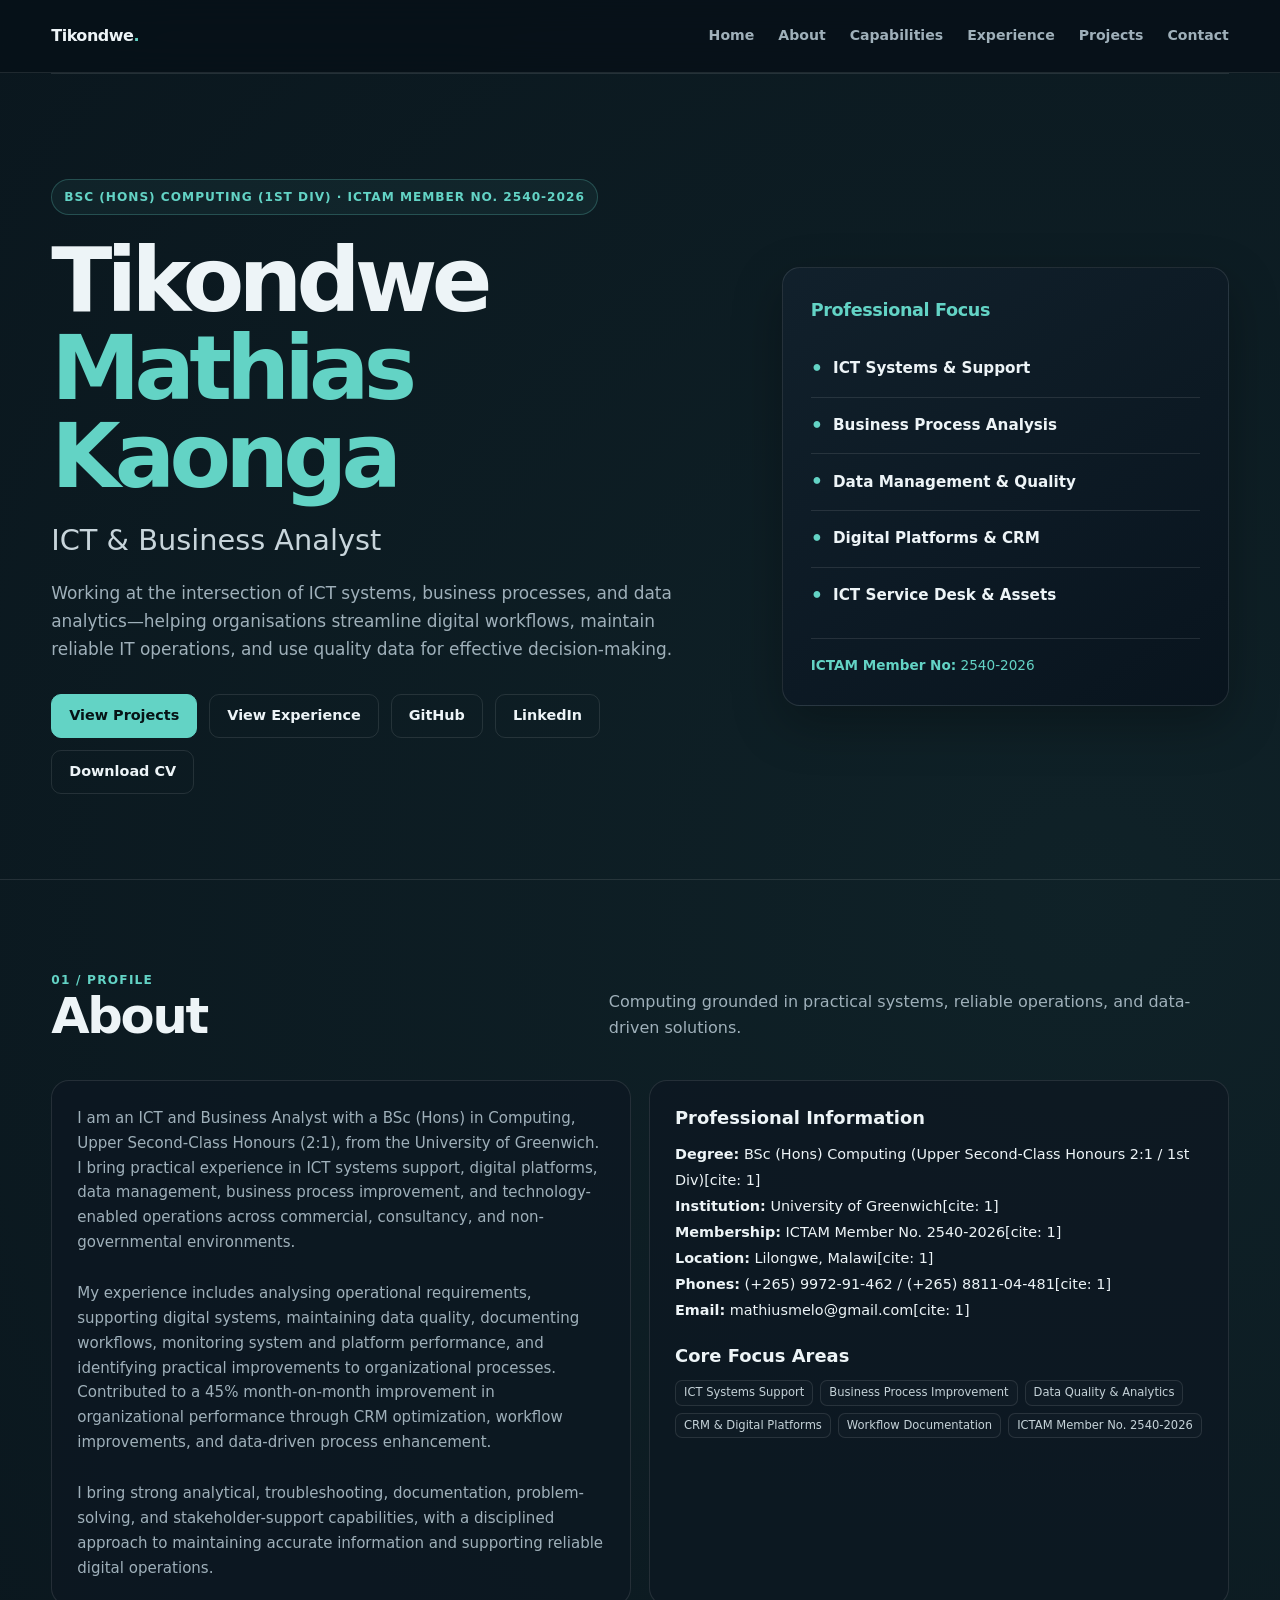
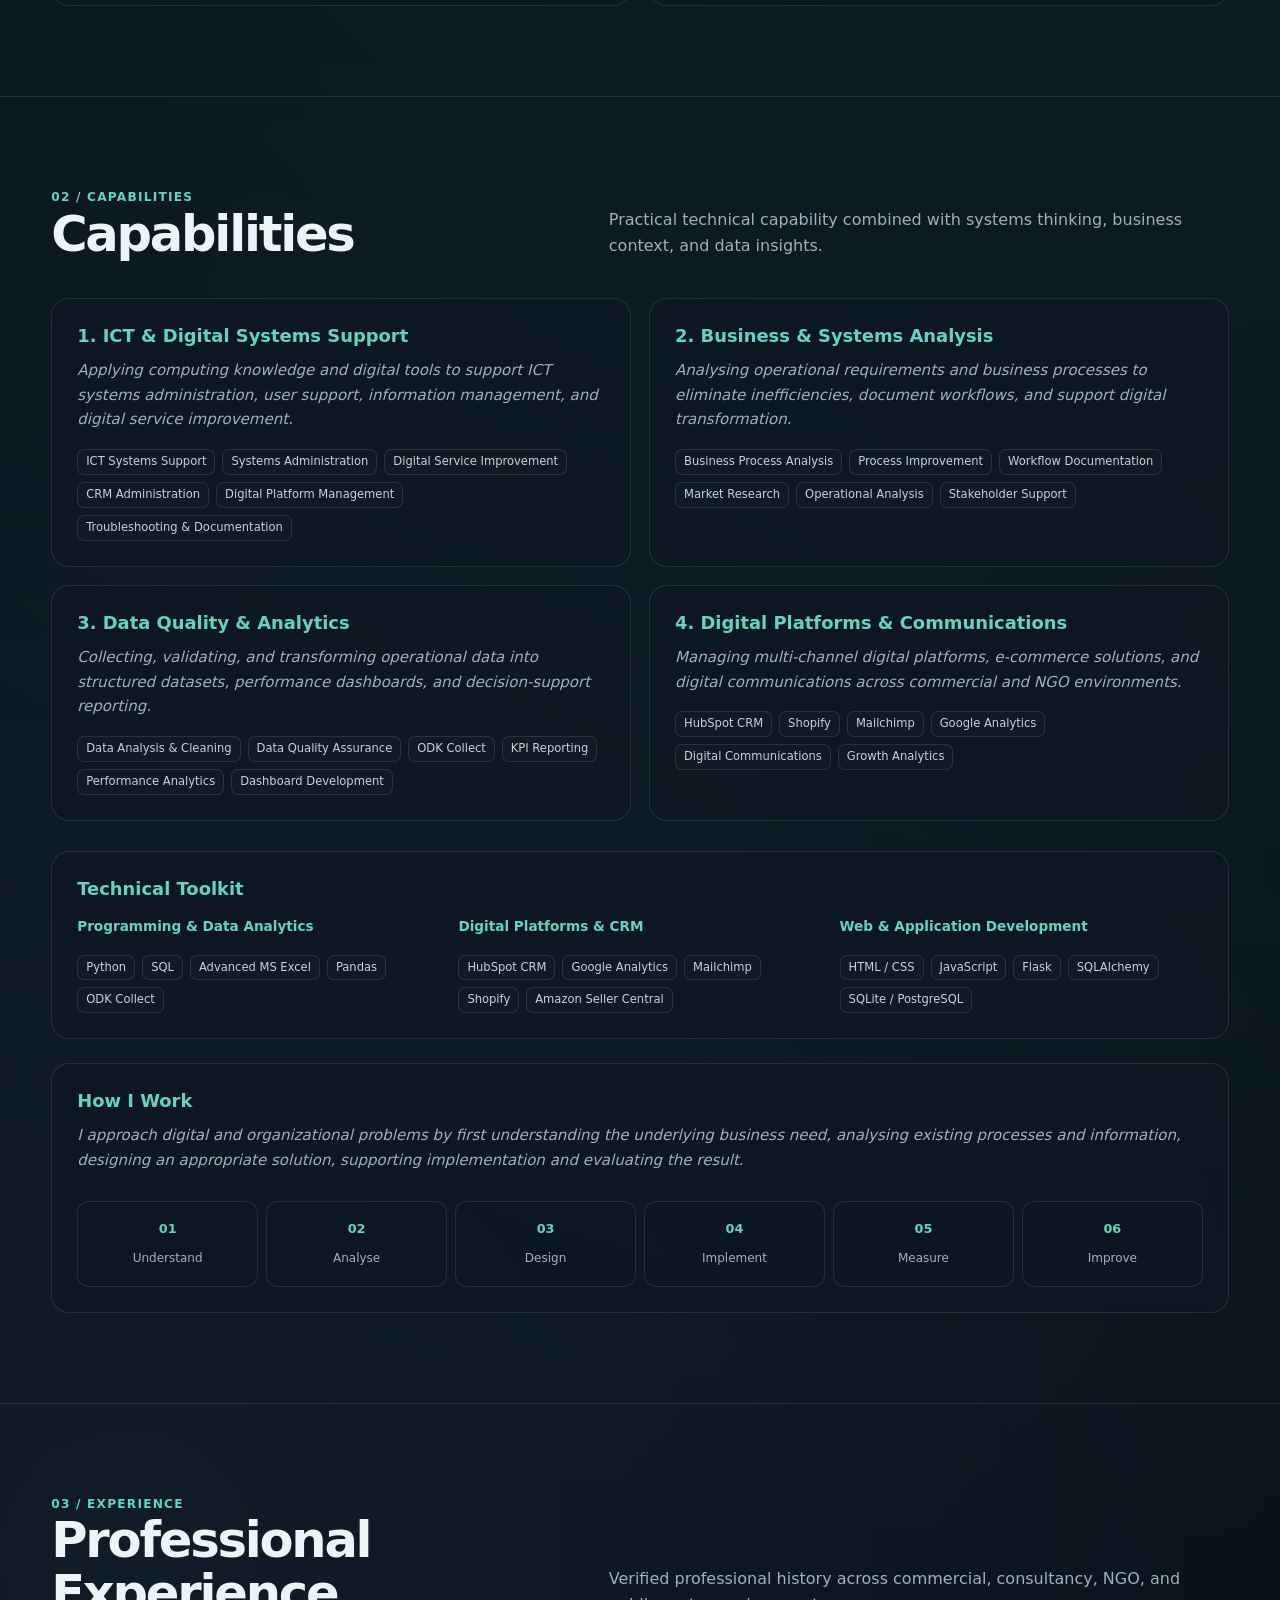
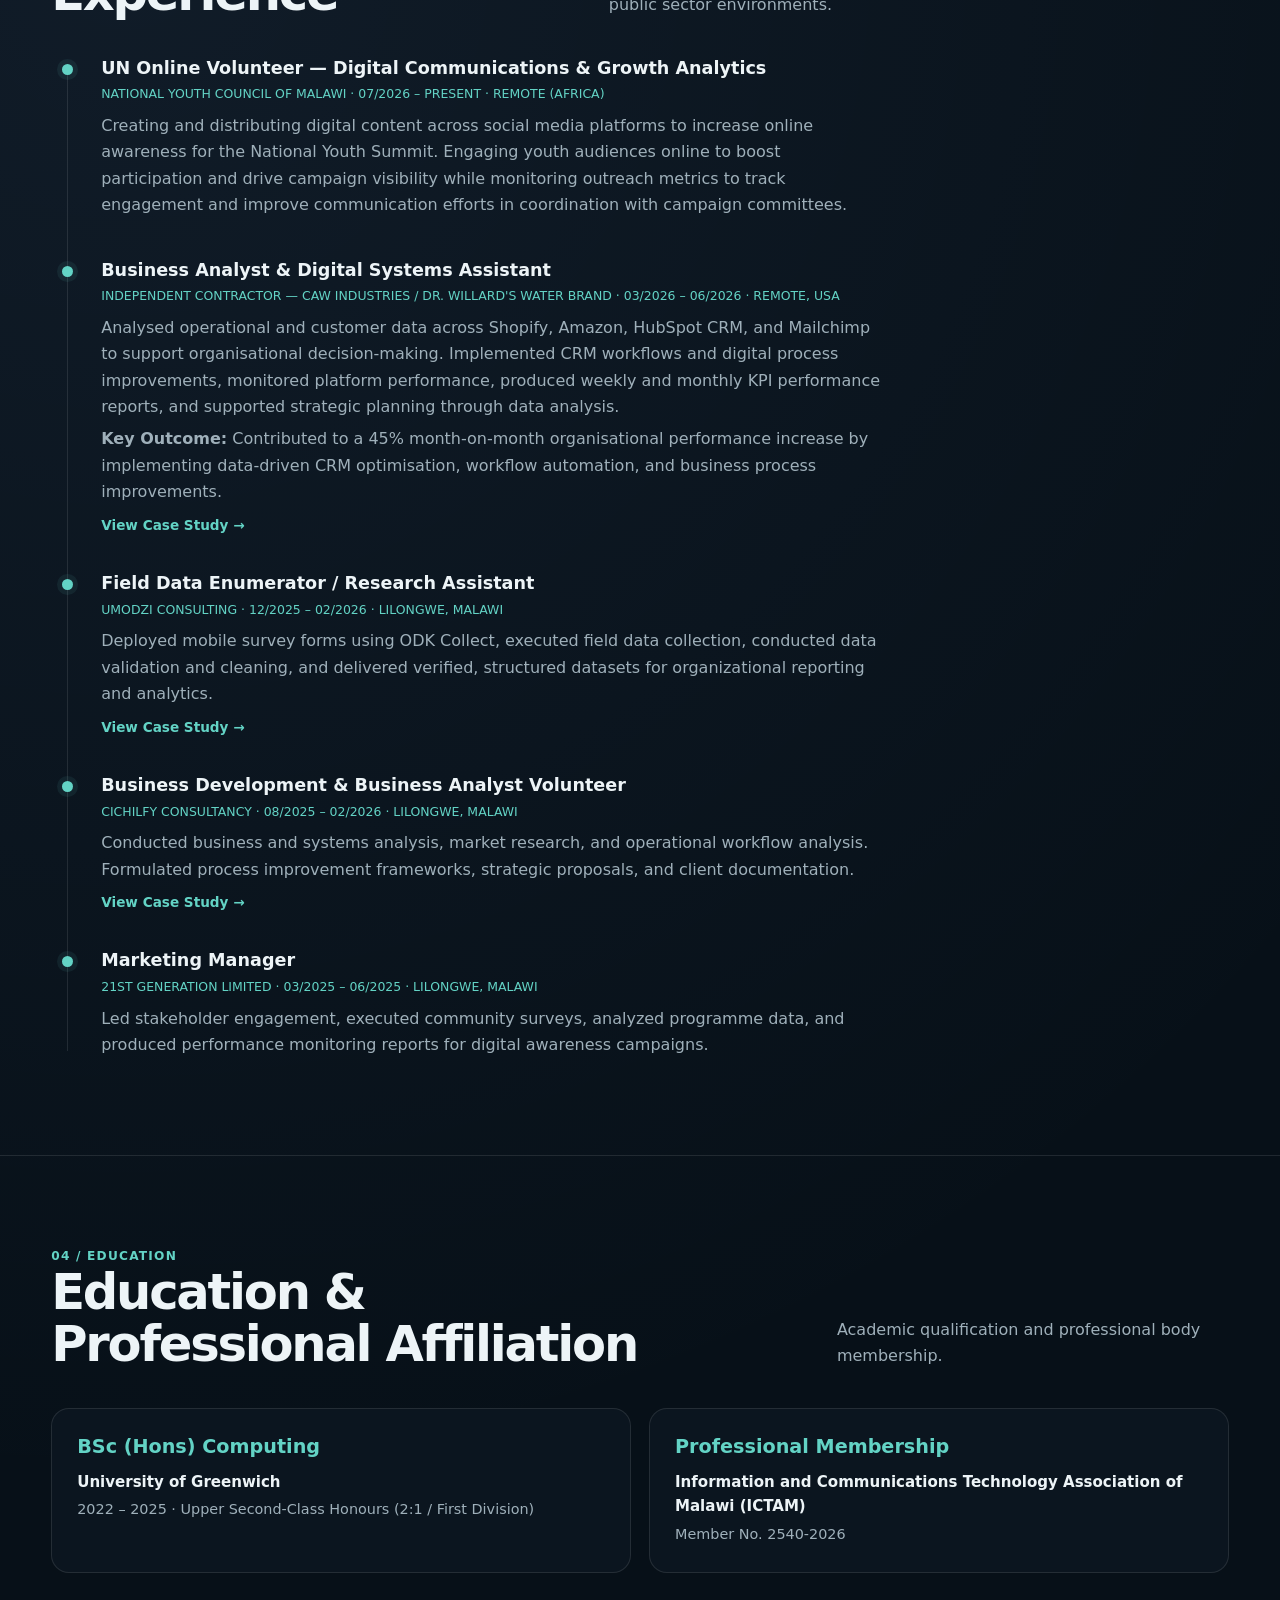
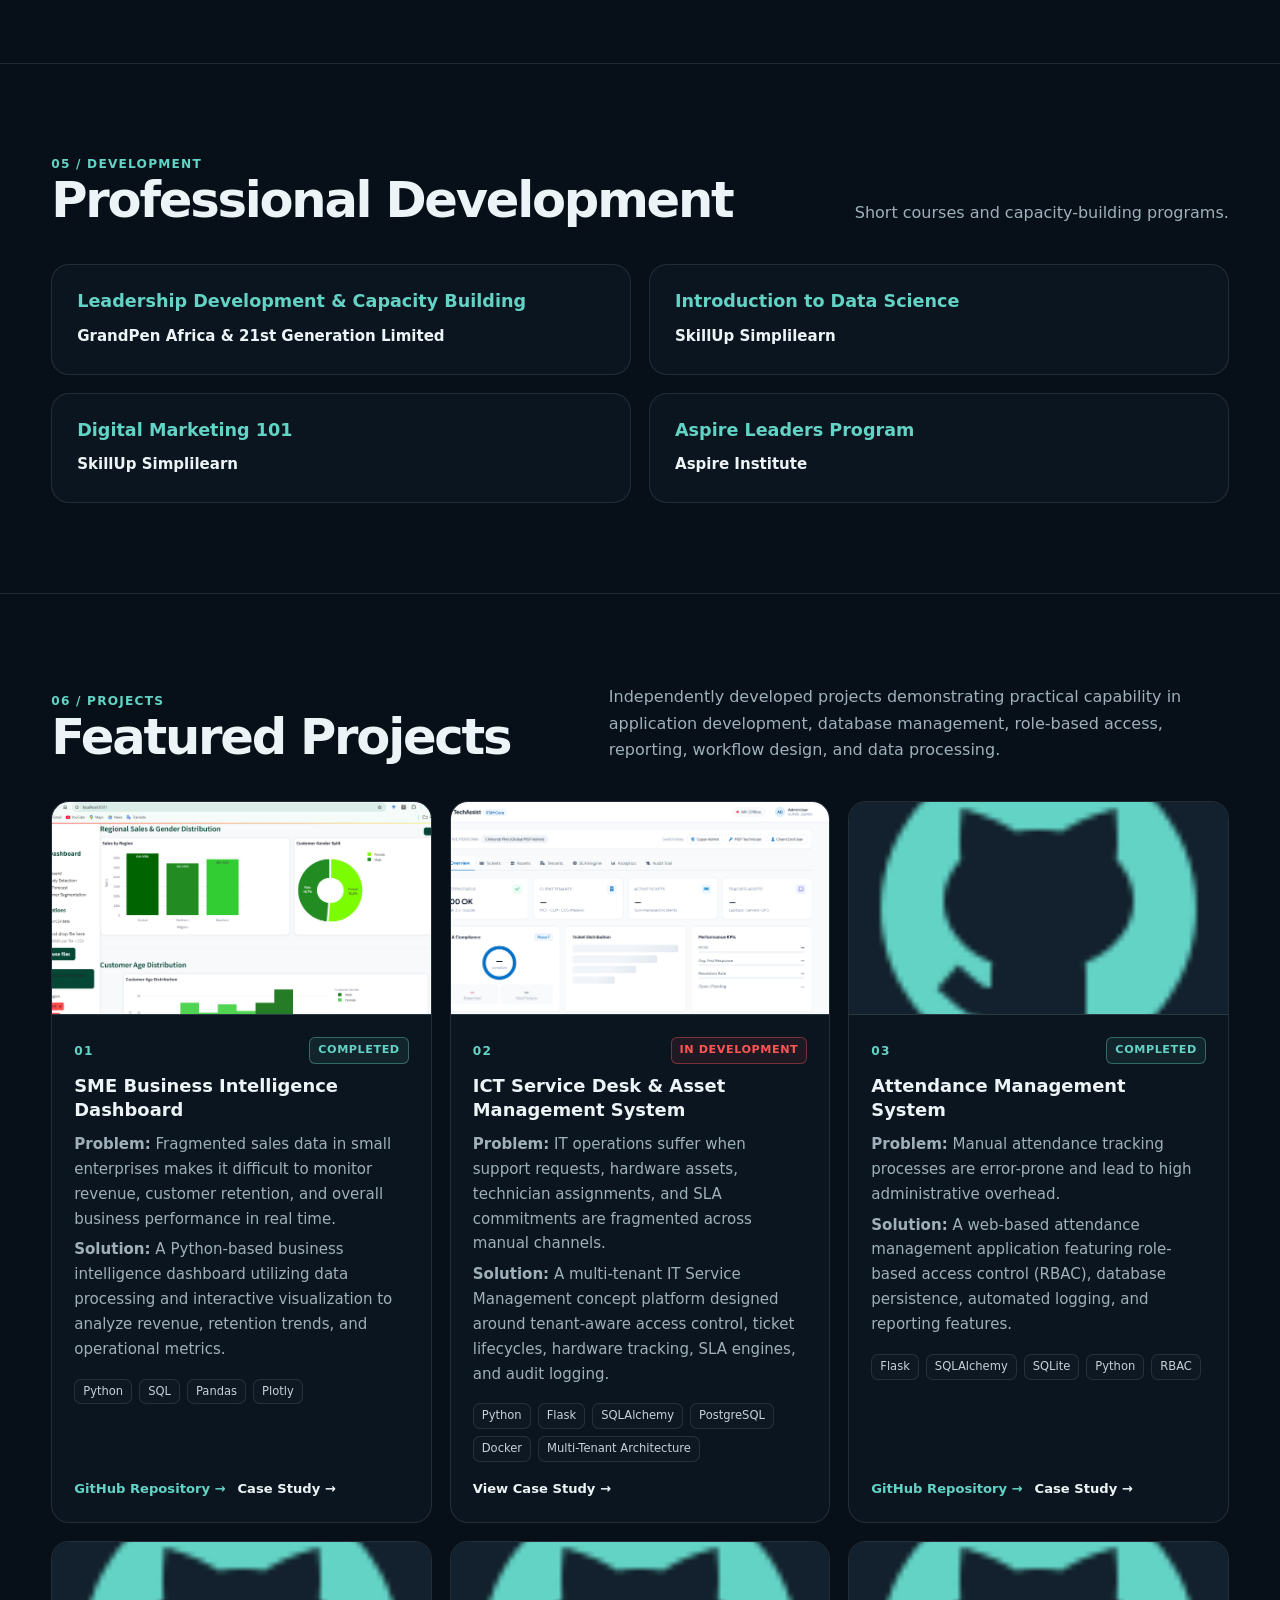
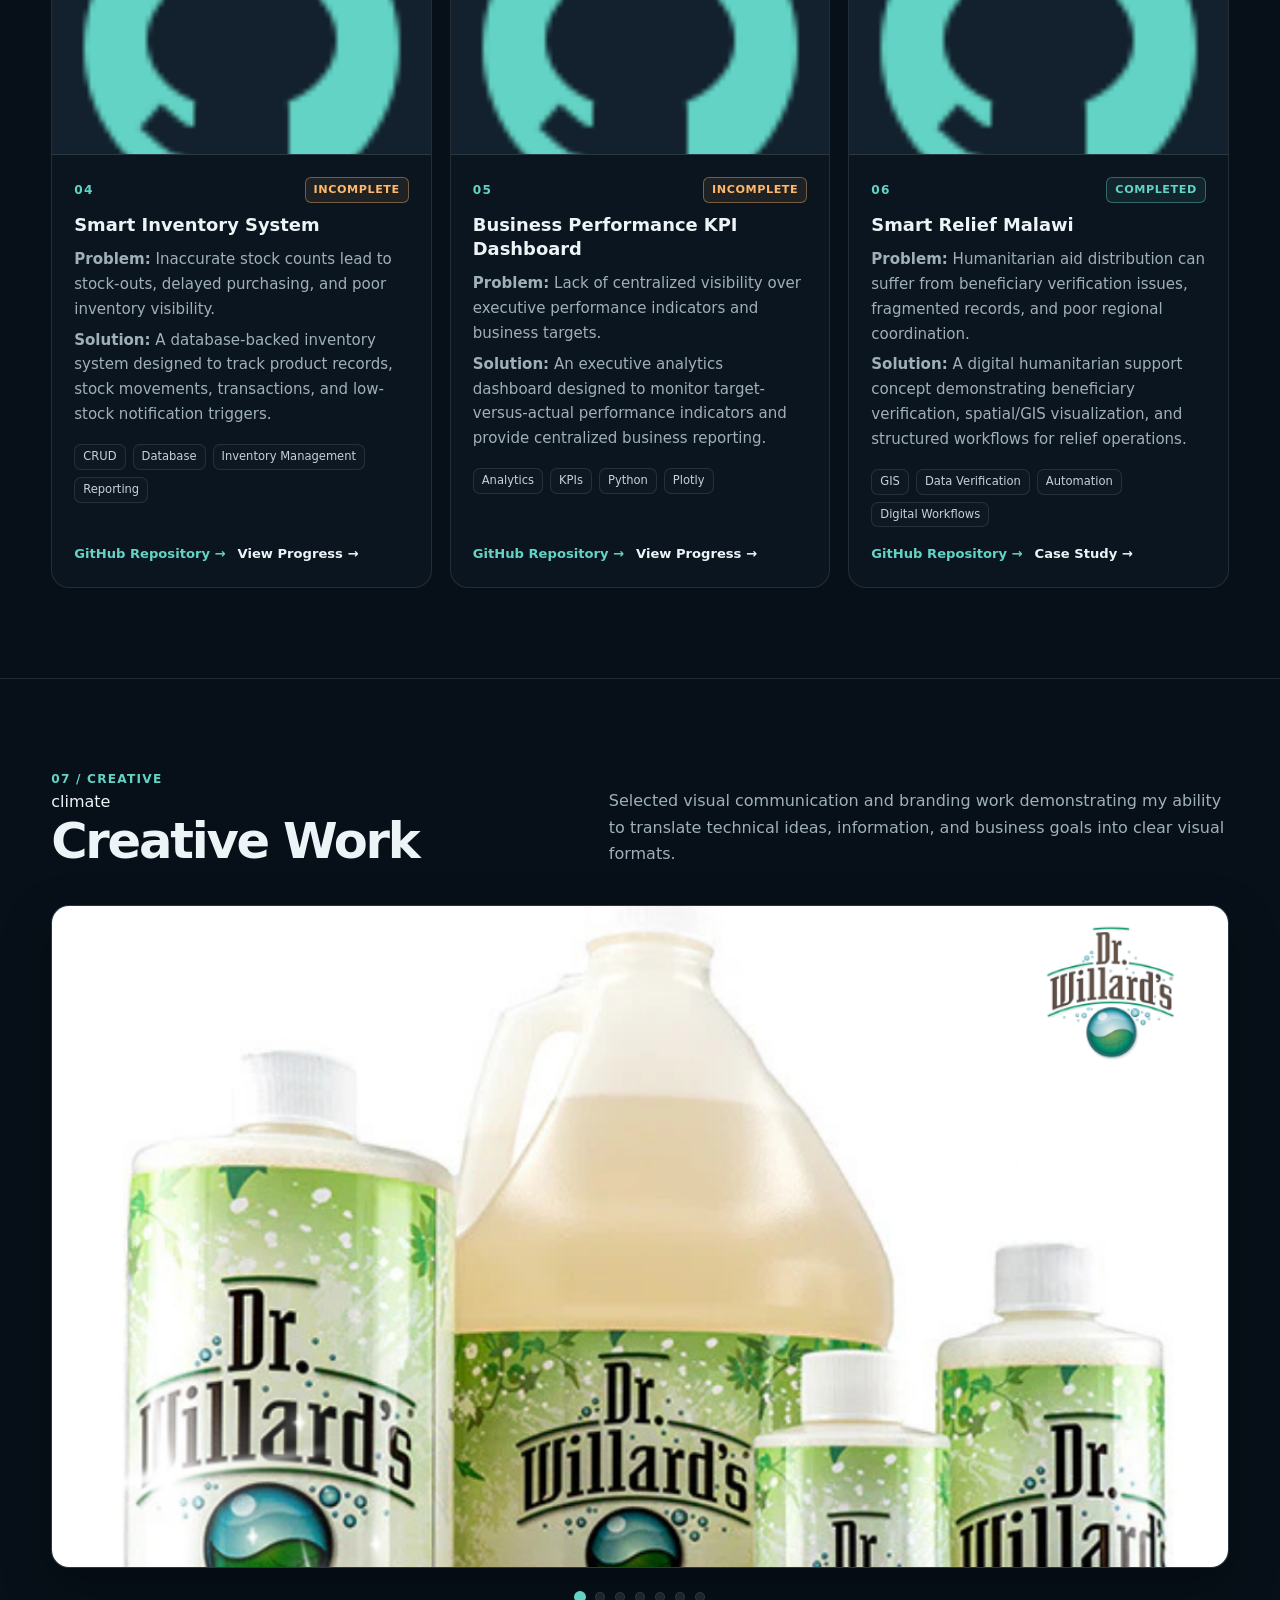
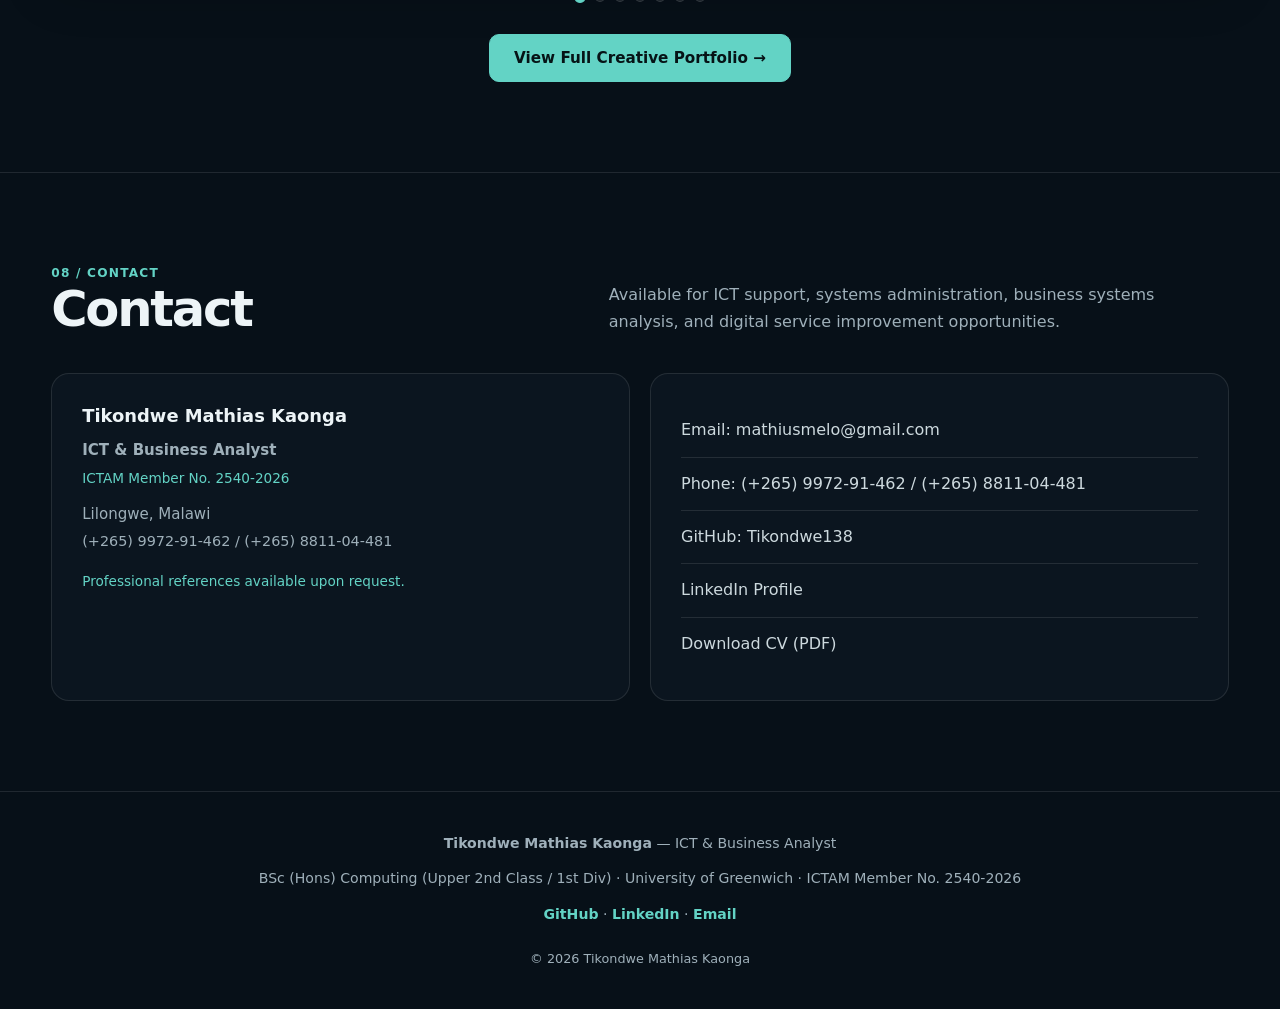
<file: index.html>
<!DOCTYPE html>
<html lang="en">
<head>
  <meta charset="UTF-8" />
  <meta name="viewport" content="width=device-width, initial-scale=1.0" />
  <meta name="description" content="Professional portfolio of Tikondwe Mathias Kaonga, an ICT & Business Analyst specialising in ICT systems support, business analysis, digital platforms, data management, and process improvement." />
  <meta name="author" content="Tikondwe Mathias Kaonga" />
  <title>Tikondwe Mathias Kaonga | ICT & Business Analyst</title>
  <link rel="stylesheet" href="css/style.css" />
</head>
<body>

<header class="nav">
  <div class="container nav-inner">
    <a class="brand" href="#home">Tikondwe<span>.</span></a>
    <button class="menu" aria-label="Open navigation">☰</button>
    <nav class="nav-links" id="navLinks">
      <a href="#home">Home</a>
      <a href="#about">About</a>
      <a href="#capabilities">Capabilities</a>
      <a href="#experience">Experience</a>
      <a href="#projects">Projects</a>
      <a href="#contact">Contact</a>
    </nav>
  </div>
</header>

<main id="home">
  <section class="hero container">
    <div>
      <div class="eyebrow">BSc (Hons) Computing (1st Div) · ICTAM Member No. 2540-2026</div>
      <h1>Tikondwe<br><span>Mathias Kaonga</span></h1>
      <h2>ICT & Business Analyst</h2>
      <p>
        Working at the intersection of ICT systems, business processes, and data analytics—helping organisations streamline digital workflows, maintain reliable IT operations, and use quality data for effective decision-making.
      </p>
      <div class="actions">
        <a class="btn primary" href="#projects">View Projects</a>
        <a class="btn" href="#experience">View Experience</a>
        <a class="btn" href="https://github.com/Tikondwe138" target="_blank" rel="noopener noreferrer">GitHub</a>
        <a class="btn" href="https://www.linkedin.com/in/tikondwe-k-3b1062323" target="_blank" rel="noopener noreferrer">LinkedIn</a>
        <a class="btn" href="assets/Tikondwe-Mathias-Kaonga-CV.pdf" target="_blank">Download CV</a>
      </div>
    </div>

    <aside class="hero-card">
      <h3>Professional Focus</h3>
      <ul>
        <li>ICT Systems & Support</li>
        <li>Business Process Analysis</li>
        <li>Data Management & Quality</li>
        <li>Digital Platforms & CRM</li>
        <li>ICT Service Desk & Assets</li>
      </ul>
      <div style="margin-top: 15px; padding-top: 15px; border-top: 1px solid var(--line); font-size: 0.85rem; color: var(--accent);">
        <strong>ICTAM Member No:</strong> 2540-2026
      </div>
    </aside>
  </section>

  <section id="about">
    <div class="container">
      <div class="section-head">
        <div><div class="number">01 / PROFILE</div><h2>About</h2></div>
        <p>Computing grounded in practical systems, reliable operations, and data-driven solutions.</p>
      </div>
      <div class="grid grid-2">
        <article class="card">
          <p>
            I am an ICT and Business Analyst with a BSc (Hons) in Computing, Upper Second-Class Honours (2:1), from the University of Greenwich. I bring practical experience in ICT systems support, digital platforms, data management, business process improvement, and technology-enabled operations across commercial, consultancy, and non-governmental environments.
          </p>
          <br>
          <p>
            My experience includes analysing operational requirements, supporting digital systems, maintaining data quality, documenting workflows, monitoring system and platform performance, and identifying practical improvements to organizational processes. Contributed to a 45% month-on-month improvement in organizational performance through CRM optimization, workflow improvements, and data-driven process enhancement.
          </p>
          <br>
          <p>
            I bring strong analytical, troubleshooting, documentation, problem-solving, and stakeholder-support capabilities, with a disciplined approach to maintaining accurate information and supporting reliable digital operations.
          </p>
        </article>
        <article class="card">
          <h3>Professional Information</h3>
          <ul style="list-style: none; padding: 0; margin: 12px 0 20px 0; font-size: 0.9rem; line-height: 1.8;">
            <li><strong>Degree:</strong> BSc (Hons) Computing (Upper Second-Class Honours 2:1 / 1st Div)[cite: 1]</li>
            <li><strong>Institution:</strong> University of Greenwich[cite: 1]</li>
            <li><strong>Membership:</strong> ICTAM Member No. 2540-2026[cite: 1]</li>
            <li><strong>Location:</strong> Lilongwe, Malawi[cite: 1]</li>
            <li><strong>Phones:</strong> (+265) 9972-91-462 / (+265) 8811-04-481[cite: 1]</li>
            <li><strong>Email:</strong> mathiusmelo@gmail.com[cite: 1]</li>
          </ul>
          <h3>Core Focus Areas</h3>
          <div class="tag-row" style="margin-top:12px">
            <span class="tag">ICT Systems Support</span>
            <span class="tag">Business Process Improvement</span>
            <span class="tag">Data Quality & Analytics</span>
            <span class="tag">CRM & Digital Platforms</span>
            <span class="tag">Workflow Documentation</span>
            <span class="tag">ICTAM Member No. 2540-2026</span>
          </div>
        </article>
      </div>
    </div>
  </section>

  <section id="capabilities">
    <div class="container">
      <div class="section-head">
        <div><div class="number">02 / CAPABILITIES</div><h2>Capabilities</h2></div>
        <p>Practical technical capability combined with systems thinking, business context, and data insights.</p>
      </div>
      
      <div class="grid grid-2" style="margin-bottom:30px">
        <!-- CAPABILITY 1 -->
        <article class="card">
          <h3 style="color:var(--accent)">1. ICT & Digital Systems Support</h3>
          <p style="margin-bottom:12px;font-style:italic;color:var(--muted)">Applying computing knowledge and digital tools to support ICT systems administration, user support, information management, and digital service improvement.</p>
          <div class="tag-row">
            <span class="tag">ICT Systems Support</span>
            <span class="tag">Systems Administration</span>
            <span class="tag">Digital Service Improvement</span>
            <span class="tag">CRM Administration</span>
            <span class="tag">Digital Platform Management</span>
            <span class="tag">Troubleshooting & Documentation</span>
          </div>
        </article>

        <!-- CAPABILITY 2 -->
        <article class="card">
          <h3 style="color:var(--accent)">2. Business & Systems Analysis</h3>
          <p style="margin-bottom:12px;font-style:italic;color:var(--muted)">Analysing operational requirements and business processes to eliminate inefficiencies, document workflows, and support digital transformation.</p>
          <div class="tag-row">
            <span class="tag">Business Process Analysis</span>
            <span class="tag">Process Improvement</span>
            <span class="tag">Workflow Documentation</span>
            <span class="tag">Market Research</span>
            <span class="tag">Operational Analysis</span>
            <span class="tag">Stakeholder Support</span>
          </div>
        </article>

        <!-- CAPABILITY 3 -->
        <article class="card">
          <h3 style="color:var(--accent)">3. Data Quality & Analytics</h3>
          <p style="margin-bottom:12px;font-style:italic;color:var(--muted)">Collecting, validating, and transforming operational data into structured datasets, performance dashboards, and decision-support reporting.</p>
          <div class="tag-row">
            <span class="tag">Data Analysis & Cleaning</span>
            <span class="tag">Data Quality Assurance</span>
            <span class="tag">ODK Collect</span>
            <span class="tag">KPI Reporting</span>
            <span class="tag">Performance Analytics</span>
            <span class="tag">Dashboard Development</span>
          </div>
        </article>

        <!-- CAPABILITY 4 -->
        <article class="card">
          <h3 style="color:var(--accent)">4. Digital Platforms & Communications</h3>
          <p style="margin-bottom:12px;font-style:italic;color:var(--muted)">Managing multi-channel digital platforms, e-commerce solutions, and digital communications across commercial and NGO environments.</p>
          <div class="tag-row">
            <span class="tag">HubSpot CRM</span>
            <span class="tag">Shopify</span>
            <span class="tag">Mailchimp</span>
            <span class="tag">Google Analytics</span>
            <span class="tag">Digital Communications</span>
            <span class="tag">Growth Analytics</span>
          </div>
        </article>
      </div>

      <!-- TECHNICAL SKILLS TOOLKIT -->
      <div class="card" style="margin-top:20px">
        <h3 style="margin-bottom:14px;color:var(--accent)">Technical Toolkit</h3>
        <div class="grid grid-3">
          <div>
            <strong style="display:block;font-size:0.85rem;color:var(--accent);margin-bottom:8px">Programming & Data Analytics</strong>
            <div class="tag-row">
              <span class="tag">Python</span>
              <span class="tag">SQL</span>
              <span class="tag">Advanced MS Excel</span>
              <span class="tag">Pandas</span>
              <span class="tag">ODK Collect</span>
            </div>
          </div>
          <div>
            <strong style="display:block;font-size:0.85rem;color:var(--accent);margin-bottom:8px">Digital Platforms & CRM</strong>
            <div class="tag-row">
              <span class="tag">HubSpot CRM</span>
              <span class="tag">Google Analytics</span>
              <span class="tag">Mailchimp</span>
              <span class="tag">Shopify</span>
              <span class="tag">Amazon Seller Central</span>
            </div>
          </div>
          <div>
            <strong style="display:block;font-size:0.85rem;color:var(--accent);margin-bottom:8px">Web & Application Development</strong>
            <div class="tag-row">
              <span class="tag">HTML / CSS</span>
              <span class="tag">JavaScript</span>
              <span class="tag">Flask</span>
              <span class="tag">SQLAlchemy</span>
              <span class="tag">SQLite / PostgreSQL</span>
            </div>
          </div>
        </div>
      </div>

      <!-- HOW I WORK SECTION -->
      <div class="card" style="margin-top:24px">
        <h3 style="margin-bottom:10px;color:var(--accent)">How I Work</h3>
        <p style="margin-bottom:20px;font-style:italic;color:var(--muted)">
          I approach digital and organizational problems by first understanding the underlying business need, analysing existing processes and information, designing an appropriate solution, supporting implementation and evaluating the result.
        </p>
        <div class="process">
          <div class="step"><strong>01</strong><span>Understand</span></div>
          <div class="step"><strong>02</strong><span>Analyse</span></div>
          <div class="step"><strong>03</strong><span>Design</span></div>
          <div class="step"><strong>04</strong><span>Implement</span></div>
          <div class="step"><strong>05</strong><span>Measure</span></div>
          <div class="step"><strong>06</strong><span>Improve</span></div>
        </div>
      </div>
    </div>
  </section>

  <section id="experience">
    <div class="container">
      <div class="section-head">
        <div><div class="number">03 / EXPERIENCE</div><h2>Professional Experience</h2></div>
        <p>Verified professional history across commercial, consultancy, NGO, and public sector environments.</p>
      </div>
      <div class="timeline">
        <!-- EXP 01 -->
        <article class="timeline-item">
          <h3>UN Online Volunteer — Digital Communications & Growth Analytics</h3>
          <div class="meta">NATIONAL YOUTH COUNCIL OF MALAWI · 07/2026 – PRESENT · REMOTE (AFRICA)</div>
          <p>Creating and distributing digital content across social media platforms to increase online awareness for the National Youth Summit. Engaging youth audiences online to boost participation and drive campaign visibility while monitoring outreach metrics to track engagement and improve communication efforts in coordination with campaign committees.</p>
        </article>

        <!-- EXP 02 -->
        <article class="timeline-item">
          <h3>Business Analyst & Digital Systems Assistant</h3>
          <div class="meta">INDEPENDENT CONTRACTOR — CAW INDUSTRIES / DR. WILLARD'S WATER BRAND · 03/2026 – 06/2026 · REMOTE, USA</div>
          <p>Analysed operational and customer data across Shopify, Amazon, HubSpot CRM, and Mailchimp to support organisational decision-making. Implemented CRM workflows and digital process improvements, monitored platform performance, produced weekly and monthly KPI performance reports, and supported strategic planning through data analysis.</p>
          <p><strong>Key Outcome:</strong> Contributed to a 45% month-on-month organisational performance increase by implementing data-driven CRM optimisation, workflow automation, and business process improvements.</p>
          <a href="case-studies/caw-industries.html" style="color:var(--accent);font-weight:700;font-size:0.85rem">View Case Study →</a>
        </article>

        <!-- EXP 03 -->
        <article class="timeline-item">
          <h3>Field Data Enumerator / Research Assistant</h3>
          <div class="meta">UMODZI CONSULTING · 12/2025 – 02/2026 · LILONGWE, MALAWI</div>
          <p>Deployed mobile survey forms using ODK Collect, executed field data collection, conducted data validation and cleaning, and delivered verified, structured datasets for organizational reporting and analytics.</p>
          <a href="case-studies/umodzi-data-quality.html" style="color:var(--accent);font-weight:700;font-size:0.85rem">View Case Study →</a>
        </article>

        <!-- EXP 04 -->
        <article class="timeline-item">
          <h3>Business Development & Business Analyst Volunteer</h3>
          <div class="meta">CICHILFY CONSULTANCY · 08/2025 – 02/2026 · LILONGWE, MALAWI</div>
          <p>Conducted business and systems analysis, market research, and operational workflow analysis. Formulated process improvement frameworks, strategic proposals, and client documentation.</p>
          <a href="case-studies/cichlify-business-analysis.html" style="color:var(--accent);font-weight:700;font-size:0.85rem">View Case Study →</a>
        </article>

        <!-- EXP 05 -->
        <article class="timeline-item">
          <h3>Marketing Manager</h3>
          <div class="meta">21ST GENERATION LIMITED · 03/2025 – 06/2025 · LILONGWE, MALAWI</div>
          <p>Led stakeholder engagement, executed community surveys, analyzed programme data, and produced performance monitoring reports for digital awareness campaigns.</p>
        </article>
      </div>
    </div>
  </section>

  <section id="education">
    <div class="container">
      <div class="section-head">
        <div><div class="number">04 / EDUCATION</div><h2>Education & Professional Affiliation</h2></div>
        <p>Academic qualification and professional body membership.</p>
      </div>
      <div class="grid grid-2">
        <div class="card">
          <h3 style="font-size:1.2rem;color:var(--accent)">BSc (Hons) Computing</h3>
          <p style="color:var(--text);font-weight:600">University of Greenwich</p>
          <p style="color:var(--muted);font-size:0.9rem;margin-top:4px">2022 – 2025 · Upper Second-Class Honours (2:1 / First Division)</p>
        </div>
        <div class="card">
          <h3 style="font-size:1.2rem;color:var(--accent)">Professional Membership</h3>
          <p style="color:var(--text);font-weight:600">Information and Communications Technology Association of Malawi (ICTAM)</p>
          <p style="color:var(--muted);font-size:0.9rem;margin-top:4px">Member No. 2540-2026</p>
        </div>
      </div>
    </div>
  </section>

  <section id="certifications">
    <div class="container">
      <div class="section-head">
        <div><div class="number">05 / DEVELOPMENT</div><h2>Professional Development</h2></div>
        <p>Short courses and capacity-building programs.</p>
      </div>
      <div class="grid grid-2">
        <article class="card">
          <h3 style="font-size:1.1rem;color:var(--accent)">Leadership Development & Capacity Building</h3>
          <p style="color:var(--text);font-weight:600">GrandPen Africa & 21st Generation Limited</p>
        </article>
        <article class="card">
          <h3 style="font-size:1.1rem;color:var(--accent)">Introduction to Data Science</h3>
          <p style="color:var(--text);font-weight:600">SkillUp Simplilearn</p>
        </article>
        <article class="card">
          <h3 style="font-size:1.1rem;color:var(--accent)">Digital Marketing 101</h3>
          <p style="color:var(--text);font-weight:600">SkillUp Simplilearn</p>
        </article>
        <article class="card">
          <h3 style="font-size:1.1rem;color:var(--accent)">Aspire Leaders Program</h3>
          <p style="color:var(--text);font-weight:600">Aspire Institute</p>
        </article>
      </div>
    </div>
  </section>

  <section id="projects">
    <div class="container">
      <div class="section-head">
        <div><div class="number">06 / PROJECTS</div><h2>Featured Projects</h2></div>
        <p>Independently developed projects demonstrating practical capability in application development, database management, role-based access, reporting, workflow design, and data processing.</p>
      </div>

      <div class="grid grid-3">
        <!-- PROJECT 01 -->
        <article class="card project-card">
          <div class="project-image">
            <img src="assets/projects/sme-bi-dashboard.png" alt="SME Business Intelligence Dashboard showing revenue and customer retention analytics" loading="lazy" />
          </div>
          <div class="project-body">
            <div class="project-meta">
              <div class="number">01</div>
              <span class="project-status completed">COMPLETED</span>
            </div>
            <h3>SME Business Intelligence Dashboard</h3>
            <p><strong>Problem:</strong> Fragmented sales data in small enterprises makes it difficult to monitor revenue, customer retention, and overall business performance in real time.</p>
            <p style="margin-top:6px"><strong>Solution:</strong> A Python-based business intelligence dashboard utilizing data processing and interactive visualization to analyze revenue, retention trends, and operational metrics.</p>
            <div class="tag-row">
              <span class="tag">Python</span>
              <span class="tag">SQL</span>
              <span class="tag">Pandas</span>
              <span class="tag">Plotly</span>
            </div>
            <div class="project-actions">
              <a href="https://github.com/Tikondwe138/bi-dashboard-sme" target="_blank" rel="noopener noreferrer">GitHub Repository →</a>
              <a href="projects/sme-bi-dashboard.html" class="secondary-action">Case Study →</a>
            </div>
          </div>
        </article>

        <!-- PROJECT 02 -->
        <article class="card project-card">
          <div class="project-image">
            <img src="assets/projects/nico-techassist-itsm.png" alt="ICT Service Desk & Asset Management System concept platform" loading="lazy" />
          </div>
          <div class="project-body">
            <div class="project-meta">
              <div class="number">02</div>
              <span class="project-status in-development">IN DEVELOPMENT</span>
            </div>
            <h3>ICT Service Desk & Asset Management System</h3>
            <p><strong>Problem:</strong> IT operations suffer when support requests, hardware assets, technician assignments, and SLA commitments are fragmented across manual channels.</p>
            <p style="margin-top:6px"><strong>Solution:</strong> A multi-tenant IT Service Management concept platform designed around tenant-aware access control, ticket lifecycles, hardware tracking, SLA engines, and audit logging.</p>
            <div class="tag-row">
              <span class="tag">Python</span>
              <span class="tag">Flask</span>
              <span class="tag">SQLAlchemy</span>
              <span class="tag">PostgreSQL</span>
              <span class="tag">Docker</span>
              <span class="tag">Multi-Tenant Architecture</span>
            </div>
            <div class="project-actions">
              <a href="projects/nico-techassist-itsm.html" class="secondary-action">View Case Study →</a>
            </div>
          </div>
        </article>

        <!-- PROJECT 03 -->
        <article class="card project-card">
          <div class="project-image">
            <img src="assets/projects/attendance-system.png" alt="Attendance Management System portal and logs" loading="lazy" />
          </div>
          <div class="project-body">
            <div class="project-meta">
              <div class="number">03</div>
              <span class="project-status completed">COMPLETED</span>
            </div>
            <h3>Attendance Management System</h3>
            <p><strong>Problem:</strong> Manual attendance tracking processes are error-prone and lead to high administrative overhead.</p>
            <p style="margin-top:6px"><strong>Solution:</strong> A web-based attendance management application featuring role-based access control (RBAC), database persistence, automated logging, and reporting features.</p>
            <div class="tag-row">
              <span class="tag">Flask</span>
              <span class="tag">SQLAlchemy</span>
              <span class="tag">SQLite</span>
              <span class="tag">Python</span>
              <span class="tag">RBAC</span>
            </div>
            <div class="project-actions">
              <a href="https://github.com/Tikondwe138/attendance-app" target="_blank" rel="noopener noreferrer">GitHub Repository →</a>
              <a href="projects/attendance-system.html" class="secondary-action">Case Study →</a>
            </div>
          </div>
        </article>

        <!-- PROJECT 04 -->
        <article class="card project-card">
          <div class="project-image">
            <img src="assets/projects/smart-inventory.png" alt="Smart Inventory System stock monitoring screen" loading="lazy" />
          </div>
          <div class="project-body">
            <div class="project-meta">
              <div class="number">04</div>
              <span class="project-status incomplete">INCOMPLETE</span>
            </div>
            <h3>Smart Inventory System</h3>
            <p><strong>Problem:</strong> Inaccurate stock counts lead to stock-outs, delayed purchasing, and poor inventory visibility.</p>
            <p style="margin-top:6px"><strong>Solution:</strong> A database-backed inventory system designed to track product records, stock movements, transactions, and low-stock notification triggers.</p>
            <div class="tag-row">
              <span class="tag">CRUD</span>
              <span class="tag">Database</span>
              <span class="tag">Inventory Management</span>
              <span class="tag">Reporting</span>
            </div>
            <div class="project-actions">
              <a href="https://github.com/Tikondwe138/smart-inventory-system" target="_blank" rel="noopener noreferrer">GitHub Repository →</a>
              <a href="projects/inventory-system.html" class="secondary-action">View Progress →</a>
            </div>
          </div>
        </article>

        <!-- PROJECT 05 -->
        <article class="card project-card">
          <div class="project-image">
            <img src="assets/projects/business-kpi-dashboard.png" alt="Business Performance KPI Dashboard" loading="lazy" />
          </div>
          <div class="project-body">
            <div class="project-meta">
              <div class="number">05</div>
              <span class="project-status incomplete">INCOMPLETE</span>
            </div>
            <h3>Business Performance KPI Dashboard</h3>
            <p><strong>Problem:</strong> Lack of centralized visibility over executive performance indicators and business targets.</p>
            <p style="margin-top:6px"><strong>Solution:</strong> An executive analytics dashboard designed to monitor target-versus-actual performance indicators and provide centralized business reporting.</p>
            <div class="tag-row">
              <span class="tag">Analytics</span>
              <span class="tag">KPIs</span>
              <span class="tag">Python</span>
              <span class="tag">Plotly</span>
            </div>
            <div class="project-actions">
              <a href="https://github.com/Tikondwe138/business-performance-kpi-dashboard" target="_blank" rel="noopener noreferrer">GitHub Repository →</a>
              <a href="projects/kpi-dashboard.html" class="secondary-action">View Progress →</a>
            </div>
          </div>
        </article>

        <!-- PROJECT 06 -->
        <article class="card project-card">
          <div class="project-image">
            <img src="assets/projects/smart-relief-malawi.png" alt="Smart Relief Malawi humanitarian GIS map and beneficiary verification concept" loading="lazy" />
          </div>
          <div class="project-body">
            <div class="project-meta">
              <div class="number">06</div>
              <span class="project-status completed">COMPLETED</span>
            </div>
            <h3>Smart Relief Malawi</h3>
            <p><strong>Problem:</strong> Humanitarian aid distribution can suffer from beneficiary verification issues, fragmented records, and poor regional coordination.</p>
            <p style="margin-top:6px"><strong>Solution:</strong> A digital humanitarian support concept demonstrating beneficiary verification, spatial/GIS visualization, and structured workflows for relief operations.</p>
            <div class="tag-row">
              <span class="tag">GIS</span>
              <span class="tag">Data Verification</span>
              <span class="tag">Automation</span>
              <span class="tag">Digital Workflows</span>
            </div>
            <div class="project-actions">
              <a href="https://github.com/Tikondwe138/smart-relief-malawi" target="_blank" rel="noopener noreferrer">GitHub Repository →</a>
              <a href="projects/smart-relief.html" class="secondary-action">Case Study →</a>
            </div>
          </div>
        </article>
      </div>
    </div>
  </section>

  <section id="creative">
    <div class="container">
      <div class="section-head">
        <div><div class="number">07 / CREATIVE</div> climate<h2>Creative Work</h2></div>
        <p>Selected visual communication and branding work demonstrating my ability to translate technical ideas, information, and business goals into clear visual formats.</p>
      </div>

      <div class="creative-showcase">
        <div class="creative-slideshow" aria-label="Creative work showcase">
          <div class="creative-slide active">
            <img src="assets/creative/creative-01.jpg" alt="Mmera Pure Soya Brand Identity and Packaging Design" />
          </div>
          <div class="creative-slide">
            <img src="assets/creative/creative-02.jpg" alt="Digital Media Campaign Materials and Posters" />
          </div>
          <div class="creative-slide">
            <img src="assets/creative/creative-03.jpg" alt="Information and Service Package Card Presentation" />
          </div>
          <div class="creative-slide">
            <img src="assets/creative/creative-04.jpg" alt="Social Media Graphic Assets and Banners" />
          </div>
          <div class="creative-slide">
            <img src="assets/creative/creative-05.jpg" alt="Product Packaging Mockups and Labels" />
          </div>
          <div class="creative-slide">
            <img src="assets/creative/creative-06.jpg" alt="Corporate Visual Presentation Slides" />
          </div>
          <div class="creative-slide">
            <img src="assets/creative/creative-07.jpg" alt="Brand Identity Guidelines and Style Sheets" />
          </div>
        </div>

        <div class="creative-indicators" aria-label="Slideshow slide indicators">
          <span class="creative-dot active" aria-label="Go to slide 1"></span>
          <span class="creative-dot" aria-label="Go to slide 2"></span>
          <span class="creative-dot" aria-label="Go to slide 3"></span>
          <span class="creative-dot" aria-label="Go to slide 4"></span>
          <span class="creative-dot" aria-label="Go to slide 5"></span>
          <span class="creative-dot" aria-label="Go to slide 6"></span>
          <span class="creative-dot" aria-label="Go to slide 7"></span>
        </div>

        <div class="creative-cta">
          <a href="https://drive.google.com/drive/folders/17m08boR27YiG8hWuVqrGfaug-TxGYiR2?usp=drive_link" target="_blank" rel="noopener noreferrer" class="btn primary">
            View Full Creative Portfolio →
          </a>
        </div>
      </div>
    </div>
  </section>

  <section id="contact">
    <div class="container">
      <div class="section-head">
        <div><div class="number">08 / CONTACT</div><h2>Contact</h2></div>
        <p>Available for ICT support, systems administration, business systems analysis, and digital service improvement opportunities.</p>
      </div>
      <div class="contact">
        <div class="card contact-box">
          <h3>Tikondwe Mathias Kaonga</h3>
          <p style="margin-top:8px;font-weight:600">ICT & Business Analyst</p>
          <p style="margin-top:4px;font-size:0.85rem;color:var(--accent)">ICTAM Member No. 2540-2026</p>
          <p style="margin-top:12px;color:var(--muted)">Lilongwe, Malawi</p>
          <p style="margin-top:4px;color:var(--muted);font-size:0.9rem">(+265) 9972-91-462 / (+265) 8811-04-481</p>
          <p style="margin-top:16px;font-size:0.85rem;color:var(--accent)">Professional references available upon request.</p>
        </div>
        <div class="card contact-box">
          <a class="contact-link" href="mailto:mathiusmelo@gmail.com">Email: mathiusmelo@gmail.com</a>
          <a class="contact-link" href="tel:+265997291462">Phone: (+265) 9972-91-462 / (+265) 8811-04-481</a>
          <a class="contact-link" href="https://github.com/Tikondwe138" target="_blank" rel="noopener noreferrer">GitHub: Tikondwe138</a>
          <a class="contact-link" href="https://www.linkedin.com/in/tikondwe-k-3b1062323" target="_blank" rel="noopener noreferrer">LinkedIn Profile</a>
          <a class="contact-link" href="assets/Tikondwe-Mathias-Kaonga-CV.pdf" target="_blank">Download CV (PDF)</a>
        </div>
      </div>
    </div>
  </section>
</main>

<!-- LIGHTBOX MODAL -->
<div id="lightbox" style="display:none;position:fixed;top:0;left:0;width:100%;height:100%;background:rgba(0,0,0,0.85);z-index:200;align-items:center;justify-content:center;padding:20px" onclick="closeLightbox()">
  <div style="background:var(--surface);border:1px solid var(--line);border-radius:var(--radius);padding:30px;max-width:500px;width:100%;position:relative" onclick="event.stopPropagation()">
    <button onclick="closeLightbox()" style="position:absolute;top:15px;right:15px;background:none;border:none;color:var(--text);font-size:1.4rem;cursor:pointer">×</button>
    <h3 id="lbTitle" style="color:var(--accent);margin-bottom:8px"></h3>
    <p id="lbCat" style="font-size:0.85rem;color:var(--muted);margin-bottom:12px;font-weight:600"></p>
    <p id="lbDesc" style="font-size:0.95rem;margin-bottom:14px;color:var(--text)"></p>
    <p id="lbMeta" style="font-size:0.82rem;color:var(--accent)"></p>
  </div>
</div>

<footer>
  <div class="container footer-inner">
    <div><strong>Tikondwe Mathias Kaonga</strong> — ICT & Business Analyst</div>
    <div>BSc (Hons) Computing (Upper 2nd Class / 1st Div) · University of Greenwich · ICTAM Member No. 2540-2026</div>
    <div>
      <a href="https://github.com/Tikondwe138" target="_blank" rel="noopener noreferrer">GitHub</a> · 
      <a href="https://www.linkedin.com/in/tikondwe-k-3b1062323" target="_blank" rel="noopener noreferrer">LinkedIn</a> · 
      <a href="mailto:mathiusmelo@gmail.com">Email</a>
    </div>
    <div style="margin-top:10px;font-size:0.8rem">© 2026 Tikondwe Mathias Kaonga</div>
  </div>
</footer>

<script src="js/main.js"></script>
</body>
</html>
</file>
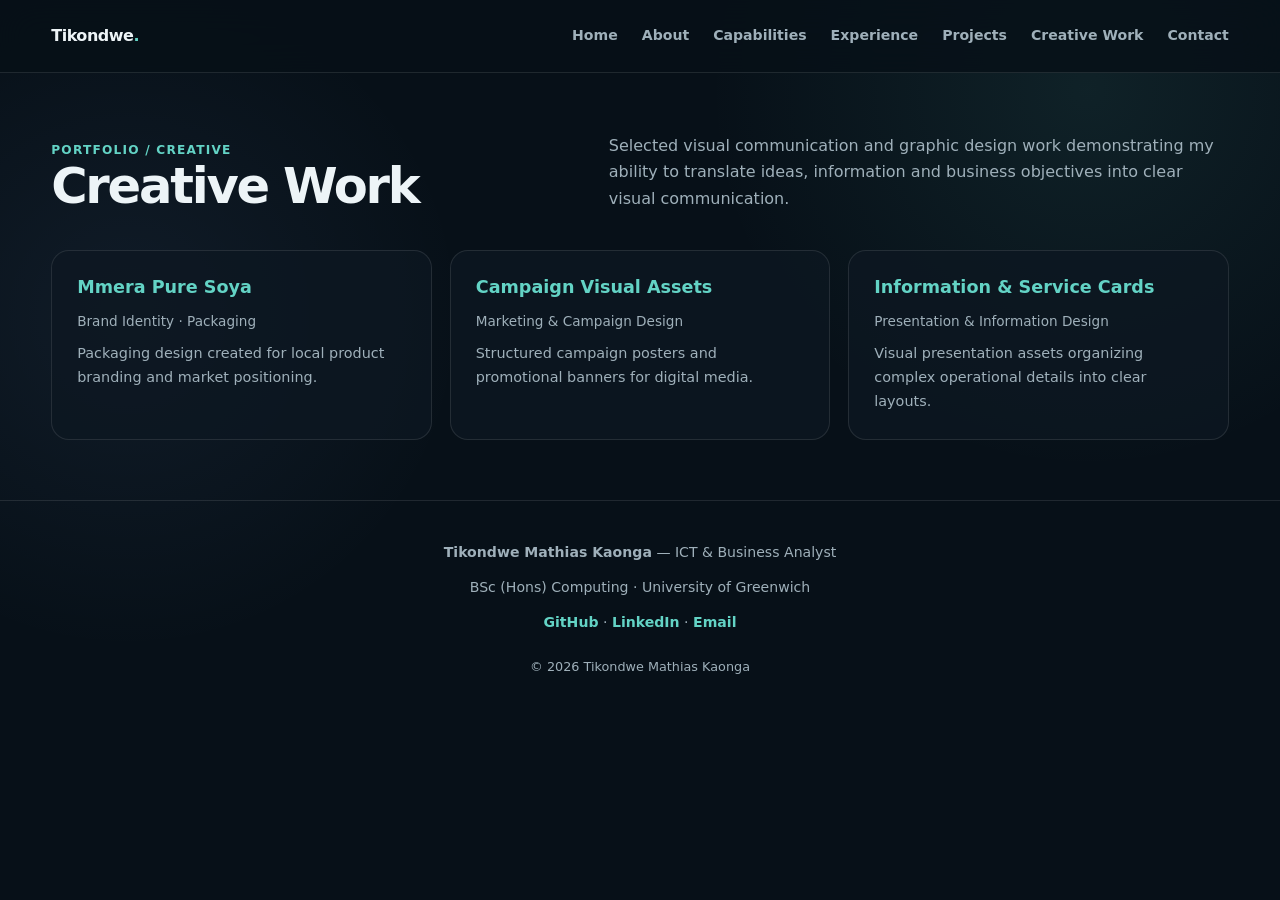
<file: creative/index.html>
<!DOCTYPE html>
<html lang="en">
<head>
  <meta charset="UTF-8" />
  <meta name="viewport" content="width=device-width, initial-scale=1.0" />
  <meta name="description" content="Creative Work & Graphic Design Portfolio of Tikondwe Mathias Kaonga — ICT & Business Analyst" />
  <meta name="author" content="Tikondwe Mathias Kaonga" />
  <title>Creative Work | Tikondwe Mathias Kaonga</title>
  <link rel="stylesheet" href="../css/style.css" />
</head>
<body>

<header class="nav">
  <div class="container nav-inner">
    <a class="brand" href="../index.html#home">Tikondwe<span>.</span></a>
    <button class="menu" aria-label="Open navigation">☰</button>
    <nav class="nav-links" id="navLinks">
      <a href="../index.html#home">Home</a>
      <a href="../index.html#about">About</a>
      <a href="../index.html#capabilities">Capabilities</a>
      <a href="../index.html#experience">Experience</a>
      <a href="../index.html#projects">Projects</a>
      <a href="index.html">Creative Work</a>
      <a href="../index.html#contact">Contact</a>
    </nav>
  </div>
</header>

<main class="container" style="padding:60px 0">
  <div class="section-head">
    <div><div class="number">PORTFOLIO / CREATIVE</div><h2>Creative Work</h2></div>
    <p>Selected visual communication and graphic design work demonstrating my ability to translate ideas, information and business objectives into clear visual communication.</p>
  </div>

  <div class="grid grid-3">
    <article class="card creative-card" onclick="openLightbox('Mmera Pure Soya Packaging Design', 'Brand Identity & Packaging', 'Brand identity and packaging visual design for a Malawi-based local food product.', 'Role: Brand / Graphic Designer | Tools: Canva / Photoshop')">
      <h3 style="font-size:1.1rem;color:var(--accent)">Mmera Pure Soya</h3>
      <p style="font-size:0.85rem;color:var(--muted);margin-top:4px">Brand Identity · Packaging</p>
      <p style="font-size:0.9rem;margin-top:10px">Packaging design created for local product branding and market positioning.</p>
    </article>

    <article class="card creative-card" onclick="openLightbox('Digital Campaign Materials', 'Marketing & Campaign Design', 'Visual campaign assets created for online promotional reach.', 'Role: Graphic Designer | Tools: Canva / Digital Design Suite')">
      <h3 style="font-size:1.1rem;color:var(--accent)">Campaign Visual Assets</h3>
      <p style="font-size:0.85rem;color:var(--muted);margin-top:4px">Marketing & Campaign Design</p>
      <p style="font-size:0.9rem;margin-top:10px">Structured campaign posters and promotional banners for digital media.</p>
    </article>

    <article class="card creative-card" onclick="openLightbox('Information & Service Card Design', 'Presentation & Information Design', 'Information design formatting service packages and corporate outlines into legible visual assets.', 'Role: Information Designer | Tools: Digital Design Tools')">
      <h3 style="font-size:1.1rem;color:var(--accent)">Information & Service Cards</h3>
      <p style="font-size:0.85rem;color:var(--muted);margin-top:4px">Presentation & Information Design</p>
      <p style="font-size:0.9rem;margin-top:10px">Visual presentation assets organizing complex operational details into clear layouts.</p>
    </article>
  </div>
</main>

<div id="lightbox" style="display:none;position:fixed;top:0;left:0;width:100%;height:100%;background:rgba(0,0,0,0.85);z-index:200;align-items:center;justify-content:center;padding:20px" onclick="closeLightbox()">
  <div style="background:var(--surface);border:1px solid var(--line);border-radius:var(--radius);padding:30px;max-width:500px;width:100%;position:relative" onclick="event.stopPropagation()">
    <button onclick="closeLightbox()" style="position:absolute;top:15px;right:15px;background:none;border:none;color:var(--text);font-size:1.4rem;cursor:pointer">×</button>
    <h3 id="lbTitle" style="color:var(--accent);margin-bottom:8px"></h3>
    <p id="lbCat" style="font-size:0.85rem;color:var(--muted);margin-bottom:12px;font-weight:600"></p>
    <p id="lbDesc" style="font-size:0.95rem;margin-bottom:14px;color:var(--text)"></p>
    <p id="lbMeta" style="font-size:0.82rem;color:var(--accent)"></p>
  </div>
</div>

<footer>
  <div class="container footer-inner">
    <div><strong>Tikondwe Mathias Kaonga</strong> — ICT & Business Analyst</div>
    <div>BSc (Hons) Computing · University of Greenwich</div>
    <div>
      <a href="https://github.com/Tikondwe138" target="_blank" rel="noopener noreferrer">GitHub</a> · 
      <a href="https://www.linkedin.com/in/tikondwe-k-3b1062323" target="_blank" rel="noopener noreferrer">LinkedIn</a> · 
      <a href="mailto:mathiusmelo@gmail.com">Email</a>
    </div>
    <div style="margin-top:10px;font-size:0.8rem">© 2026 Tikondwe Mathias Kaonga</div>
  </div>
</footer>

<script src="../js/main.js"></script>
</body>
</html>
</file>
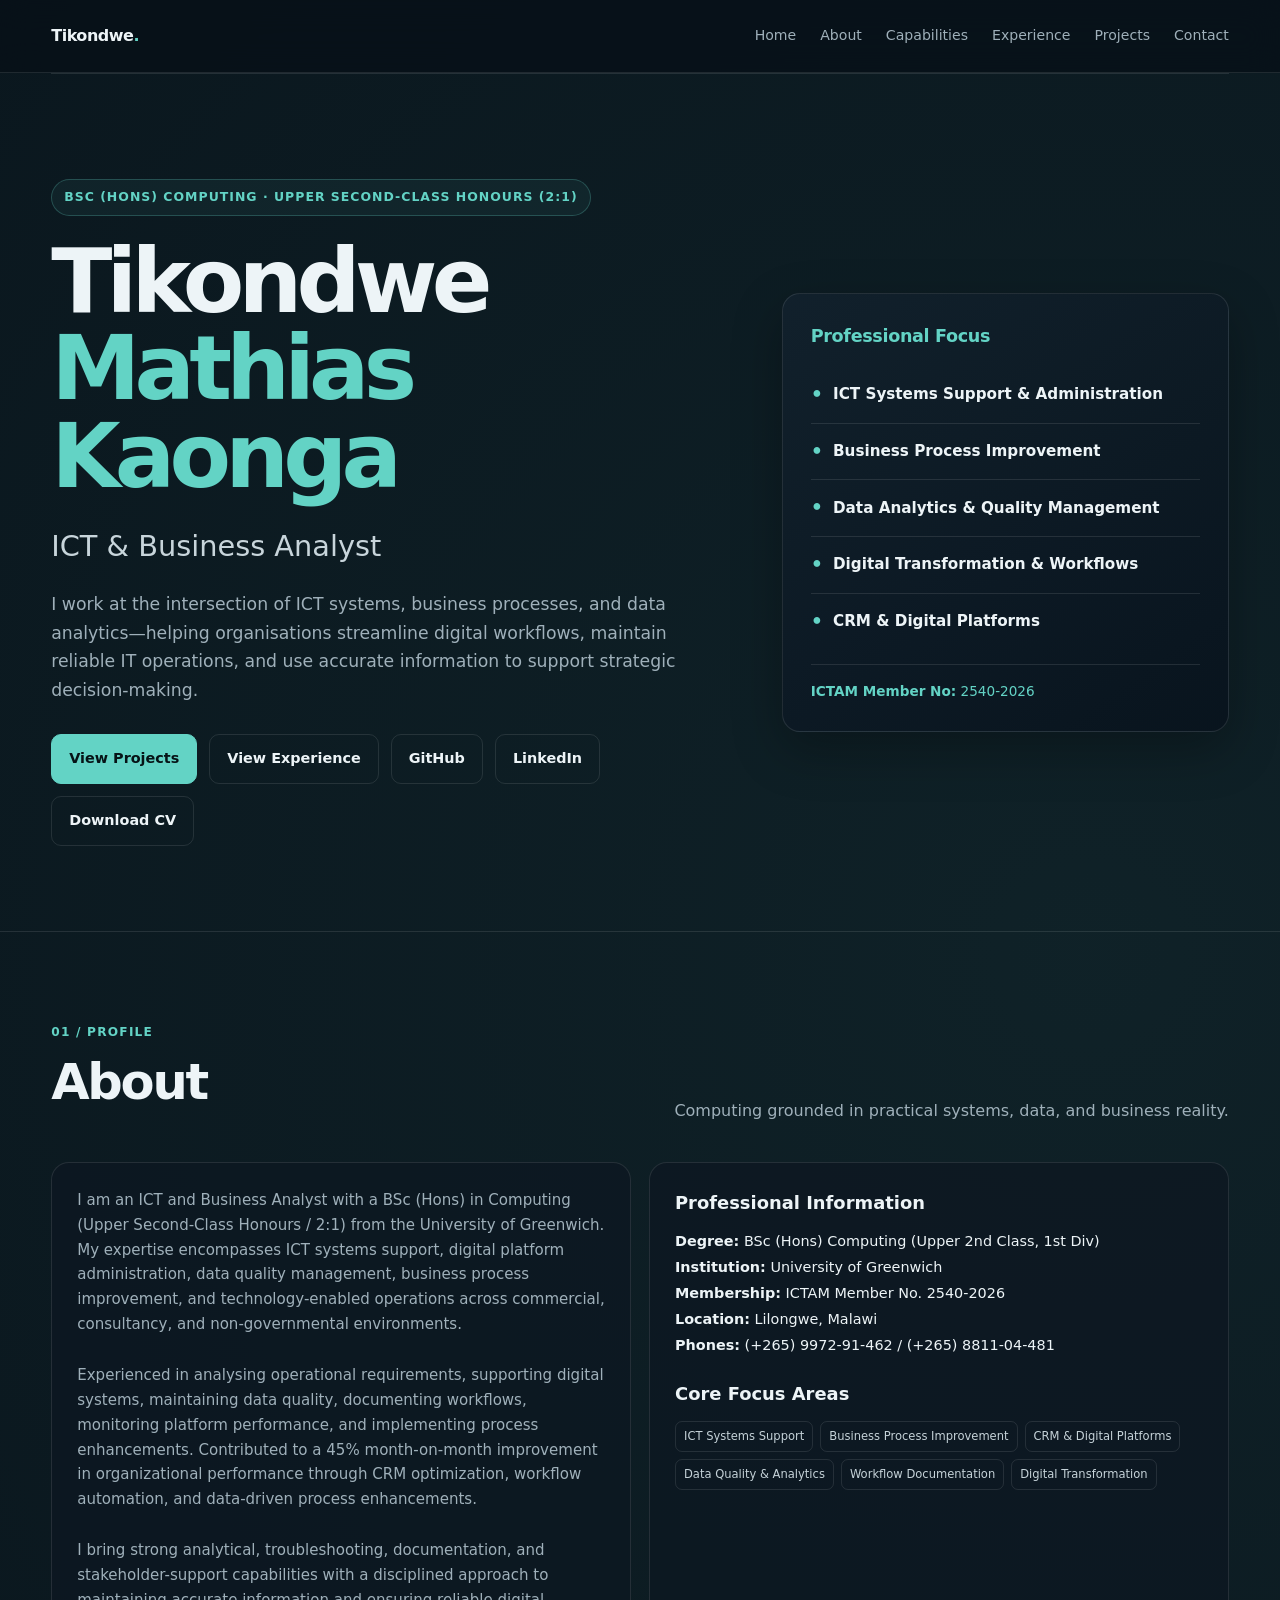
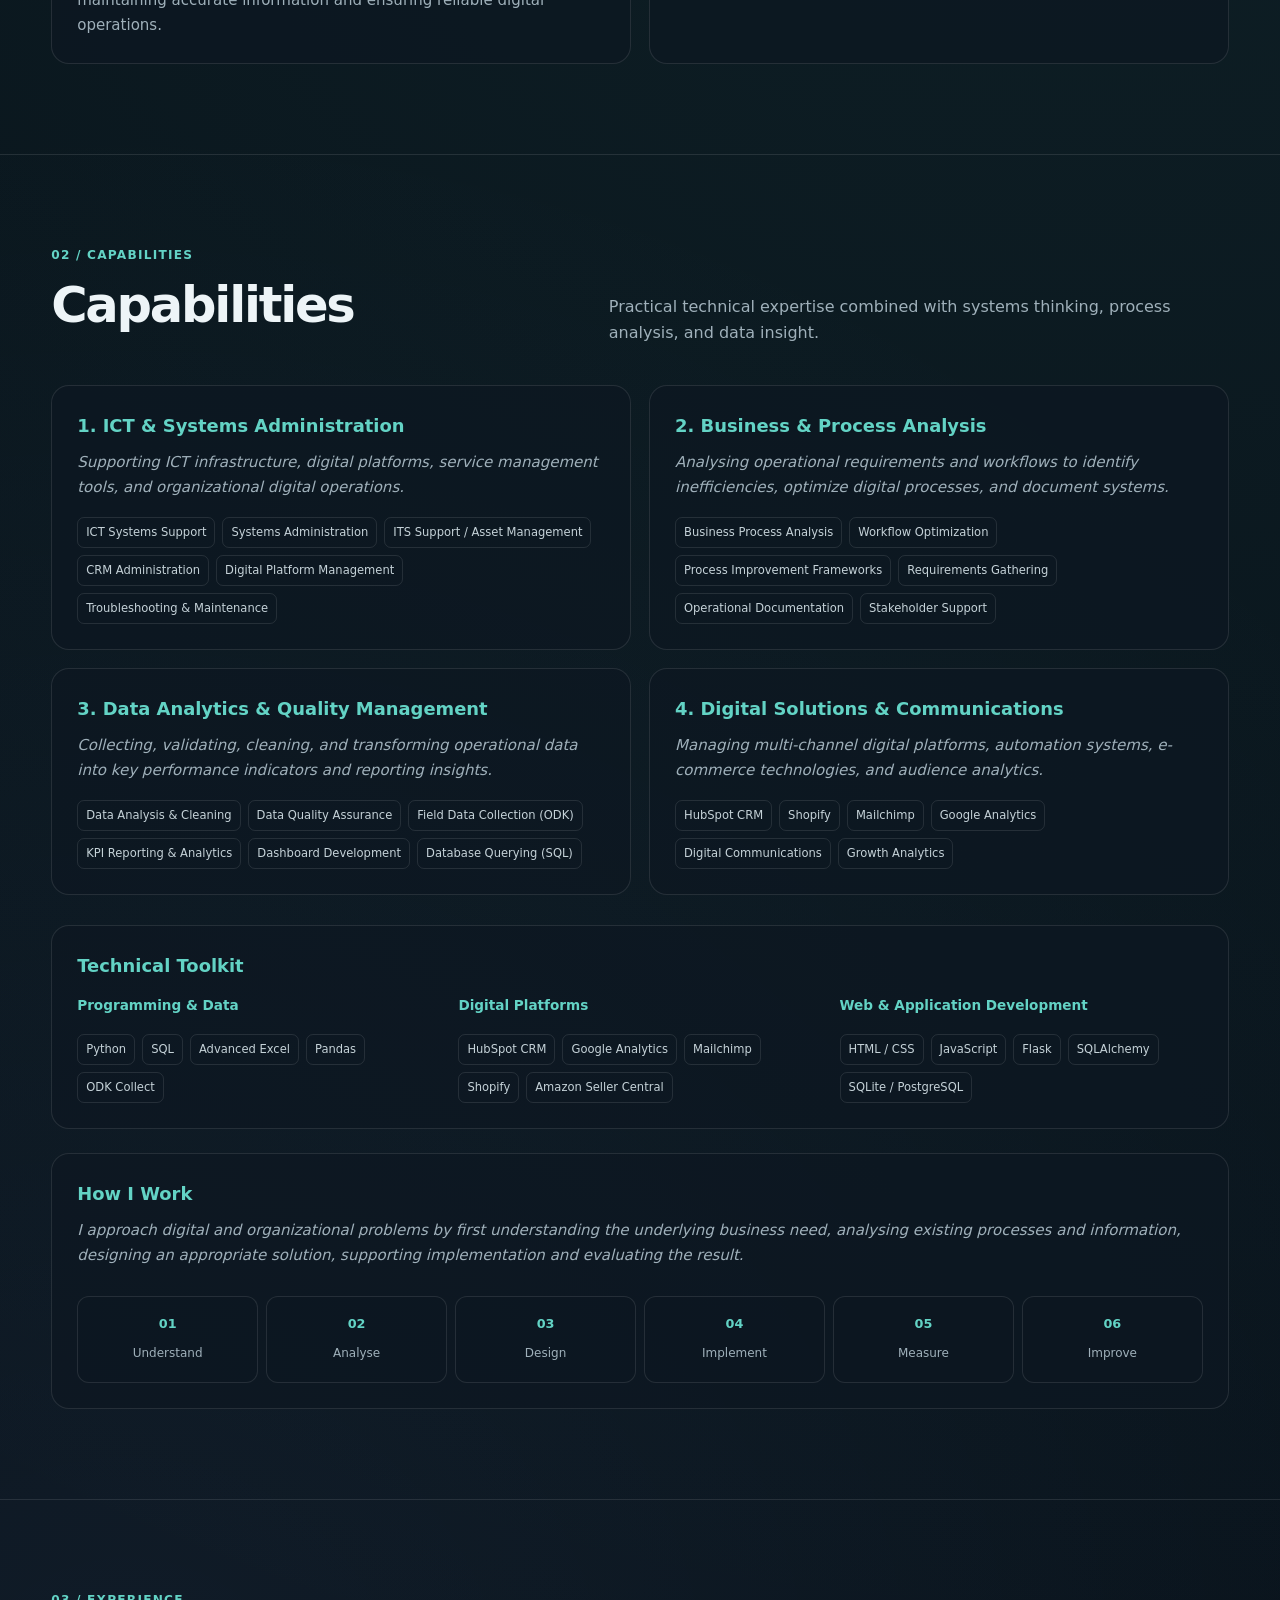
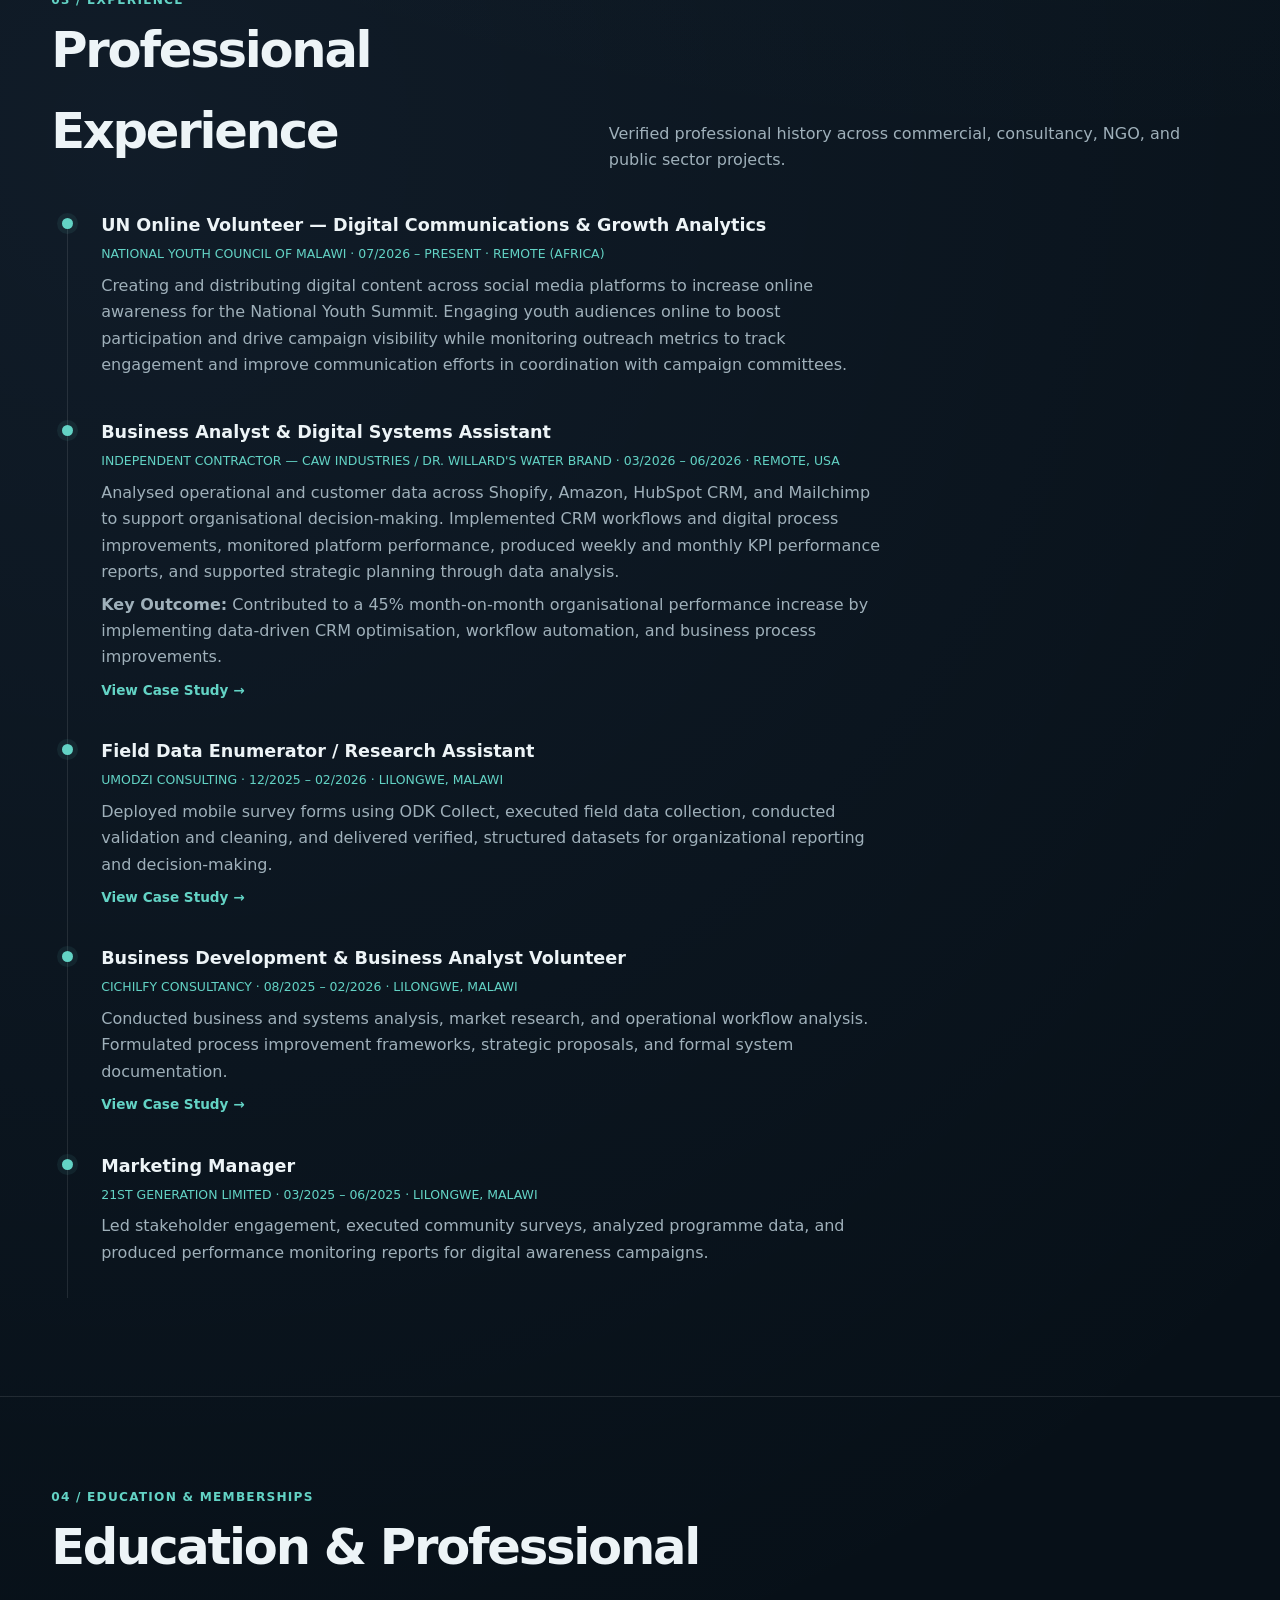
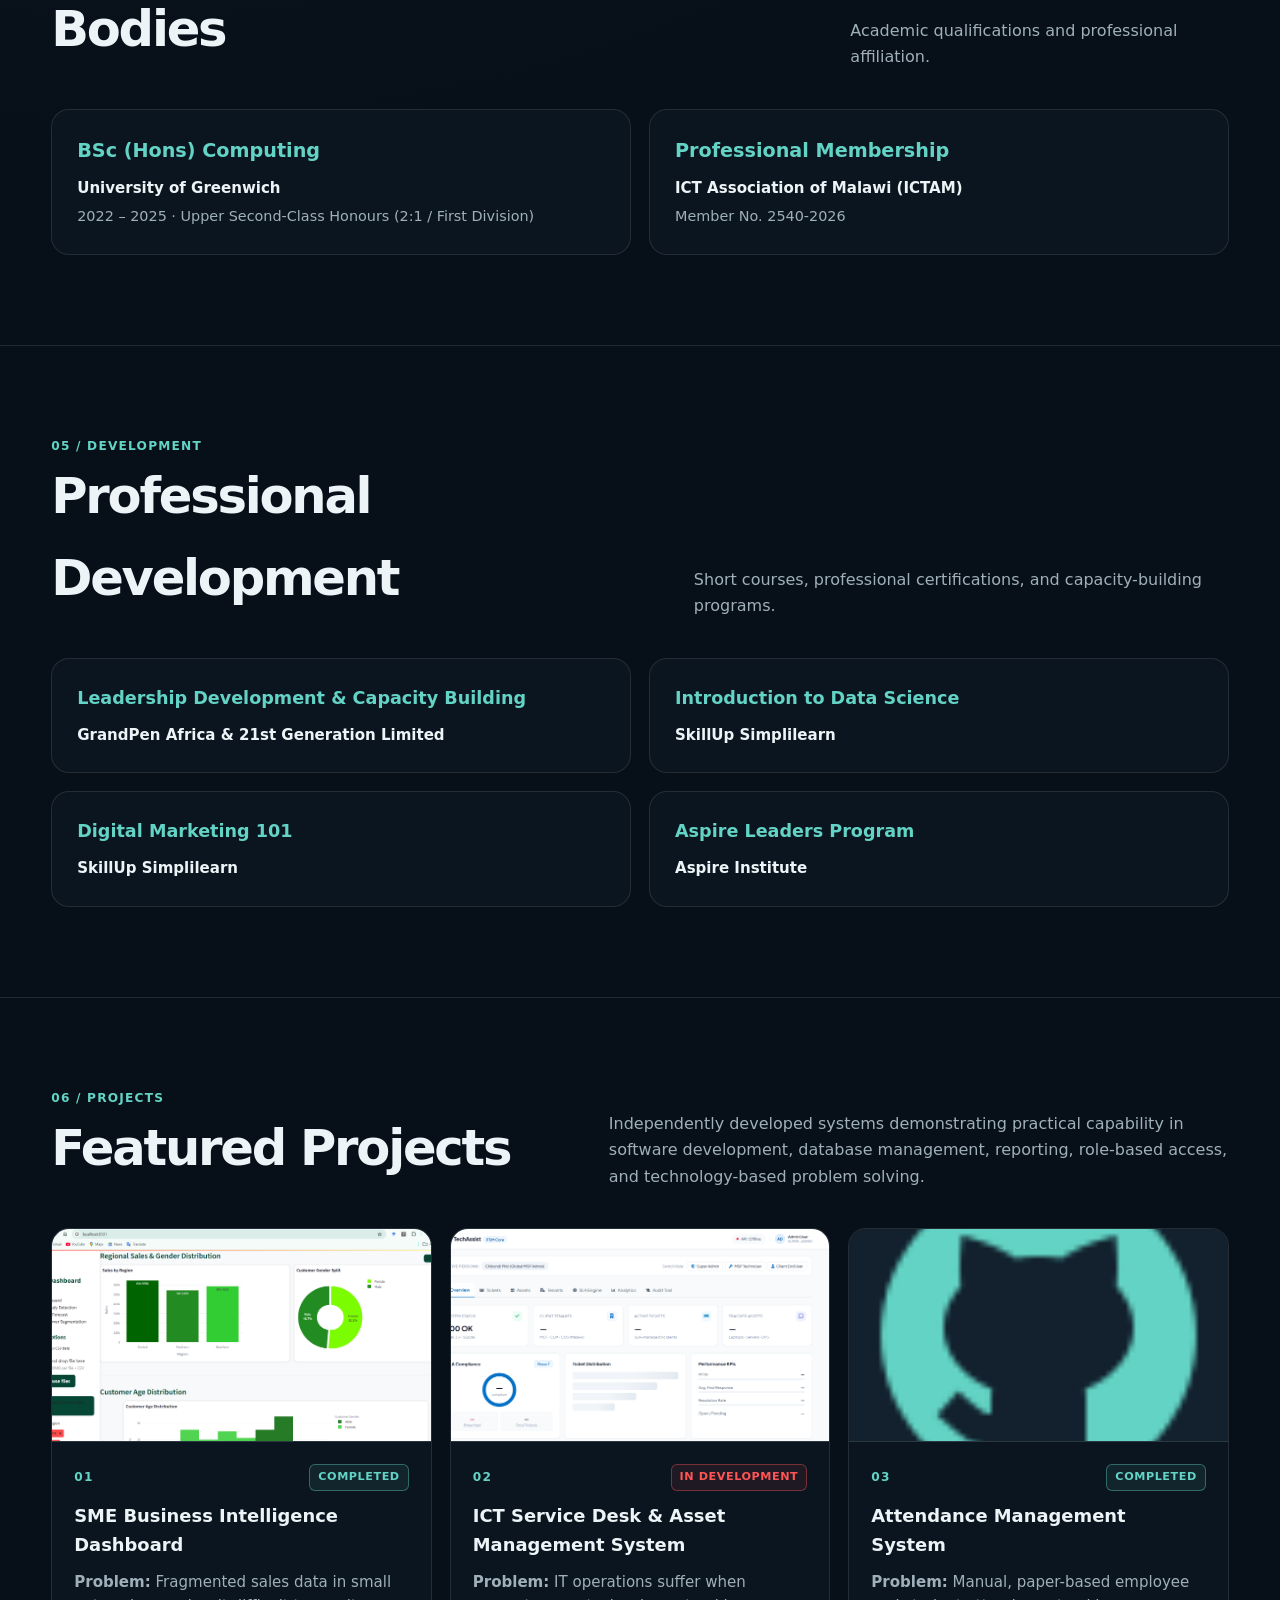
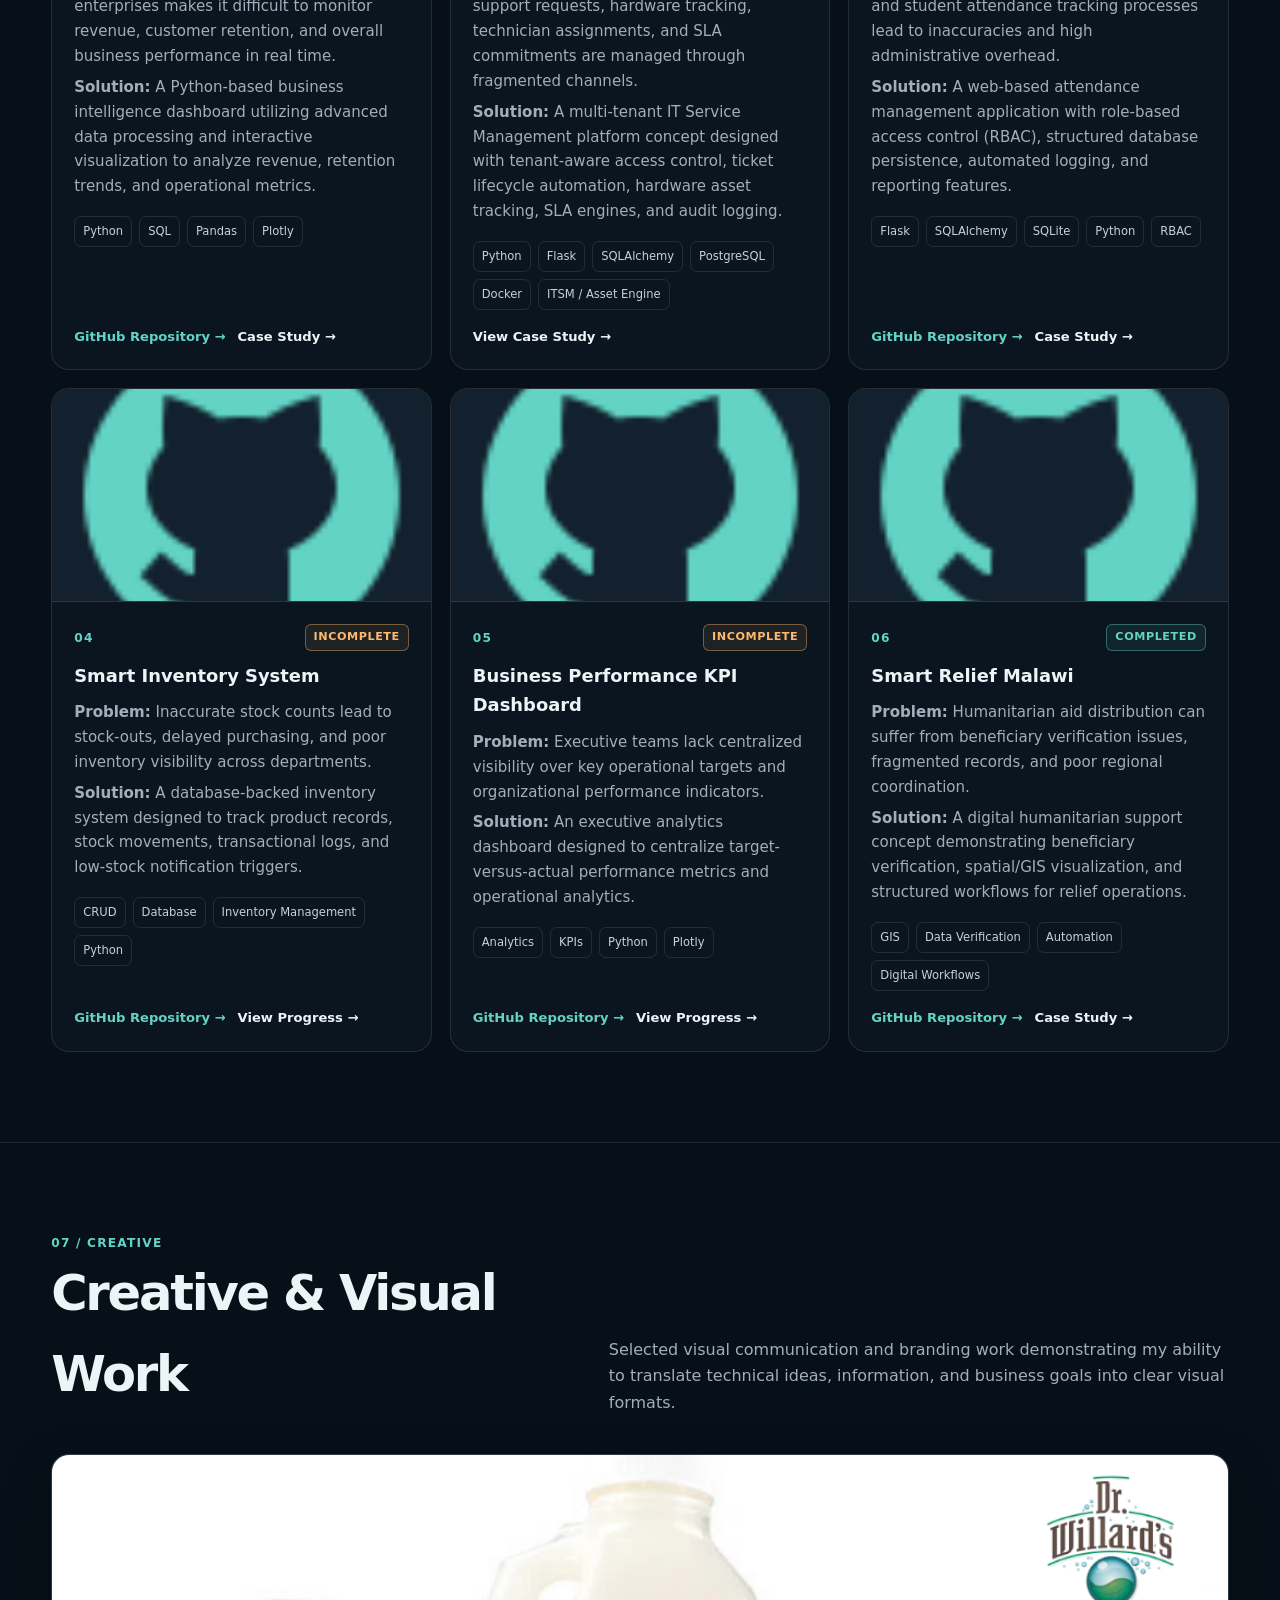
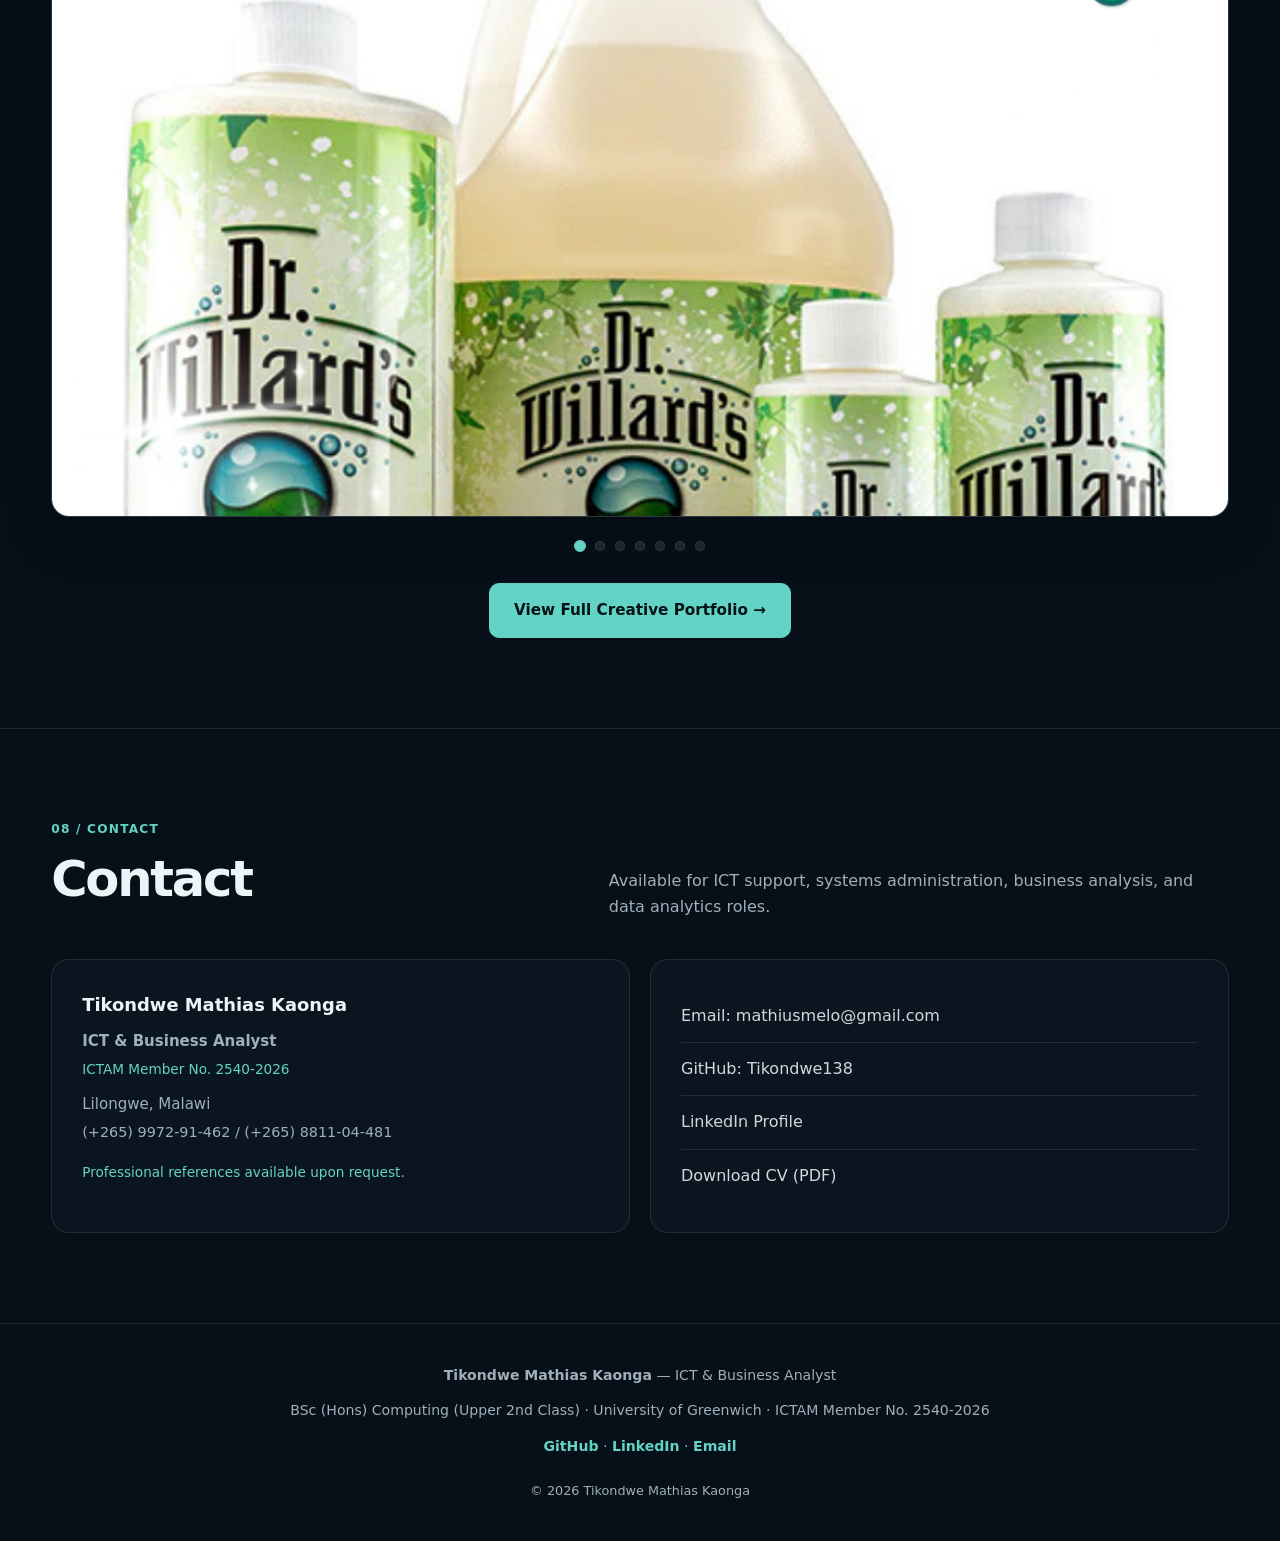
<file: Tikondwe_portfolio/index.html>
<!DOCTYPE html>
<html lang="en">
<head>
  <meta charset="UTF-8" />
  <meta name="viewport" content="width=device-width, initial-scale=1.0" />
  <meta name="description" content="Professional portfolio of Tikondwe Mathias Kaonga, an ICT & Business Analyst specialising in ICT systems support, business analysis, digital transformation, data analytics, and operational workflows." />
  <meta name="author" content="Tikondwe Mathias Kaonga" />
  <title>Tikondwe Mathias Kaonga | ICT & Business Analyst</title>
  <link rel="stylesheet" href="css/style.css" />
</head>
<body>

<header class="nav">
  <div class="container nav-inner">
    <a class="brand" href="#home">Tikondwe<span>.</span></a>
    <button class="menu" aria-label="Open navigation">☰</button>
    <nav class="nav-links" id="navLinks">
      <a href="#home">Home</a>
      <a href="#about">About</a>
      <a href="#capabilities">Capabilities</a>
      <a href="#experience">Experience</a>
      <a href="#projects">Projects</a>
      <a href="#contact">Contact</a>
    </nav>
  </div>
</header>

<main id="home">
  <section class="hero container">
    <div>
      <div class="eyebrow">BSc (Hons) Computing · Upper Second-Class Honours (2:1)</div>
      <h1>Tikondwe<br><span>Mathias Kaonga</span></h1>
      <h2>ICT & Business Analyst</h2>
      <p>
        I work at the intersection of ICT systems, business processes, and data analytics—helping organisations streamline digital workflows, maintain reliable IT operations, and use accurate information to support strategic decision-making.
      </p>
      <div class="actions">
        <a class="btn primary" href="#projects">View Projects</a>
        <a class="btn" href="#experience">View Experience</a>
        <a class="btn" href="https://github.com/Tikondwe138" target="_blank" rel="noopener noreferrer">GitHub</a>
        <a class="btn" href="https://www.linkedin.com/in/tikondwe-k-3b1062323" target="_blank" rel="noopener noreferrer">LinkedIn</a>
        <a class="btn" href="assets/Tikondwe-Mathias-Kaonga-CV.pdf" target="_blank">Download CV</a>
      </div>
    </div>

    <aside class="hero-card">
      <h3>Professional Focus</h3>
      <ul>
        <li>ICT Systems Support & Administration</li>
        <li>Business Process Improvement</li>
        <li>Data Analytics & Quality Management</li>
        <li>Digital Transformation & Workflows</li>
        <li>CRM & Digital Platforms</li>
      </ul>
      <div style="margin-top: 15px; padding-top: 15px; border-top: 1px solid var(--line); font-size: 0.85rem; color: var(--accent);">
        <strong>ICTAM Member No:</strong> 2540-2026
      </div>
    </aside>
  </section>

  <section id="about">
    <div class="container">
      <div class="section-head">
        <div><div class="number">01 / PROFILE</div><h2>About</h2></div>
        <p>Computing grounded in practical systems, data, and business reality.</p>
      </div>
      <div class="grid grid-2">
        <article class="card">
          <p>
            I am an ICT and Business Analyst with a BSc (Hons) in Computing (Upper Second-Class Honours / 2:1) from the University of Greenwich. My expertise encompasses ICT systems support, digital platform administration, data quality management, business process improvement, and technology-enabled operations across commercial, consultancy, and non-governmental environments.
          </p>
          <br>
          <p>
            Experienced in analysing operational requirements, supporting digital systems, maintaining data quality, documenting workflows, monitoring platform performance, and implementing process enhancements. Contributed to a 45% month-on-month improvement in organizational performance through CRM optimization, workflow automation, and data-driven process enhancements.
          </p>
          <br>
          <p>
            I bring strong analytical, troubleshooting, documentation, and stakeholder-support capabilities with a disciplined approach to maintaining accurate information and ensuring reliable digital operations.
          </p>
        </article>
        <article class="card">
          <h3>Professional Information</h3>
          <ul style="list-style: none; padding: 0; margin: 12px 0 20px 0; font-size: 0.9rem; line-height: 1.8;">
            <li><strong>Degree:</strong> BSc (Hons) Computing (Upper 2nd Class, 1st Div)</li>
            <li><strong>Institution:</strong> University of Greenwich</li>
            <li><strong>Membership:</strong> ICTAM Member No. 2540-2026</li>
            <li><strong>Location:</strong> Lilongwe, Malawi</li>
            <li><strong>Phones:</strong> (+265) 9972-91-462 / (+265) 8811-04-481</li>
          </ul>
          <h3>Core Focus Areas</h3>
          <div class="tag-row" style="margin-top:12px">
            <span class="tag">ICT Systems Support</span>
            <span class="tag">Business Process Improvement</span>
            <span class="tag">CRM & Digital Platforms</span>
            <span class="tag">Data Quality & Analytics</span>
            <span class="tag">Workflow Documentation</span>
            <span class="tag">Digital Transformation</span>
          </div>
        </article>
      </div>
    </div>
  </section>

  <section id="capabilities">
    <div class="container">
      <div class="section-head">
        <div><div class="number">02 / CAPABILITIES</div><h2>Capabilities</h2></div>
        <p>Practical technical expertise combined with systems thinking, process analysis, and data insight.</p>
      </div>
      
      <div class="grid grid-2" style="margin-bottom:30px">
        <!-- CAPABILITY 1 -->
        <article class="card">
          <h3 style="color:var(--accent)">1. ICT & Systems Administration</h3>
          <p style="margin-bottom:12px;font-style:italic;color:var(--muted)">Supporting ICT infrastructure, digital platforms, service management tools, and organizational digital operations.</p>
          <div class="tag-row">
            <span class="tag">ICT Systems Support</span>
            <span class="tag">Systems Administration</span>
            <span class="tag">ITS Support / Asset Management</span>
            <span class="tag">CRM Administration</span>
            <span class="tag">Digital Platform Management</span>
            <span class="tag">Troubleshooting & Maintenance</span>
          </div>
        </article>

        <!-- CAPABILITY 2 -->
        <article class="card">
          <h3 style="color:var(--accent)">2. Business & Process Analysis</h3>
          <p style="margin-bottom:12px;font-style:italic;color:var(--muted)">Analysing operational requirements and workflows to identify inefficiencies, optimize digital processes, and document systems.</p>
          <div class="tag-row">
            <span class="tag">Business Process Analysis</span>
            <span class="tag">Workflow Optimization</span>
            <span class="tag">Process Improvement Frameworks</span>
            <span class="tag">Requirements Gathering</span>
            <span class="tag">Operational Documentation</span>
            <span class="tag">Stakeholder Support</span>
          </div>
        </article>

        <!-- CAPABILITY 3 -->
        <article class="card">
          <h3 style="color:var(--accent)">3. Data Analytics & Quality Management</h3>
          <p style="margin-bottom:12px;font-style:italic;color:var(--muted)">Collecting, validating, cleaning, and transforming operational data into key performance indicators and reporting insights.</p>
          <div class="tag-row">
            <span class="tag">Data Analysis & Cleaning</span>
            <span class="tag">Data Quality Assurance</span>
            <span class="tag">Field Data Collection (ODK)</span>
            <span class="tag">KPI Reporting & Analytics</span>
            <span class="tag">Dashboard Development</span>
            <span class="tag">Database Querying (SQL)</span>
          </div>
        </article>

        <!-- CAPABILITY 4 -->
        <article class="card">
          <h3 style="color:var(--accent)">4. Digital Solutions & Communications</h3>
          <p style="margin-bottom:12px;font-style:italic;color:var(--muted)">Managing multi-channel digital platforms, automation systems, e-commerce technologies, and audience analytics.</p>
          <div class="tag-row">
            <span class="tag">HubSpot CRM</span>
            <span class="tag">Shopify</span>
            <span class="tag">Mailchimp</span>
            <span class="tag">Google Analytics</span>
            <span class="tag">Digital Communications</span>
            <span class="tag">Growth Analytics</span>
          </div>
        </article>
      </div>

      <!-- TECHNICAL SKILLS TOOLKIT -->
      <div class="card" style="margin-top:20px">
        <h3 style="margin-bottom:14px;color:var(--accent)">Technical Toolkit</h3>
        <div class="grid grid-3">
          <div>
            <strong style="display:block;font-size:0.85rem;color:var(--accent);margin-bottom:8px">Programming & Data</strong>
            <div class="tag-row">
              <span class="tag">Python</span>
              <span class="tag">SQL</span>
              <span class="tag">Advanced Excel</span>
              <span class="tag">Pandas</span>
              <span class="tag">ODK Collect</span>
            </div>
          </div>
          <div>
            <strong style="display:block;font-size:0.85rem;color:var(--accent);margin-bottom:8px">Digital Platforms</strong>
            <div class="tag-row">
              <span class="tag">HubSpot CRM</span>
              <span class="tag">Google Analytics</span>
              <span class="tag">Mailchimp</span>
              <span class="tag">Shopify</span>
              <span class="tag">Amazon Seller Central</span>
            </div>
          </div>
          <div>
            <strong style="display:block;font-size:0.85rem;color:var(--accent);margin-bottom:8px">Web & Application Development</strong>
            <div class="tag-row">
              <span class="tag">HTML / CSS</span>
              <span class="tag">JavaScript</span>
              <span class="tag">Flask</span>
              <span class="tag">SQLAlchemy</span>
              <span class="tag">SQLite / PostgreSQL</span>
            </div>
          </div>
        </div>
      </div>

      <!-- HOW I WORK SECTION -->
      <div class="card" style="margin-top:24px">
        <h3 style="margin-bottom:10px;color:var(--accent)">How I Work</h3>
        <p style="margin-bottom:20px;font-style:italic;color:var(--muted)">
          I approach digital and organizational problems by first understanding the underlying business need, analysing existing processes and information, designing an appropriate solution, supporting implementation and evaluating the result.
        </p>
        <div class="process">
          <div class="step"><strong>01</strong><span>Understand</span></div>
          <div class="step"><strong>02</strong><span>Analyse</span></div>
          <div class="step"><strong>03</strong><span>Design</span></div>
          <div class="step"><strong>04</strong><span>Implement</span></div>
          <div class="step"><strong>05</strong><span>Measure</span></div>
          <div class="step"><strong>06</strong><span>Improve</span></div>
        </div>
      </div>
    </div>
  </section>

  <section id="experience">
    <div class="container">
      <div class="section-head">
        <div><div class="number">03 / EXPERIENCE</div><h2>Professional Experience</h2></div>
        <p>Verified professional history across commercial, consultancy, NGO, and public sector projects.</p>
      </div>
      <div class="timeline">
        <!-- EXP 01 -->
        <article class="timeline-item">
          <h3>UN Online Volunteer — Digital Communications & Growth Analytics</h3>
          <div class="meta">NATIONAL YOUTH COUNCIL OF MALAWI · 07/2026 – PRESENT · REMOTE (AFRICA)</div>
          <p>Creating and distributing digital content across social media platforms to increase online awareness for the National Youth Summit. Engaging youth audiences online to boost participation and drive campaign visibility while monitoring outreach metrics to track engagement and improve communication efforts in coordination with campaign committees.</p>
        </article>

        <!-- EXP 02 -->
        <article class="timeline-item">
          <h3>Business Analyst & Digital Systems Assistant</h3>
          <div class="meta">INDEPENDENT CONTRACTOR — CAW INDUSTRIES / DR. WILLARD'S WATER BRAND · 03/2026 – 06/2026 · REMOTE, USA</div>
          <p>Analysed operational and customer data across Shopify, Amazon, HubSpot CRM, and Mailchimp to support organisational decision-making. Implemented CRM workflows and digital process improvements, monitored platform performance, produced weekly and monthly KPI performance reports, and supported strategic planning through data analysis.</p>
          <p><strong>Key Outcome:</strong> Contributed to a 45% month-on-month organisational performance increase by implementing data-driven CRM optimisation, workflow automation, and business process improvements.</p>
          <a href="case-studies/caw-industries.html" style="color:var(--accent);font-weight:700;font-size:0.85rem">View Case Study →</a>
        </article>

        <!-- EXP 03 -->
        <article class="timeline-item">
          <h3>Field Data Enumerator / Research Assistant</h3>
          <div class="meta">UMODZI CONSULTING · 12/2025 – 02/2026 · LILONGWE, MALAWI</div>
          <p>Deployed mobile survey forms using ODK Collect, executed field data collection, conducted validation and cleaning, and delivered verified, structured datasets for organizational reporting and decision-making.</p>
          <a href="case-studies/umodzi-data-quality.html" style="color:var(--accent);font-weight:700;font-size:0.85rem">View Case Study →</a>
        </article>

        <!-- EXP 04 -->
        <article class="timeline-item">
          <h3>Business Development & Business Analyst Volunteer</h3>
          <div class="meta">CICHILFY CONSULTANCY · 08/2025 – 02/2026 · LILONGWE, MALAWI</div>
          <p>Conducted business and systems analysis, market research, and operational workflow analysis. Formulated process improvement frameworks, strategic proposals, and formal system documentation.</p>
          <a href="case-studies/cichlify-business-analysis.html" style="color:var(--accent);font-weight:700;font-size:0.85rem">View Case Study →</a>
        </article>

        <!-- EXP 05 -->
        <article class="timeline-item">
          <h3>Marketing Manager</h3>
          <div class="meta">21ST GENERATION LIMITED · 03/2025 – 06/2025 · LILONGWE, MALAWI</div>
          <p>Led stakeholder engagement, executed community surveys, analyzed programme data, and produced performance monitoring reports for digital awareness campaigns.</p>
        </article>
      </div>
    </div>
  </section>

  <section id="education">
    <div class="container">
      <div class="section-head">
        <div><div class="number">04 / EDUCATION & MEMBERSHIPS</div><h2>Education & Professional Bodies</h2></div>
        <p>Academic qualifications and professional affiliation.</p>
      </div>
      <div class="grid grid-2">
        <div class="card">
          <h3 style="font-size:1.2rem;color:var(--accent)">BSc (Hons) Computing</h3>
          <p style="color:var(--text);font-weight:600">University of Greenwich</p>
          <p style="color:var(--muted);font-size:0.9rem;margin-top:4px">2022 – 2025 · Upper Second-Class Honours (2:1 / First Division)</p>
        </div>
        <div class="card">
          <h3 style="font-size:1.2rem;color:var(--accent)">Professional Membership</h3>
          <p style="color:var(--text);font-weight:600">ICT Association of Malawi (ICTAM)</p>
          <p style="color:var(--muted);font-size:0.9rem;margin-top:4px">Member No. 2540-2026</p>
        </div>
      </div>
    </div>
  </section>

  <section id="certifications">
    <div class="container">
      <div class="section-head">
        <div><div class="number">05 / DEVELOPMENT</div><h2>Professional Development</h2></div>
        <p>Short courses, professional certifications, and capacity-building programs.</p>
      </div>
      <div class="grid grid-2">
        <article class="card">
          <h3 style="font-size:1.1rem;color:var(--accent)">Leadership Development & Capacity Building</h3>
          <p style="color:var(--text);font-weight:600">GrandPen Africa & 21st Generation Limited</p>
        </article>
        <article class="card">
          <h3 style="font-size:1.1rem;color:var(--accent)">Introduction to Data Science</h3>
          <p style="color:var(--text);font-weight:600">SkillUp Simplilearn</p>
        </article>
        <article class="card">
          <h3 style="font-size:1.1rem;color:var(--accent)">Digital Marketing 101</h3>
          <p style="color:var(--text);font-weight:600">SkillUp Simplilearn</p>
        </article>
        <article class="card">
          <h3 style="font-size:1.1rem;color:var(--accent)">Aspire Leaders Program</h3>
          <p style="color:var(--text);font-weight:600">Aspire Institute</p>
        </article>
      </div>
    </div>
  </section>

  <section id="projects">
    <div class="container">
      <div class="section-head">
        <div><div class="number">06 / PROJECTS</div><h2>Featured Projects</h2></div>
        <p>Independently developed systems demonstrating practical capability in software development, database management, reporting, role-based access, and technology-based problem solving.</p>
      </div>

      <div class="grid grid-3">
        <!-- PROJECT 01 -->
        <article class="card project-card">
          <div class="project-image">
            <img src="assets/projects/sme-bi-dashboard.png" alt="SME Business Intelligence Dashboard showing revenue and customer retention analytics" loading="lazy" />
          </div>
          <div class="project-body">
            <div class="project-meta">
              <div class="number">01</div>
              <span class="project-status completed">COMPLETED</span>
            </div>
            <h3>SME Business Intelligence Dashboard</h3>
            <p><strong>Problem:</strong> Fragmented sales data in small enterprises makes it difficult to monitor revenue, customer retention, and overall business performance in real time.</p>
            <p style="margin-top:6px"><strong>Solution:</strong> A Python-based business intelligence dashboard utilizing advanced data processing and interactive visualization to analyze revenue, retention trends, and operational metrics.</p>
            <div class="tag-row">
              <span class="tag">Python</span>
              <span class="tag">SQL</span>
              <span class="tag">Pandas</span>
              <span class="tag">Plotly</span>
            </div>
            <div class="project-actions">
              <a href="https://github.com/Tikondwe138/bi-dashboard-sme" target="_blank" rel="noopener noreferrer">GitHub Repository →</a>
              <a href="projects/sme-bi-dashboard.html" class="secondary-action">Case Study →</a>
            </div>
          </div>
        </article>

        <!-- PROJECT 02 -->
        <article class="card project-card">
          <div class="project-image">
            <img src="assets/projects/nico-techassist-itsm.png" alt="ICT Service Desk and Asset Management System" loading="lazy" />
          </div>
          <div class="project-body">
            <div class="project-meta">
              <div class="number">02</div>
              <span class="project-status in-development">IN DEVELOPMENT</span>
            </div>
            <h3>ICT Service Desk & Asset Management System</h3>
            <p><strong>Problem:</strong> IT operations suffer when support requests, hardware tracking, technician assignments, and SLA commitments are managed through fragmented channels.</p>
            <p style="margin-top:6px"><strong>Solution:</strong> A multi-tenant IT Service Management platform concept designed with tenant-aware access control, ticket lifecycle automation, hardware asset tracking, SLA engines, and audit logging.</p>
            <div class="tag-row">
              <span class="tag">Python</span>
              <span class="tag">Flask</span>
              <span class="tag">SQLAlchemy</span>
              <span class="tag">PostgreSQL</span>
              <span class="tag">Docker</span>
              <span class="tag">ITSM / Asset Engine</span>
            </div>
            <div class="project-actions">
              <a href="projects/nico-techassist-itsm.html" class="secondary-action">View Case Study →</a>
            </div>
          </div>
        </article>

        <!-- PROJECT 03 -->
        <article class="card project-card">
          <div class="project-image">
            <img src="assets/projects/attendance-system.png" alt="Attendance Management System portal and attendance logs" loading="lazy" />
          </div>
          <div class="project-body">
            <div class="project-meta">
              <div class="number">03</div>
              <span class="project-status completed">COMPLETED</span>
            </div>
            <h3>Attendance Management System</h3>
            <p><strong>Problem:</strong> Manual, paper-based employee and student attendance tracking processes lead to inaccuracies and high administrative overhead.</p>
            <p style="margin-top:6px"><strong>Solution:</strong> A web-based attendance management application with role-based access control (RBAC), structured database persistence, automated logging, and reporting features.</p>
            <div class="tag-row">
              <span class="tag">Flask</span>
              <span class="tag">SQLAlchemy</span>
              <span class="tag">SQLite</span>
              <span class="tag">Python</span>
              <span class="tag">RBAC</span>
            </div>
            <div class="project-actions">
              <a href="https://github.com/Tikondwe138/attendance-app" target="_blank" rel="noopener noreferrer">GitHub Repository →</a>
              <a href="projects/attendance-system.html" class="secondary-action">Case Study →</a>
            </div>
          </div>
        </article>

        <!-- PROJECT 04 -->
        <article class="card project-card">
          <div class="project-image">
            <img src="assets/projects/smart-inventory.png" alt="Smart Inventory System stock monitoring and alert screen" loading="lazy" />
          </div>
          <div class="project-body">
            <div class="project-meta">
              <div class="number">04</div>
              <span class="project-status incomplete">INCOMPLETE</span>
            </div>
            <h3>Smart Inventory System</h3>
            <p><strong>Problem:</strong> Inaccurate stock counts lead to stock-outs, delayed purchasing, and poor inventory visibility across departments.</p>
            <p style="margin-top:6px"><strong>Solution:</strong> A database-backed inventory system designed to track product records, stock movements, transactional logs, and low-stock notification triggers.</p>
            <div class="tag-row">
              <span class="tag">CRUD</span>
              <span class="tag">Database</span>
              <span class="tag">Inventory Management</span>
              <span class="tag">Python</span>
            </div>
            <div class="project-actions">
              <a href="https://github.com/Tikondwe138/smart-inventory-system" target="_blank" rel="noopener noreferrer">GitHub Repository →</a>
              <a href="projects/inventory-system.html" class="secondary-action">View Progress →</a>
            </div>
          </div>
        </article>

        <!-- PROJECT 05 -->
        <article class="card project-card">
          <div class="project-image">
            <img src="assets/projects/business-kpi-dashboard.png" alt="Business Performance KPI Dashboard" loading="lazy" />
          </div>
          <div class="project-body">
            <div class="project-meta">
              <div class="number">05</div>
              <span class="project-status incomplete">INCOMPLETE</span>
            </div>
            <h3>Business Performance KPI Dashboard</h3>
            <p><strong>Problem:</strong> Executive teams lack centralized visibility over key operational targets and organizational performance indicators.</p>
            <p style="margin-top:6px"><strong>Solution:</strong> An executive analytics dashboard designed to centralize target-versus-actual performance metrics and operational analytics.</p>
            <div class="tag-row">
              <span class="tag">Analytics</span>
              <span class="tag">KPIs</span>
              <span class="tag">Python</span>
              <span class="tag">Plotly</span>
            </div>
            <div class="project-actions">
              <a href="https://github.com/Tikondwe138/business-performance-kpi-dashboard" target="_blank" rel="noopener noreferrer">GitHub Repository →</a>
              <a href="projects/kpi-dashboard.html" class="secondary-action">View Progress →</a>
            </div>
          </div>
        </article>

        <!-- PROJECT 06 -->
        <article class="card project-card">
          <div class="project-image">
            <img src="assets/projects/smart-relief-malawi.png" alt="Smart Relief Malawi humanitarian GIS map and beneficiary verification concept" loading="lazy" />
          </div>
          <div class="project-body">
            <div class="project-meta">
              <div class="number">06</div>
              <span class="project-status completed">COMPLETED</span>
            </div>
            <h3>Smart Relief Malawi</h3>
            <p><strong>Problem:</strong> Humanitarian aid distribution can suffer from beneficiary verification issues, fragmented records, and poor regional coordination.</p>
            <p style="margin-top:6px"><strong>Solution:</strong> A digital humanitarian support concept demonstrating beneficiary verification, spatial/GIS visualization, and structured workflows for relief operations.</p>
            <div class="tag-row">
              <span class="tag">GIS</span>
              <span class="tag">Data Verification</span>
              <span class="tag">Automation</span>
              <span class="tag">Digital Workflows</span>
            </div>
            <div class="project-actions">
              <a href="https://github.com/Tikondwe138/smart-relief-malawi" target="_blank" rel="noopener noreferrer">GitHub Repository →</a>
              <a href="projects/smart-relief.html" class="secondary-action">Case Study →</a>
            </div>
          </div>
        </article>
      </div>
    </div>
  </section>

  <section id="creative">
    <div class="container">
      <div class="section-head">
        <div><div class="number">07 / CREATIVE</div><h2>Creative & Visual Work</h2></div>
        <p>Selected visual communication and branding work demonstrating my ability to translate technical ideas, information, and business goals into clear visual formats.</p>
      </div>

      <div class="creative-showcase">
        <div class="creative-slideshow" aria-label="Creative work showcase">
          <div class="creative-slide active">
            <img src="assets/creative/creative-01.jpg" alt="Mmera Pure Soya Brand Identity and Packaging Design" />
          </div>
          <div class="creative-slide">
            <img src="assets/creative/creative-02.jpg" alt="Digital Media Campaign Materials and Posters" />
          </div>
          <div class="creative-slide">
            <img src="assets/creative/creative-03.jpg" alt="Information and Service Package Card Presentation" />
          </div>
          <div class="creative-slide">
            <img src="assets/creative/creative-04.jpg" alt="Social Media Graphic Assets and Banners" />
          </div>
          <div class="creative-slide">
            <img src="assets/creative/creative-05.jpg" alt="Product Packaging Mockups and Labels" />
          </div>
          <div class="creative-slide">
            <img src="assets/creative/creative-06.jpg" alt="Corporate Visual Presentation Slides" />
          </div>
          <div class="creative-slide">
            <img src="assets/creative/creative-07.jpg" alt="Brand Identity Guidelines and Style Sheets" />
          </div>
        </div>

        <div class="creative-indicators" aria-label="Slideshow slide indicators">
          <span class="creative-dot active" aria-label="Go to slide 1"></span>
          <span class="creative-dot" aria-label="Go to slide 2"></span>
          <span class="creative-dot" aria-label="Go to slide 3"></span>
          <span class="creative-dot" aria-label="Go to slide 4"></span>
          <span class="creative-dot" aria-label="Go to slide 5"></span>
          <span class="creative-dot" aria-label="Go to slide 6"></span>
          <span class="creative-dot" aria-label="Go to slide 7"></span>
        </div>

        <div class="creative-cta">
          <a href="https://drive.google.com/drive/folders/17m08boR27YiG8hWuVqrGfaug-TxGYiR2?usp=drive_link" target="_blank" rel="noopener noreferrer" class="btn primary">
            View Full Creative Portfolio →
          </a>
        </div>
      </div>
    </div>
  </section>

  <section id="contact">
    <div class="container">
      <div class="section-head">
        <div><div class="number">08 / CONTACT</div><h2>Contact</h2></div>
        <p>Available for ICT support, systems administration, business analysis, and data analytics roles.</p>
      </div>
      <div class="contact">
        <div class="card contact-box">
          <h3>Tikondwe Mathias Kaonga</h3>
          <p style="margin-top:8px;font-weight:600">ICT & Business Analyst</p>
          <p style="margin-top:4px;font-size:0.85rem;color:var(--accent)">ICTAM Member No. 2540-2026</p>
          <p style="margin-top:12px;color:var(--muted)">Lilongwe, Malawi</p>
          <p style="margin-top:4px;color:var(--muted);font-size:0.9rem">(+265) 9972-91-462 / (+265) 8811-04-481</p>
          <p style="margin-top:16px;font-size:0.85rem;color:var(--accent)">Professional references available upon request.</p>
        </div>
        <div class="card contact-box">
          <a class="contact-link" href="mailto:mathiusmelo@gmail.com">Email: mathiusmelo@gmail.com</a>
          <a class="contact-link" href="https://github.com/Tikondwe138" target="_blank" rel="noopener noreferrer">GitHub: Tikondwe138</a>
          <a class="contact-link" href="https://www.linkedin.com/in/tikondwe-k-3b1062323" target="_blank" rel="noopener noreferrer">LinkedIn Profile</a>
          <a class="contact-link" href="assets/Tikondwe-Mathias-Kaonga-CV.pdf" target="_blank">Download CV (PDF)</a>
        </div>
      </div>
    </div>
  </section>
</main>

<!-- LIGHTBOX MODAL -->
<div id="lightbox" style="display:none;position:fixed;top:0;left:0;width:100%;height:100%;background:rgba(0,0,0,0.85);z-index:200;align-items:center;justify-content:center;padding:20px" onclick="closeLightbox()">
  <div style="background:var(--surface);border:1px solid var(--line);border-radius:var(--radius);padding:30px;max-width:500px;width:100%;position:relative" onclick="event.stopPropagation()">
    <button onclick="closeLightbox()" style="position:absolute;top:15px;right:15px;background:none;border:none;color:var(--text);font-size:1.4rem;cursor:pointer">×</button>
    <h3 id="lbTitle" style="color:var(--accent);margin-bottom:8px"></h3>
    <p id="lbCat" style="font-size:0.85rem;color:var(--muted);margin-bottom:12px;font-weight:600"></p>
    <p id="lbDesc" style="font-size:0.95rem;margin-bottom:14px;color:var(--text)"></p>
    <p id="lbMeta" style="font-size:0.82rem;color:var(--accent)"></p>
  </div>
</div>

<footer>
  <div class="container footer-inner">
    <div><strong>Tikondwe Mathias Kaonga</strong> — ICT & Business Analyst</div>
    <div>BSc (Hons) Computing (Upper 2nd Class) · University of Greenwich · ICTAM Member No. 2540-2026</div>
    <div>
      <a href="https://github.com/Tikondwe138" target="_blank" rel="noopener noreferrer">GitHub</a> · 
      <a href="https://www.linkedin.com/in/tikondwe-k-3b1062323" target="_blank" rel="noopener noreferrer">LinkedIn</a> · 
      <a href="mailto:mathiusmelo@gmail.com">Email</a>
    </div>
    <div style="margin-top:10px;font-size:0.8rem">© 2026 Tikondwe Mathias Kaonga</div>
  </div>
</footer>

<script src="js/main.js"></script>
</body>
</html>
</file>
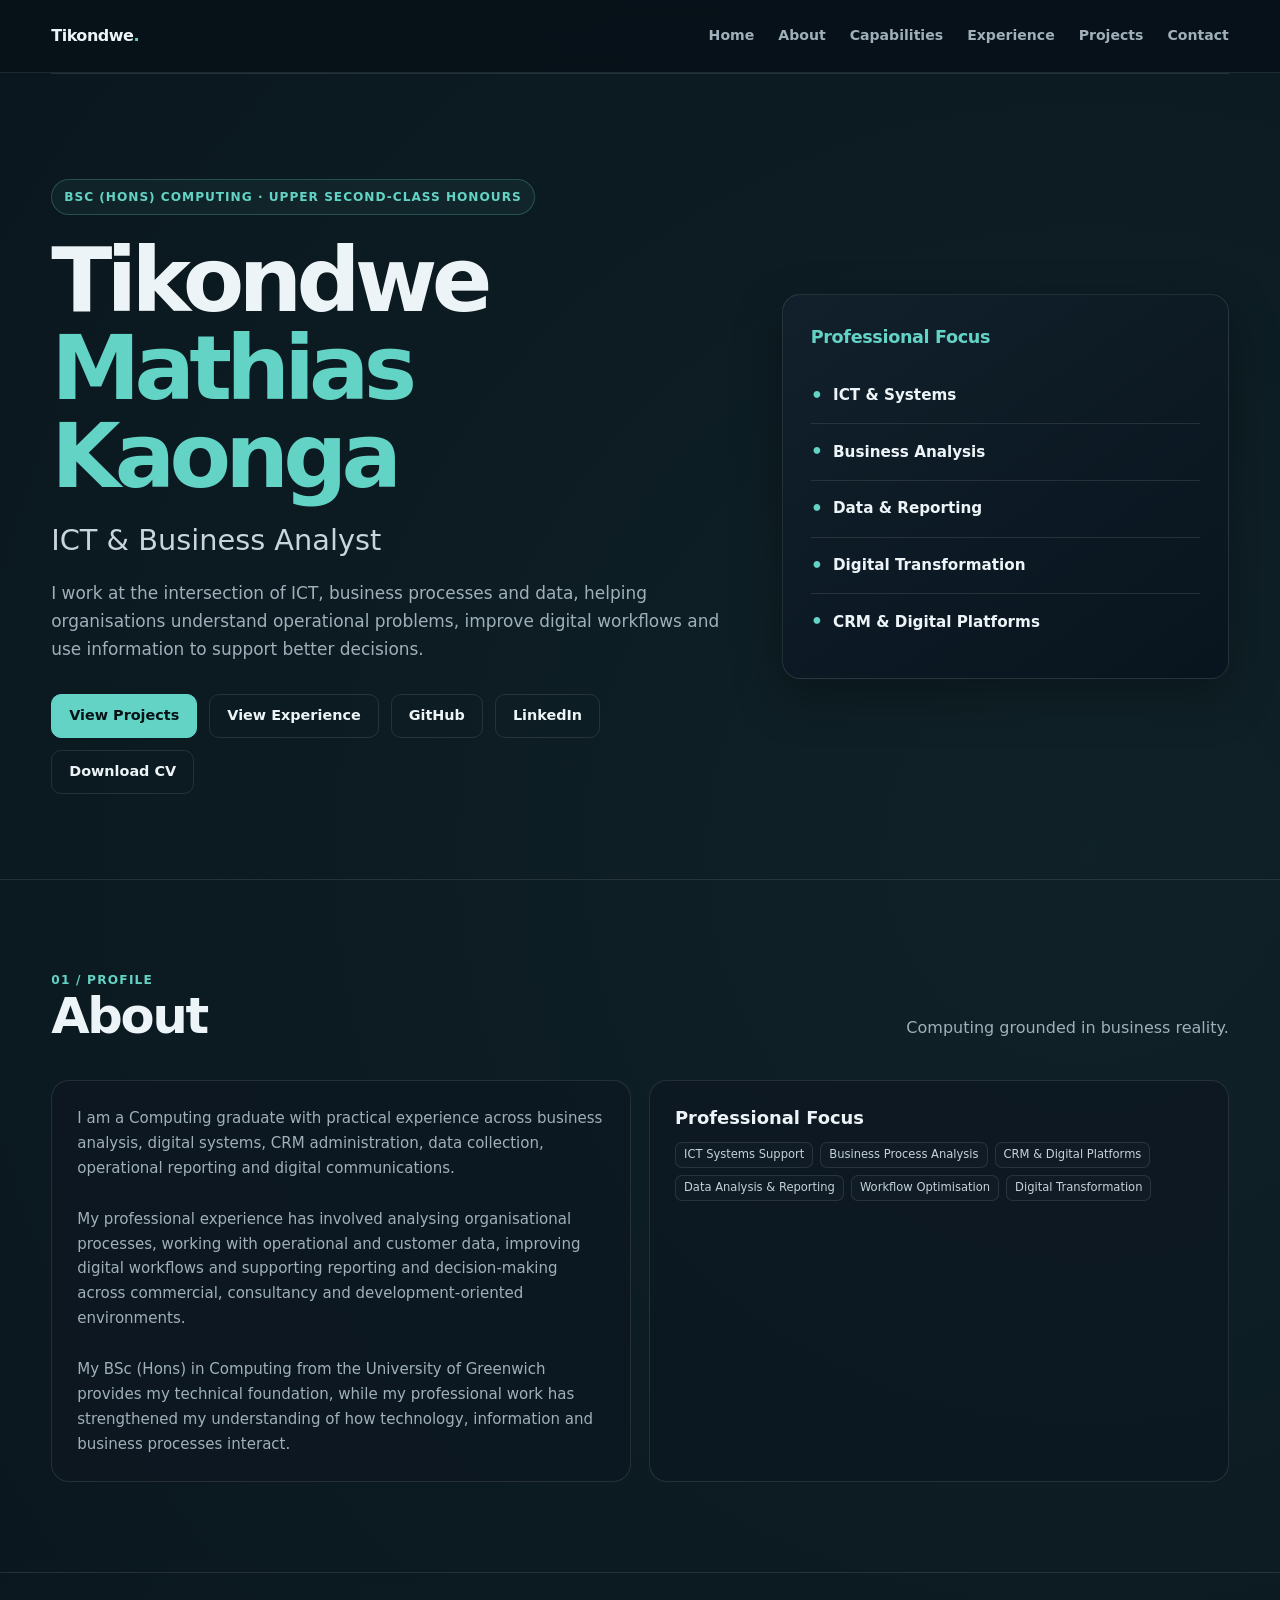
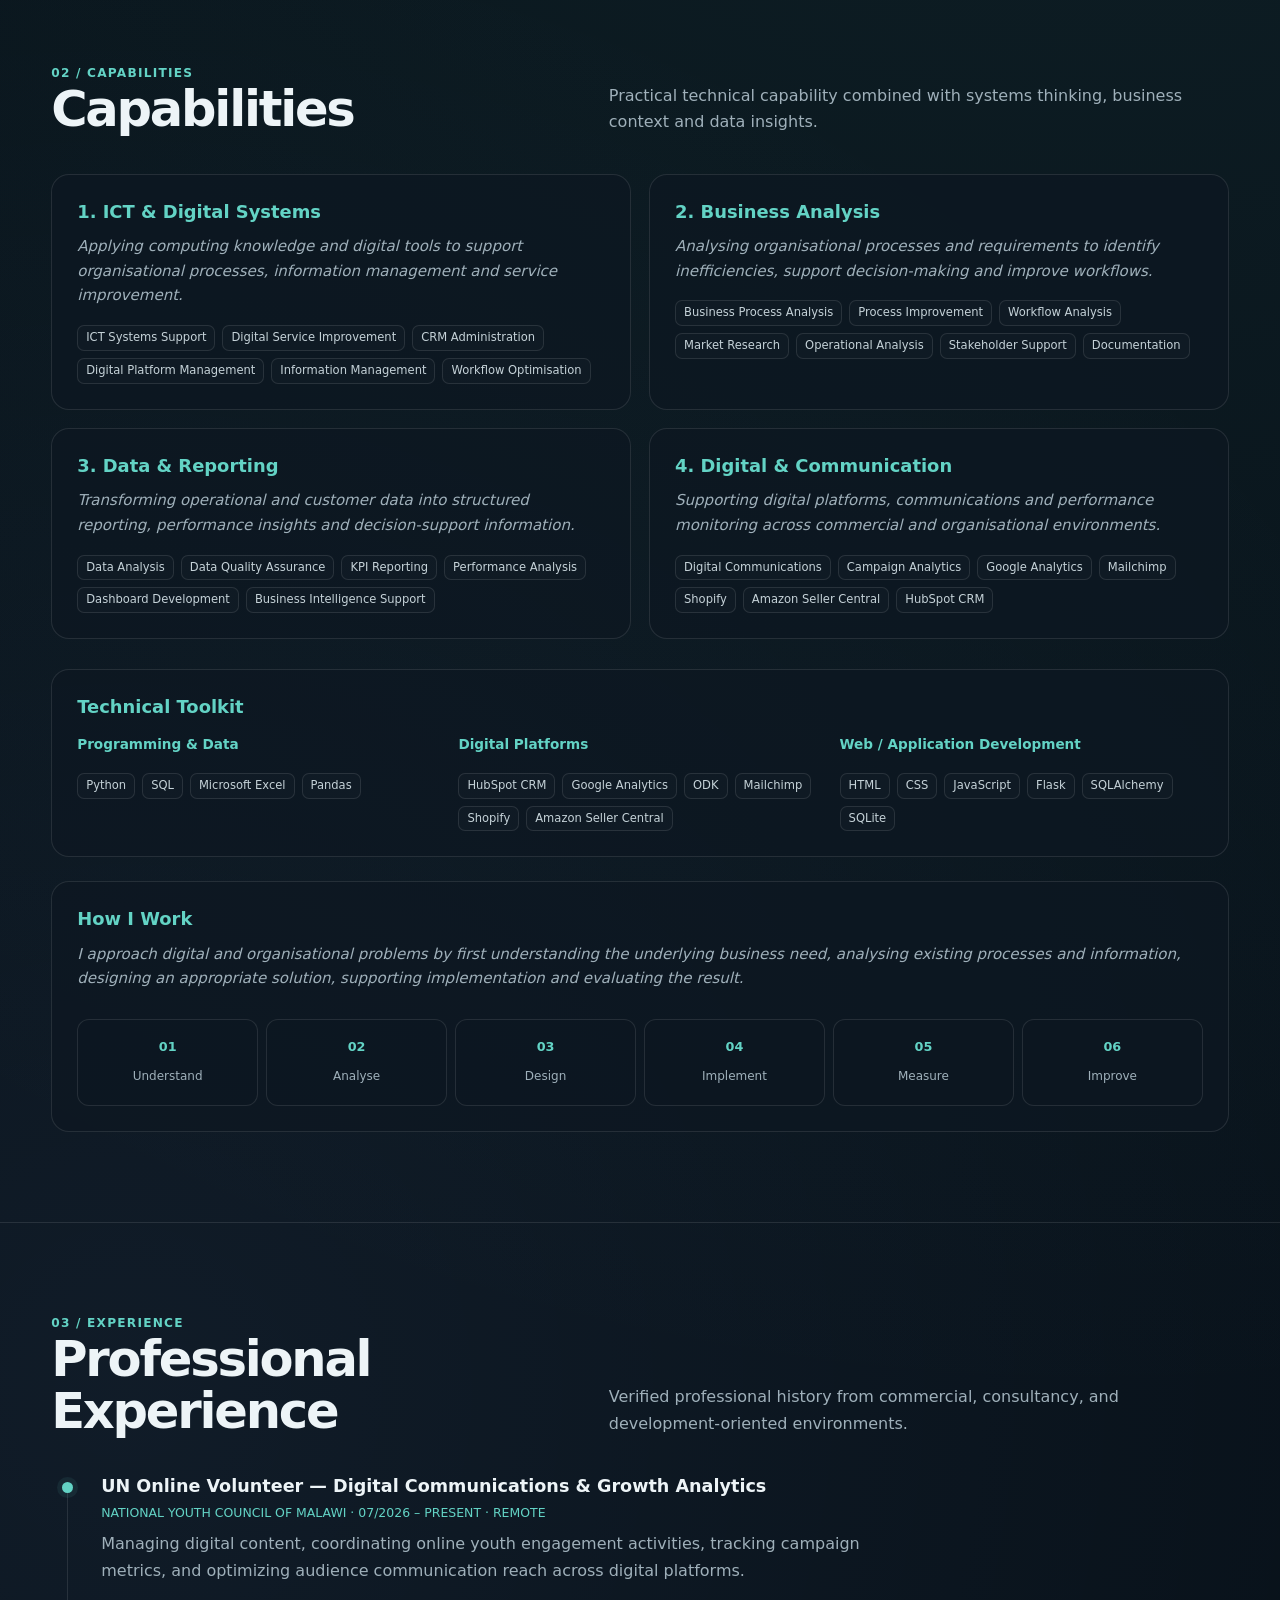
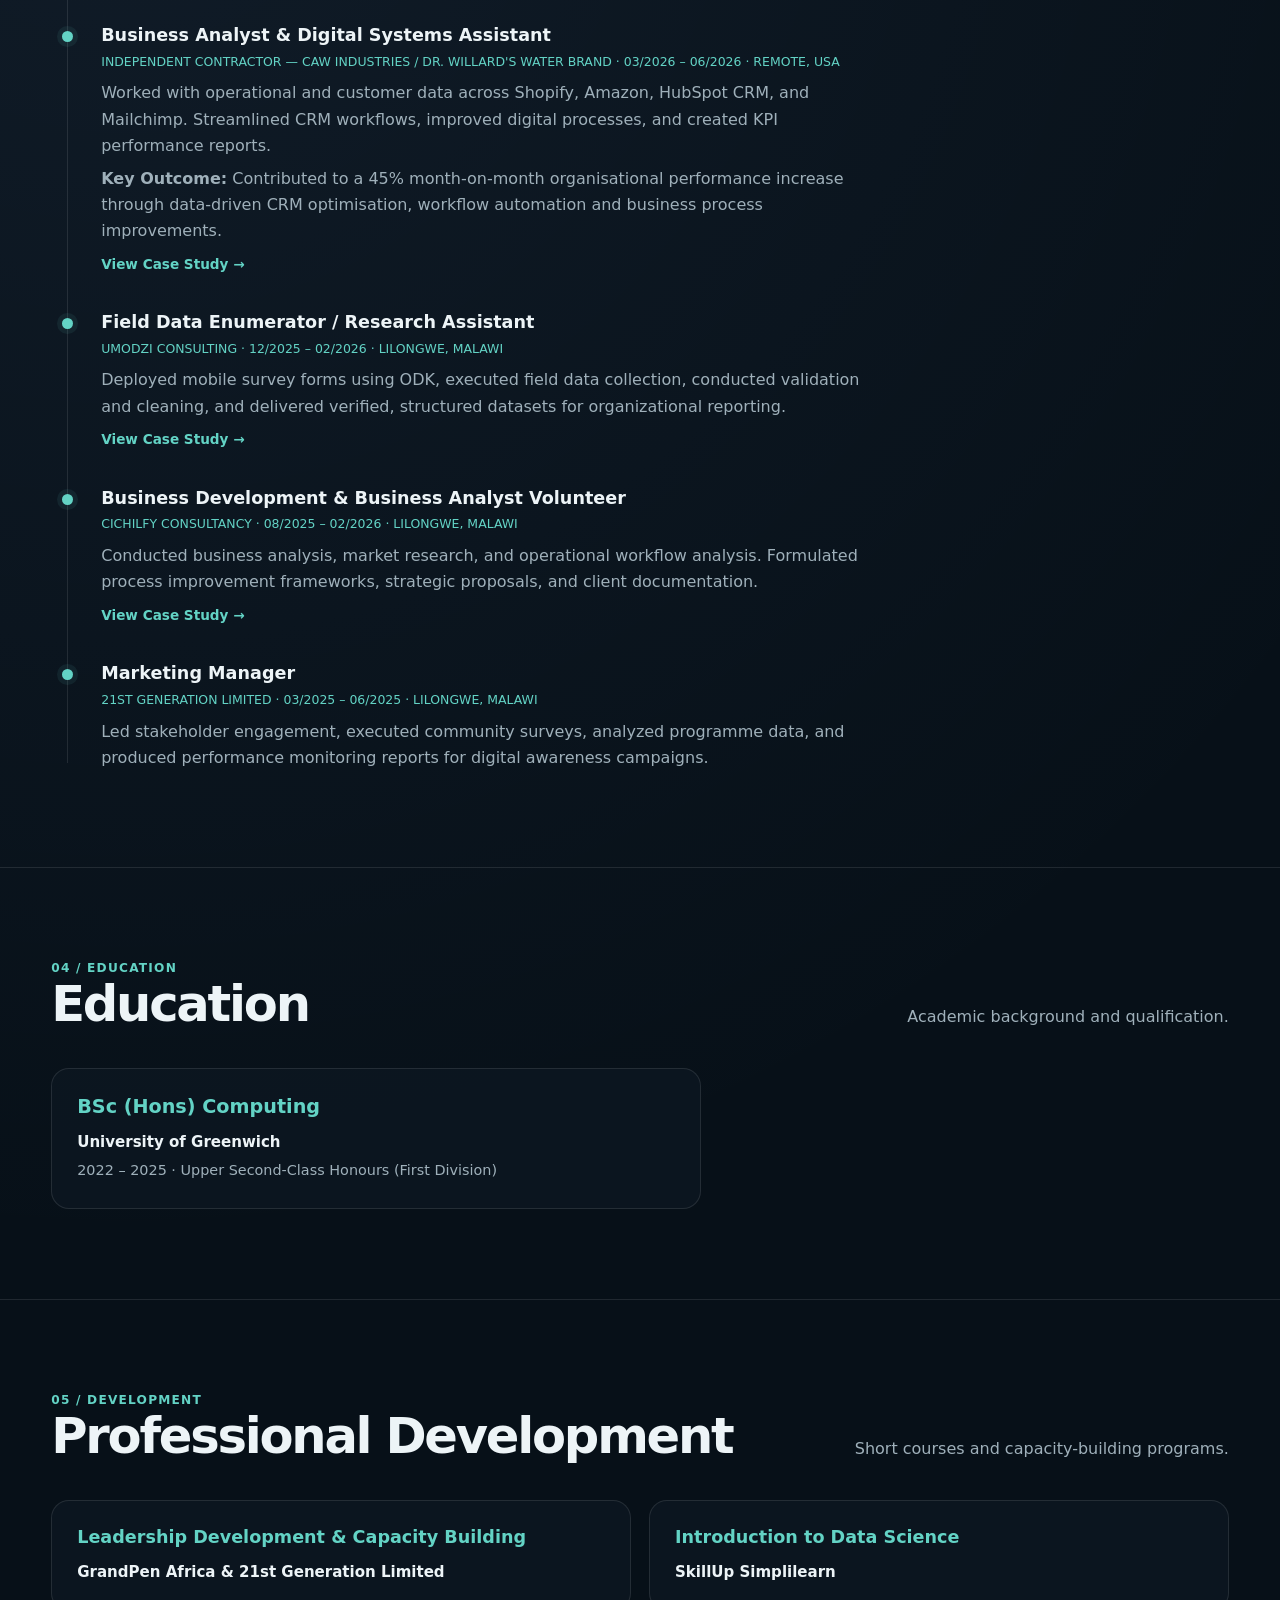
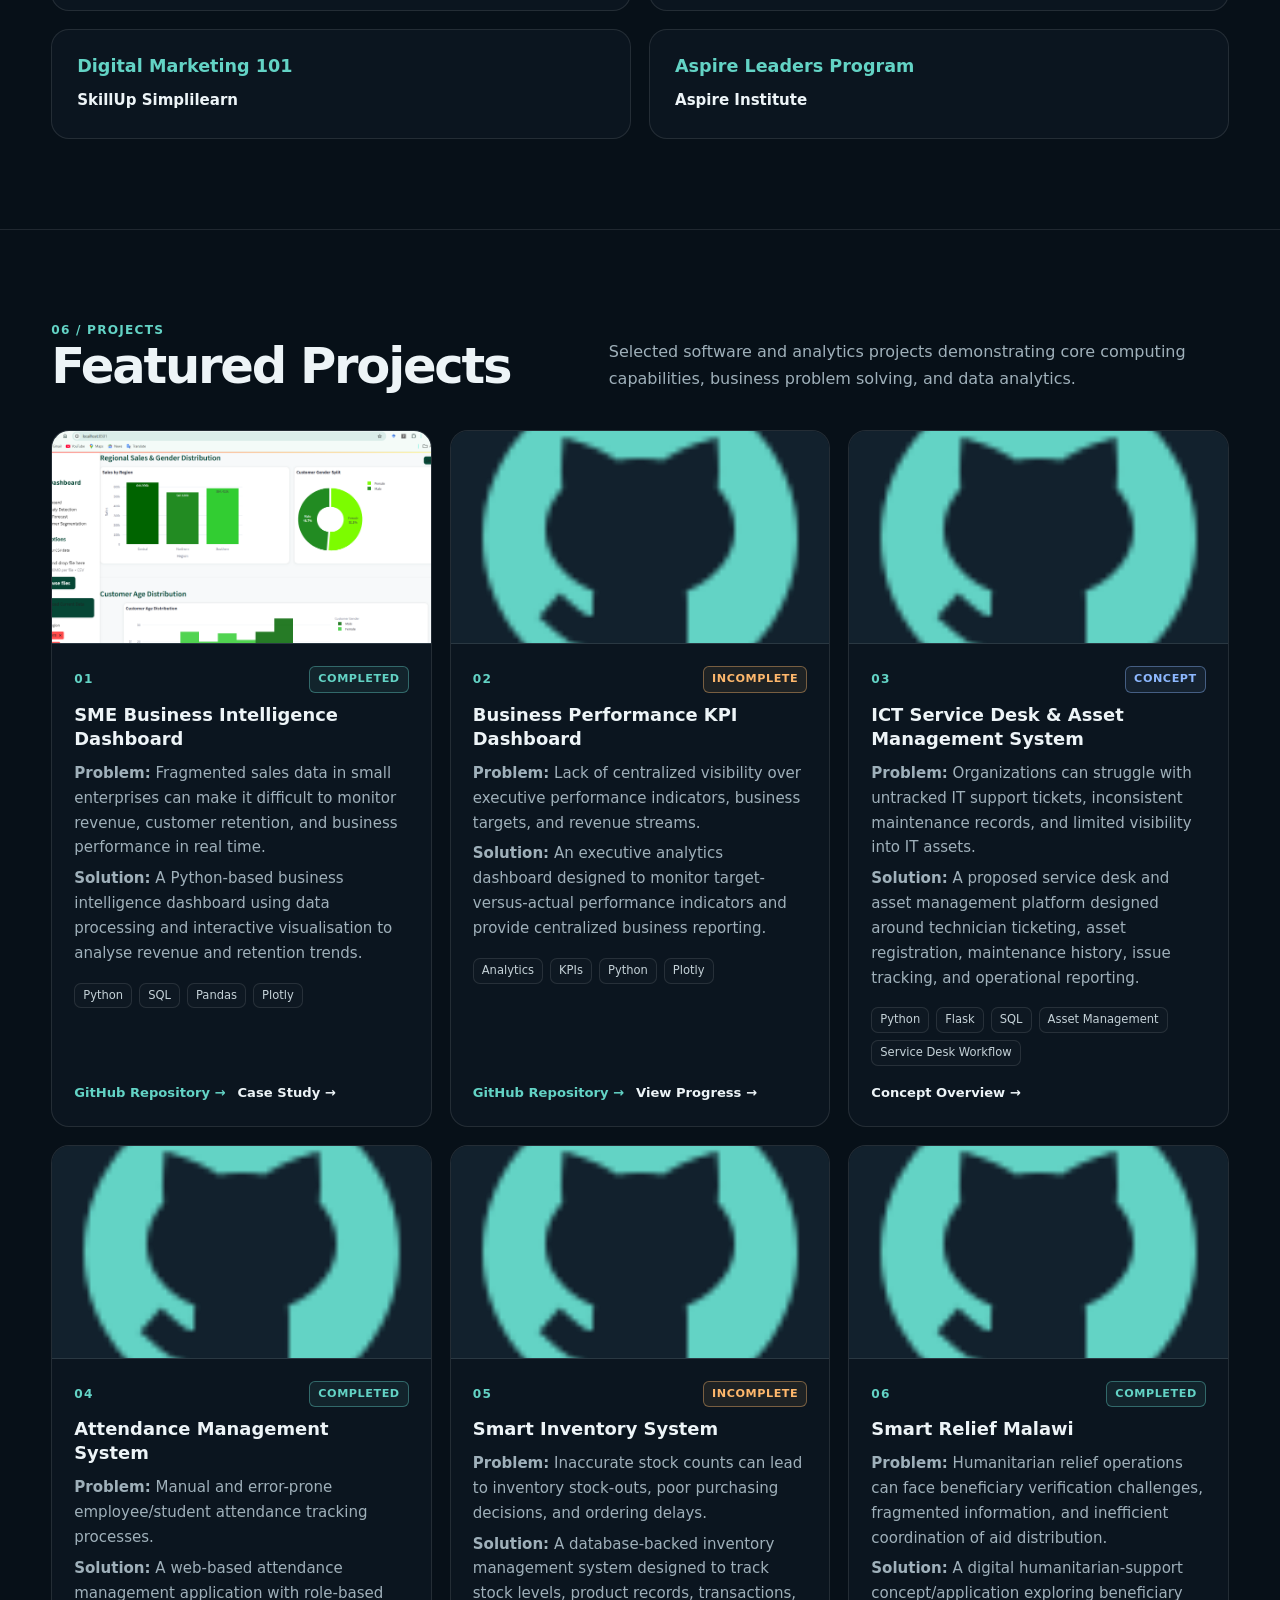
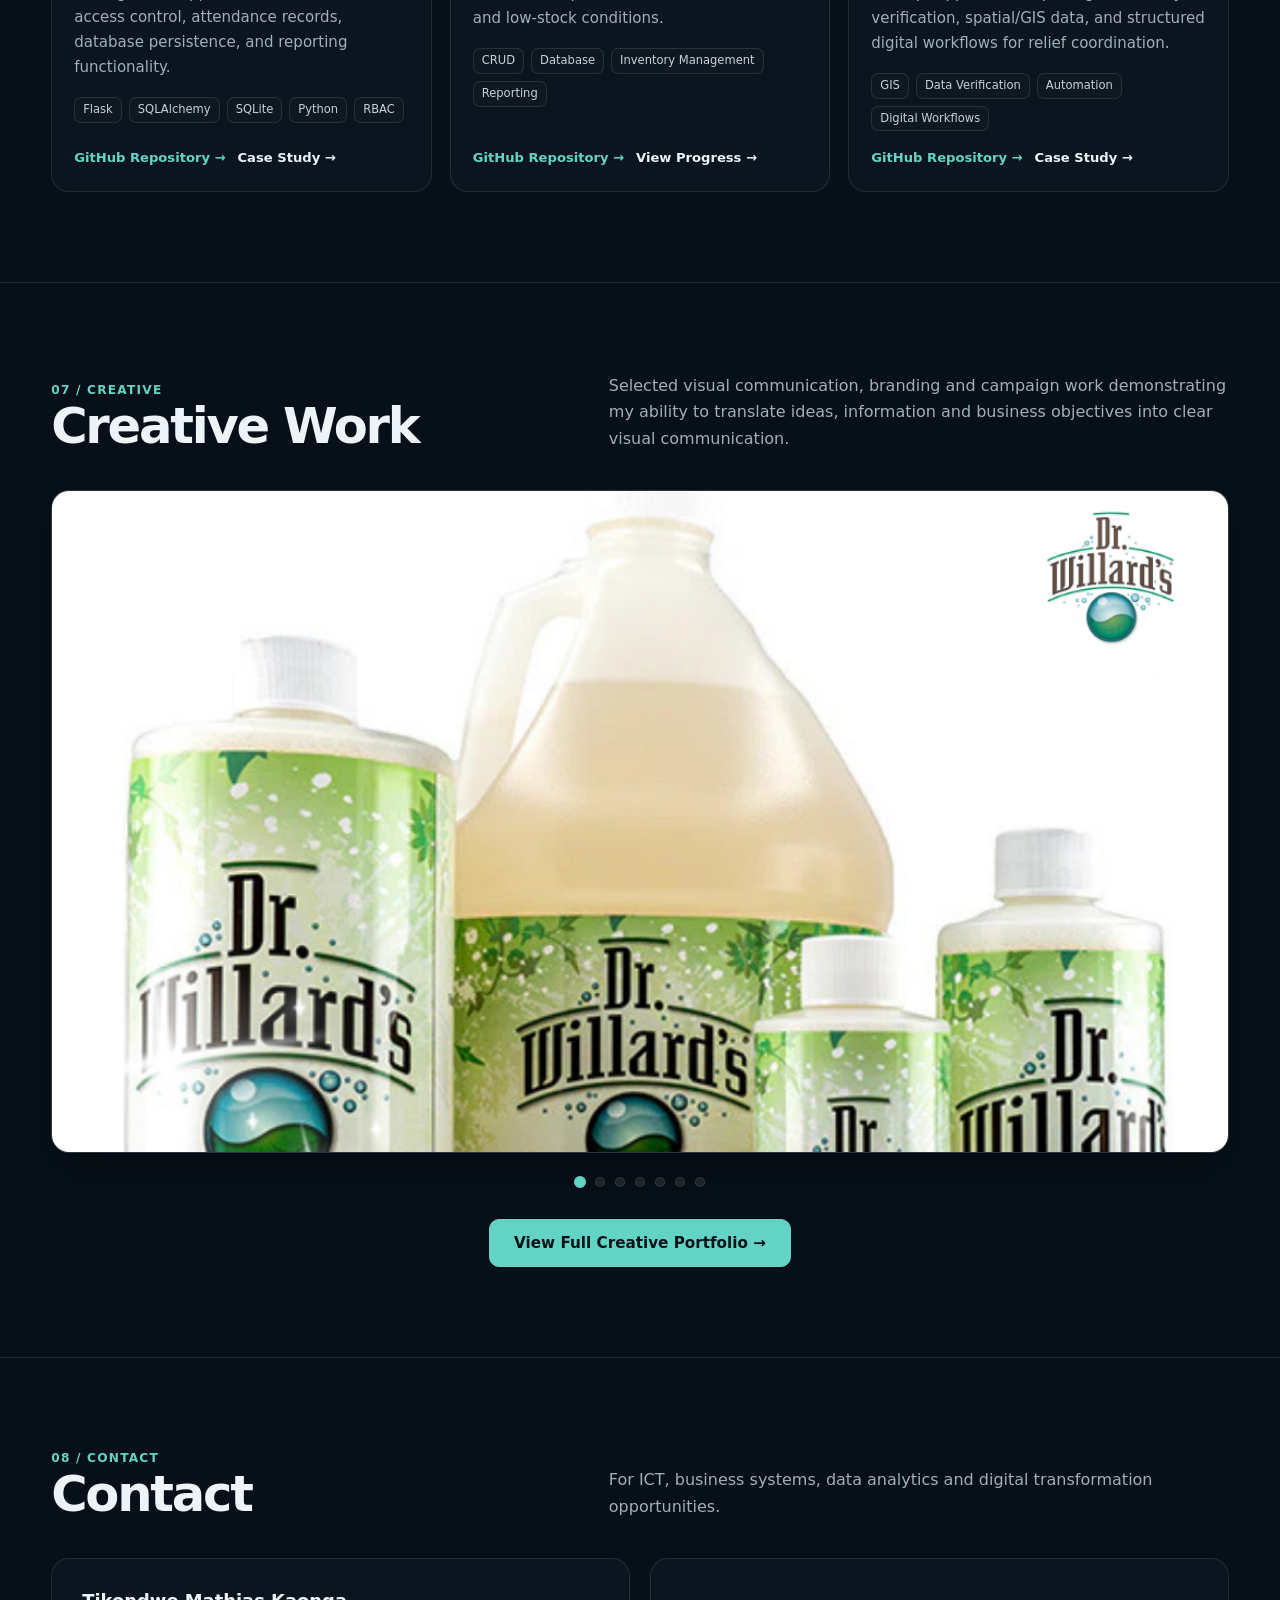
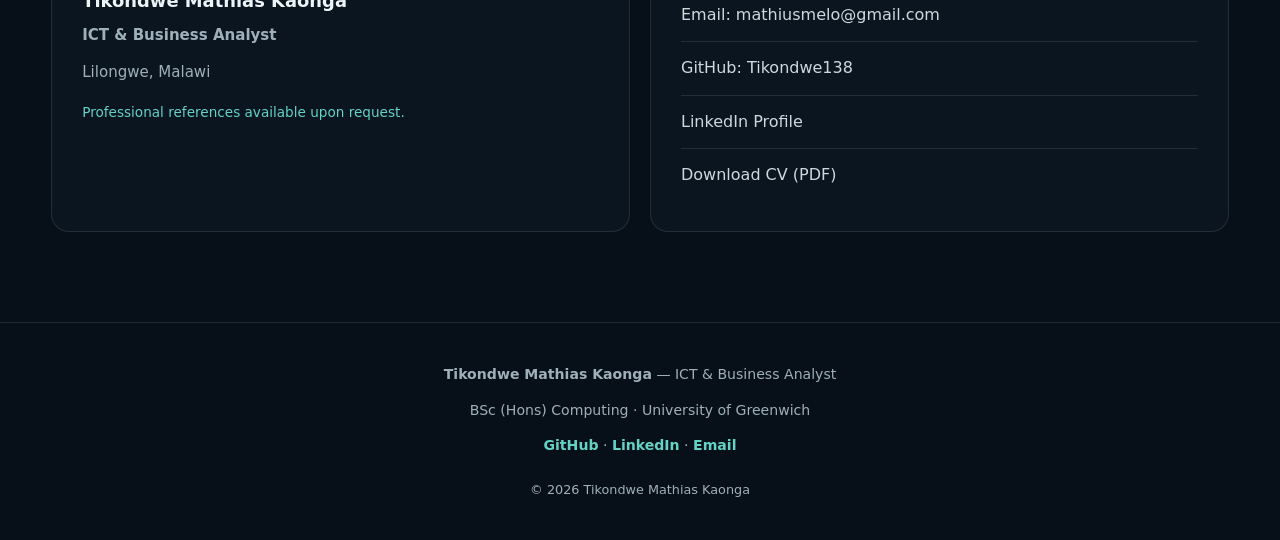
<file: tikondwe-ict-portfolio.html>
<!DOCTYPE html>
<html lang="en">
<head>
  <meta charset="UTF-8" />
  <meta name="viewport" content="width=device-width, initial-scale=1.0" />
  <meta name="description" content="Professional portfolio of Tikondwe Mathias Kaonga, a BSc (Hons) Computing graduate specialising in ICT, business analysis, digital systems, data analytics and digital transformation." />
  <meta name="author" content="Tikondwe Mathias Kaonga" />
  <title>Tikondwe Mathias Kaonga | ICT & Business Analyst</title>
  <link rel="stylesheet" href="css/style.css" />
</head>
<body>

<header class="nav">
  <div class="container nav-inner">
    <a class="brand" href="#home">Tikondwe<span>.</span></a>
    <button class="menu" aria-label="Open navigation">☰</button>
    <nav class="nav-links" id="navLinks">
      <a href="#home">Home</a>
      <a href="#about">About</a>
      <a href="#capabilities">Capabilities</a>
      <a href="#experience">Experience</a>
      <a href="#projects">Projects</a>
      <a href="#contact">Contact</a>
    </nav>
  </div>
</header>

<main id="home">
  <section class="hero container">
    <div>
      <div class="eyebrow">BSc (Hons) Computing · Upper Second-Class Honours</div>
      <h1>Tikondwe<br><span>Mathias Kaonga</span></h1>
      <h2>ICT & Business Analyst</h2>
      <p>
        I work at the intersection of ICT, business processes and data, helping organisations understand operational problems, improve digital workflows and use information to support better decisions.
      </p>
      <div class="actions">
        <a class="btn primary" href="#projects">View Projects</a>
        <a class="btn" href="#experience">View Experience</a>
        <a class="btn" href="https://github.com/Tikondwe138" target="_blank" rel="noopener noreferrer">GitHub</a>
        <a class="btn" href="https://www.linkedin.com/in/tikondwe-k-3b1062323" target="_blank" rel="noopener noreferrer">LinkedIn</a>
        <a class="btn" href="assets/Tikondwe-Mathias-Kaonga-CV.pdf" target="_blank">Download CV</a>
      </div>
    </div>

    <aside class="hero-card">
      <h3>Professional Focus</h3>
      <ul>
        <li>ICT & Systems</li>
        <li>Business Analysis</li>
        <li>Data & Reporting</li>
        <li>Digital Transformation</li>
        <li>CRM & Digital Platforms</li>
      </ul>
    </aside>
  </section>

  <section id="about">
    <div class="container">
      <div class="section-head">
        <div><div class="number">01 / PROFILE</div><h2>About</h2></div>
        <p>Computing grounded in business reality.</p>
      </div>
      <div class="grid grid-2">
        <article class="card">
          <p>
            I am a Computing graduate with practical experience across business analysis, digital systems, CRM administration, data collection, operational reporting and digital communications.
          </p>
          <br>
          <p>
            My professional experience has involved analysing organisational processes, working with operational and customer data, improving digital workflows and supporting reporting and decision-making across commercial, consultancy and development-oriented environments.
          </p>
          <br>
          <p>
            My BSc (Hons) in Computing from the University of Greenwich provides my technical foundation, while my professional work has strengthened my understanding of how technology, information and business processes interact.
          </p>
        </article>
        <article class="card">
          <h3>Professional Focus</h3>
          <div class="tag-row" style="margin-top:12px">
            <span class="tag">ICT Systems Support</span>
            <span class="tag">Business Process Analysis</span>
            <span class="tag">CRM & Digital Platforms</span>
            <span class="tag">Data Analysis & Reporting</span>
            <span class="tag">Workflow Optimisation</span>
            <span class="tag">Digital Transformation</span>
          </div>
        </article>
      </div>
    </div>
  </section>

  <section id="capabilities">
    <div class="container">
      <div class="section-head">
        <div><div class="number">02 / CAPABILITIES</div><h2>Capabilities</h2></div>
        <p>Practical technical capability combined with systems thinking, business context and data insights.</p>
      </div>
      
      <div class="grid grid-2" style="margin-bottom:30px">
        <!-- CAPABILITY 1 -->
        <article class="card">
          <h3 style="color:var(--accent)">1. ICT & Digital Systems</h3>
          <p style="margin-bottom:12px;font-style:italic;color:var(--muted)">Applying computing knowledge and digital tools to support organisational processes, information management and service improvement.</p>
          <div class="tag-row">
            <span class="tag">ICT Systems Support</span>
            <span class="tag">Digital Service Improvement</span>
            <span class="tag">CRM Administration</span>
            <span class="tag">Digital Platform Management</span>
            <span class="tag">Information Management</span>
            <span class="tag">Workflow Optimisation</span>
          </div>
        </article>

        <!-- CAPABILITY 2 -->
        <article class="card">
          <h3 style="color:var(--accent)">2. Business Analysis</h3>
          <p style="margin-bottom:12px;font-style:italic;color:var(--muted)">Analysing organisational processes and requirements to identify inefficiencies, support decision-making and improve workflows.</p>
          <div class="tag-row">
            <span class="tag">Business Process Analysis</span>
            <span class="tag">Process Improvement</span>
            <span class="tag">Workflow Analysis</span>
            <span class="tag">Market Research</span>
            <span class="tag">Operational Analysis</span>
            <span class="tag">Stakeholder Support</span>
            <span class="tag">Documentation</span>
          </div>
        </article>

        <!-- CAPABILITY 3 -->
        <article class="card">
          <h3 style="color:var(--accent)">3. Data & Reporting</h3>
          <p style="margin-bottom:12px;font-style:italic;color:var(--muted)">Transforming operational and customer data into structured reporting, performance insights and decision-support information.</p>
          <div class="tag-row">
            <span class="tag">Data Analysis</span>
            <span class="tag">Data Quality Assurance</span>
            <span class="tag">KPI Reporting</span>
            <span class="tag">Performance Analysis</span>
            <span class="tag">Dashboard Development</span>
            <span class="tag">Business Intelligence Support</span>
          </div>
        </article>

        <!-- CAPABILITY 4 -->
        <article class="card">
          <h3 style="color:var(--accent)">4. Digital & Communication</h3>
          <p style="margin-bottom:12px;font-style:italic;color:var(--muted)">Supporting digital platforms, communications and performance monitoring across commercial and organisational environments.</p>
          <div class="tag-row">
            <span class="tag">Digital Communications</span>
            <span class="tag">Campaign Analytics</span>
            <span class="tag">Google Analytics</span>
            <span class="tag">Mailchimp</span>
            <span class="tag">Shopify</span>
            <span class="tag">Amazon Seller Central</span>
            <span class="tag">HubSpot CRM</span>
          </div>
        </article>
      </div>

      <!-- TECHNICAL SKILLS TOOLKIT -->
      <div class="card" style="margin-top:20px">
        <h3 style="margin-bottom:14px;color:var(--accent)">Technical Toolkit</h3>
        <div class="grid grid-3">
          <div>
            <strong style="display:block;font-size:0.85rem;color:var(--accent);margin-bottom:8px">Programming & Data</strong>
            <div class="tag-row">
              <span class="tag">Python</span>
              <span class="tag">SQL</span>
              <span class="tag">Microsoft Excel</span>
              <span class="tag">Pandas</span>
            </div>
          </div>
          <div>
            <strong style="display:block;font-size:0.85rem;color:var(--accent);margin-bottom:8px">Digital Platforms</strong>
            <div class="tag-row">
              <span class="tag">HubSpot CRM</span>
              <span class="tag">Google Analytics</span>
              <span class="tag">ODK</span>
              <span class="tag">Mailchimp</span>
              <span class="tag">Shopify</span>
              <span class="tag">Amazon Seller Central</span>
            </div>
          </div>
          <div>
            <strong style="display:block;font-size:0.85rem;color:var(--accent);margin-bottom:8px">Web / Application Development</strong>
            <div class="tag-row">
              <span class="tag">HTML</span>
              <span class="tag">CSS</span>
              <span class="tag">JavaScript</span>
              <span class="tag">Flask</span>
              <span class="tag">SQLAlchemy</span>
              <span class="tag">SQLite</span>
            </div>
          </div>
        </div>
      </div>

      <!-- HOW I WORK SECTION -->
      <div class="card" style="margin-top:24px">
        <h3 style="margin-bottom:10px;color:var(--accent)">How I Work</h3>
        <p style="margin-bottom:20px;font-style:italic;color:var(--muted)">
          I approach digital and organisational problems by first understanding the underlying business need, analysing existing processes and information, designing an appropriate solution, supporting implementation and evaluating the result.
        </p>
        <div class="process">
          <div class="step"><strong>01</strong><span>Understand</span></div>
          <div class="step"><strong>02</strong><span>Analyse</span></div>
          <div class="step"><strong>03</strong><span>Design</span></div>
          <div class="step"><strong>04</strong><span>Implement</span></div>
          <div class="step"><strong>05</strong><span>Measure</span></div>
          <div class="step"><strong>06</strong><span>Improve</span></div>
        </div>
      </div>
    </div>
  </section>

  <section id="experience">
    <div class="container">
      <div class="section-head">
        <div><div class="number">03 / EXPERIENCE</div><h2>Professional Experience</h2></div>
        <p>Verified professional history from commercial, consultancy, and development-oriented environments.</p>
      </div>
      <div class="timeline">
        <!-- EXP 01 -->
        <article class="timeline-item">
          <h3>UN Online Volunteer — Digital Communications & Growth Analytics</h3>
          <div class="meta">NATIONAL YOUTH COUNCIL OF MALAWI · 07/2026 – PRESENT · REMOTE</div>
          <p>Managing digital content, coordinating online youth engagement activities, tracking campaign metrics, and optimizing audience communication reach across digital platforms.</p>
        </article>

        <!-- EXP 02 -->
        <article class="timeline-item">
          <h3>Business Analyst & Digital Systems Assistant</h3>
          <div class="meta">INDEPENDENT CONTRACTOR — CAW INDUSTRIES / DR. WILLARD'S WATER BRAND · 03/2026 – 06/2026 · REMOTE, USA</div>
          <p>Worked with operational and customer data across Shopify, Amazon, HubSpot CRM, and Mailchimp. Streamlined CRM workflows, improved digital processes, and created KPI performance reports.</p>
          <p><strong>Key Outcome:</strong> Contributed to a 45% month-on-month organisational performance increase through data-driven CRM optimisation, workflow automation and business process improvements.</p>
          <a href="case-studies/caw-industries.html" style="color:var(--accent);font-weight:700;font-size:0.85rem">View Case Study →</a>
        </article>

        <!-- EXP 03 -->
        <article class="timeline-item">
          <h3>Field Data Enumerator / Research Assistant</h3>
          <div class="meta">UMODZI CONSULTING · 12/2025 – 02/2026 · LILONGWE, MALAWI</div>
          <p>Deployed mobile survey forms using ODK, executed field data collection, conducted validation and cleaning, and delivered verified, structured datasets for organizational reporting.</p>
          <a href="case-studies/umodzi-data-quality.html" style="color:var(--accent);font-weight:700;font-size:0.85rem">View Case Study →</a>
        </article>

        <!-- EXP 04 -->
        <article class="timeline-item">
          <h3>Business Development & Business Analyst Volunteer</h3>
          <div class="meta">CICHILFY CONSULTANCY · 08/2025 – 02/2026 · LILONGWE, MALAWI</div>
          <p>Conducted business analysis, market research, and operational workflow analysis. Formulated process improvement frameworks, strategic proposals, and client documentation.</p>
          <a href="case-studies/cichlify-business-analysis.html" style="color:var(--accent);font-weight:700;font-size:0.85rem">View Case Study →</a>
        </article>

        <!-- EXP 05 -->
        <article class="timeline-item">
          <h3>Marketing Manager</h3>
          <div class="meta">21ST GENERATION LIMITED · 03/2025 – 06/2025 · LILONGWE, MALAWI</div>
          <p>Led stakeholder engagement, executed community surveys, analyzed programme data, and produced performance monitoring reports for digital awareness campaigns.</p>
        </article>
      </div>
    </div>
  </section>

  <section id="education">
    <div class="container">
      <div class="section-head">
        <div><div class="number">04 / EDUCATION</div><h2>Education</h2></div>
        <p>Academic background and qualification.</p>
      </div>
      <div class="card" style="max-width:650px">
        <h3 style="font-size:1.2rem;color:var(--accent)">BSc (Hons) Computing</h3>
        <p style="color:var(--text);font-weight:600">University of Greenwich</p>
        <p style="color:var(--muted);font-size:0.9rem;margin-top:4px">2022 – 2025 · Upper Second-Class Honours (First Division)</p>
      </div>
    </div>
  </section>

  <section id="certifications">
    <div class="container">
      <div class="section-head">
        <div><div class="number">05 / DEVELOPMENT</div><h2>Professional Development</h2></div>
        <p>Short courses and capacity-building programs.</p>
      </div>
      <div class="grid grid-2">
        <article class="card">
          <h3 style="font-size:1.1rem;color:var(--accent)">Leadership Development & Capacity Building</h3>
          <p style="color:var(--text);font-weight:600">GrandPen Africa & 21st Generation Limited</p>
        </article>
        <article class="card">
          <h3 style="font-size:1.1rem;color:var(--accent)">Introduction to Data Science</h3>
          <p style="color:var(--text);font-weight:600">SkillUp Simplilearn</p>
        </article>
        <article class="card">
          <h3 style="font-size:1.1rem;color:var(--accent)">Digital Marketing 101</h3>
          <p style="color:var(--text);font-weight:600">SkillUp Simplilearn</p>
        </article>
        <article class="card">
          <h3 style="font-size:1.1rem;color:var(--accent)">Aspire Leaders Program</h3>
          <p style="color:var(--text);font-weight:600">Aspire Institute</p>
        </article>
      </div>
    </div>
  </section>

  <section id="projects">
    <div class="container">
      <div class="section-head">
        <div><div class="number">06 / PROJECTS</div><h2>Featured Projects</h2></div>
        <p>Selected software and analytics projects demonstrating core computing capabilities, business problem solving, and data analytics.</p>
      </div>

      <div class="grid grid-3">
        <!-- PROJECT 01 -->
        <article class="card project-card">
          <div class="project-image">
            <img src="assets/projects/sme-bi-dashboard.png" alt="SME Business Intelligence Dashboard showing revenue and customer retention analytics" loading="lazy" />
          </div>
          <div class="project-body">
            <div class="project-meta">
              <div class="number">01</div>
              <span class="project-status completed">COMPLETED</span>
            </div>
            <h3>SME Business Intelligence Dashboard</h3>
            <p><strong>Problem:</strong> Fragmented sales data in small enterprises can make it difficult to monitor revenue, customer retention, and business performance in real time.</p>
            <p style="margin-top:6px"><strong>Solution:</strong> A Python-based business intelligence dashboard using data processing and interactive visualisation to analyse revenue and retention trends.</p>
            <div class="tag-row">
              <span class="tag">Python</span>
              <span class="tag">SQL</span>
              <span class="tag">Pandas</span>
              <span class="tag">Plotly</span>
            </div>
            <div class="project-actions">
              <a href="https://github.com/Tikondwe138/bi-dashboard-sme" target="_blank" rel="noopener noreferrer">GitHub Repository →</a>
              <a href="projects/sme-bi-dashboard.html" class="secondary-action">Case Study →</a>
            </div>
          </div>
        </article>

        <!-- PROJECT 02 -->
        <article class="card project-card">
          <div class="project-image">
            <img src="assets/projects/business-kpi-dashboard.png" alt="Business Performance KPI Dashboard executive analytics interface" loading="lazy" />
          </div>
          <div class="project-body">
            <div class="project-meta">
              <div class="number">02</div>
              <span class="project-status incomplete">INCOMPLETE</span>
            </div>
            <h3>Business Performance KPI Dashboard</h3>
            <p><strong>Problem:</strong> Lack of centralized visibility over executive performance indicators, business targets, and revenue streams.</p>
            <p style="margin-top:6px"><strong>Solution:</strong> An executive analytics dashboard designed to monitor target-versus-actual performance indicators and provide centralized business reporting.</p>
            <div class="tag-row">
              <span class="tag">Analytics</span>
              <span class="tag">KPIs</span>
              <span class="tag">Python</span>
              <span class="tag">Plotly</span>
            </div>
            <div class="project-actions">
              <a href="https://github.com/Tikondwe138/business-performance-kpi-dashboard" target="_blank" rel="noopener noreferrer">GitHub Repository →</a>
              <a href="projects/kpi-dashboard.html" class="secondary-action">View Progress →</a>
            </div>
          </div>
        </article>

        <!-- PROJECT 03 -->
        <article class="card project-card">
          <div class="project-image">
            <img src="assets/projects/ict-service-desk.png" alt="ICT Service Desk & Asset Management System conceptual platform architecture" loading="lazy" />
          </div>
          <div class="project-body">
            <div class="project-meta">
              <div class="number">03</div>
              <span class="project-status concept">CONCEPT</span>
            </div>
            <h3>ICT Service Desk & Asset Management System</h3>
            <p><strong>Problem:</strong> Organizations can struggle with untracked IT support tickets, inconsistent maintenance records, and limited visibility into IT assets.</p>
            <p style="margin-top:6px"><strong>Solution:</strong> A proposed service desk and asset management platform designed around technician ticketing, asset registration, maintenance history, issue tracking, and operational reporting.</p>
            <div class="tag-row">
              <span class="tag">Python</span>
              <span class="tag">Flask</span>
              <span class="tag">SQL</span>
              <span class="tag">Asset Management</span>
              <span class="tag">Service Desk Workflow</span>
            </div>
            <div class="project-actions">
              <a href="projects/service-desk.html" class="secondary-action">Concept Overview →</a>
            </div>
          </div>
        </article>

        <!-- PROJECT 04 -->
        <article class="card project-card">
          <div class="project-image">
            <img src="assets/projects/attendance-system.png" alt="Attendance Management System role-based portal and attendance logs" loading="lazy" />
          </div>
          <div class="project-body">
            <div class="project-meta">
              <div class="number">04</div>
              <span class="project-status completed">COMPLETED</span>
            </div>
            <h3>Attendance Management System</h3>
            <p><strong>Problem:</strong> Manual and error-prone employee/student attendance tracking processes.</p>
            <p style="margin-top:6px"><strong>Solution:</strong> A web-based attendance management application with role-based access control, attendance records, database persistence, and reporting functionality.</p>
            <div class="tag-row">
              <span class="tag">Flask</span>
              <span class="tag">SQLAlchemy</span>
              <span class="tag">SQLite</span>
              <span class="tag">Python</span>
              <span class="tag">RBAC</span>
            </div>
            <div class="project-actions">
              <a href="https://github.com/Tikondwe138/attendance-app" target="_blank" rel="noopener noreferrer">GitHub Repository →</a>
              <a href="projects/attendance-system.html" class="secondary-action">Case Study →</a>
            </div>
          </div>
        </article>

        <!-- PROJECT 05 -->
        <article class="card project-card">
          <div class="project-image">
            <img src="assets/projects/smart-inventory.png" alt="Smart Inventory System stock monitoring and low-stock alert screen" loading="lazy" />
          </div>
          <div class="project-body">
            <div class="project-meta">
              <div class="number">05</div>
              <span class="project-status incomplete">INCOMPLETE</span>
            </div>
            <h3>Smart Inventory System</h3>
            <p><strong>Problem:</strong> Inaccurate stock counts can lead to inventory stock-outs, poor purchasing decisions, and ordering delays.</p>
            <p style="margin-top:6px"><strong>Solution:</strong> A database-backed inventory management system designed to track stock levels, product records, transactions, and low-stock conditions.</p>
            <div class="tag-row">
              <span class="tag">CRUD</span>
              <span class="tag">Database</span>
              <span class="tag">Inventory Management</span>
              <span class="tag">Reporting</span>
            </div>
            <div class="project-actions">
              <a href="https://github.com/Tikondwe138/smart-inventory-system" target="_blank" rel="noopener noreferrer">GitHub Repository →</a>
              <a href="projects/inventory-system.html" class="secondary-action">View Progress →</a>
            </div>
          </div>
        </article>

        <!-- PROJECT 06 -->
        <article class="card project-card">
          <div class="project-image">
            <img src="assets/projects/smart-relief-malawi.png" alt="Smart Relief Malawi humanitarian GIS map and beneficiary verification concept" loading="lazy" />
          </div>
          <div class="project-body">
            <div class="project-meta">
              <div class="number">06</div>
              <span class="project-status completed">COMPLETED</span>
            </div>
            <h3>Smart Relief Malawi</h3>
            <p><strong>Problem:</strong> Humanitarian relief operations can face beneficiary verification challenges, fragmented information, and inefficient coordination of aid distribution.</p>
            <p style="margin-top:6px"><strong>Solution:</strong> A digital humanitarian-support concept/application exploring beneficiary verification, spatial/GIS data, and structured digital workflows for relief coordination.</p>
            <div class="tag-row">
              <span class="tag">GIS</span>
              <span class="tag">Data Verification</span>
              <span class="tag">Automation</span>
              <span class="tag">Digital Workflows</span>
            </div>
            <div class="project-actions">
              <a href="https://github.com/Tikondwe138/smart-relief-malawi" target="_blank" rel="noopener noreferrer">GitHub Repository →</a>
              <a href="projects/smart-relief.html" class="secondary-action">Case Study →</a>
            </div>
          </div>
        </article>
      </div>
    </div>
  </section>

  <section id="creative">
    <div class="container">
      <div class="section-head">
        <div><div class="number">07 / CREATIVE</div><h2>Creative Work</h2></div>
        <p>Selected visual communication, branding and campaign work demonstrating my ability to translate ideas, information and business objectives into clear visual communication.</p>
      </div>

      <div class="creative-showcase">
        <div class="creative-slideshow" aria-label="Creative work showcase">
          <div class="creative-slide active">
            <img src="assets/creative/creative-01.jpg" alt="Mmera Pure Soya Brand Identity and Packaging Design" />
          </div>
          <div class="creative-slide">
            <img src="assets/creative/creative-02.jpg" alt="Digital Media Campaign Materials and Posters" />
          </div>
          <div class="creative-slide">
            <img src="assets/creative/creative-03.jpg" alt="Information and Service Package Card Presentation" />
          </div>
          <div class="creative-slide">
            <img src="assets/creative/creative-04.jpg" alt="Social Media Graphic Assets and Banners" />
          </div>
          <div class="creative-slide">
            <img src="assets/creative/creative-05.jpg" alt="Product Packaging Mockups and Labels" />
          </div>
          <div class="creative-slide">
            <img src="assets/creative/creative-06.jpg" alt="Corporate Visual Presentation Slides" />
          </div>
          <div class="creative-slide">
            <img src="assets/creative/creative-07.jpg" alt="Brand Identity Guidelines and Style Sheets" />
          </div>
        </div>

        <div class="creative-indicators" aria-label="Slideshow slide indicators">
          <span class="creative-dot active" aria-label="Go to slide 1"></span>
          <span class="creative-dot" aria-label="Go to slide 2"></span>
          <span class="creative-dot" aria-label="Go to slide 3"></span>
          <span class="creative-dot" aria-label="Go to slide 4"></span>
          <span class="creative-dot" aria-label="Go to slide 5"></span>
          <span class="creative-dot" aria-label="Go to slide 6"></span>
          <span class="creative-dot" aria-label="Go to slide 7"></span>
        </div>

        <div class="creative-cta">
          <a href="https://drive.google.com/drive/folders/17m08boR27YiG8hWuVqrGfaug-TxGYiR2?usp=drive_link" target="_blank" rel="noopener noreferrer" class="btn primary">
            View Full Creative Portfolio →
          </a>
        </div>
      </div>
    </div>
  </section>

  <section id="contact">
    <div class="container">
      <div class="section-head">
        <div><div class="number">08 / CONTACT</div><h2>Contact</h2></div>
        <p>For ICT, business systems, data analytics and digital transformation opportunities.</p>
      </div>
      <div class="contact">
        <div class="card contact-box">
          <h3>Tikondwe Mathias Kaonga</h3>
          <p style="margin-top:8px;font-weight:600">ICT & Business Analyst</p>
          <p style="margin-top:12px;color:var(--muted)">Lilongwe, Malawi</p>
          <p style="margin-top:16px;font-size:0.85rem;color:var(--accent)">Professional references available upon request.</p>
        </div>
        <div class="card contact-box">
          <a class="contact-link" href="mailto:mathiusmelo@gmail.com">Email: mathiusmelo@gmail.com</a>
          <a class="contact-link" href="https://github.com/Tikondwe138" target="_blank" rel="noopener noreferrer">GitHub: Tikondwe138</a>
          <a class="contact-link" href="https://www.linkedin.com/in/tikondwe-k-3b1062323" target="_blank" rel="noopener noreferrer">LinkedIn Profile</a>
          <a class="contact-link" href="assets/Tikondwe-Mathias-Kaonga-CV.pdf" target="_blank">Download CV (PDF)</a>
        </div>
      </div>
    </div>
  </section>
</main>

<!-- LIGHTBOX MODAL -->
<div id="lightbox" style="display:none;position:fixed;top:0;left:0;width:100%;height:100%;background:rgba(0,0,0,0.85);z-index:200;align-items:center;justify-content:center;padding:20px" onclick="closeLightbox()">
  <div style="background:var(--surface);border:1px solid var(--line);border-radius:var(--radius);padding:30px;max-width:500px;width:100%;position:relative" onclick="event.stopPropagation()">
    <button onclick="closeLightbox()" style="position:absolute;top:15px;right:15px;background:none;border:none;color:var(--text);font-size:1.4rem;cursor:pointer">×</button>
    <h3 id="lbTitle" style="color:var(--accent);margin-bottom:8px"></h3>
    <p id="lbCat" style="font-size:0.85rem;color:var(--muted);margin-bottom:12px;font-weight:600"></p>
    <p id="lbDesc" style="font-size:0.95rem;margin-bottom:14px;color:var(--text)"></p>
    <p id="lbMeta" style="font-size:0.82rem;color:var(--accent)"></p>
  </div>
</div>

<footer>
  <div class="container footer-inner">
    <div><strong>Tikondwe Mathias Kaonga</strong> — ICT & Business Analyst</div>
    <div>BSc (Hons) Computing · University of Greenwich</div>
    <div>
      <a href="https://github.com/Tikondwe138" target="_blank" rel="noopener noreferrer">GitHub</a> · 
      <a href="https://www.linkedin.com/in/tikondwe-k-3b1062323" target="_blank" rel="noopener noreferrer">LinkedIn</a> · 
      <a href="mailto:mathiusmelo@gmail.com">Email</a>
    </div>
    <div style="margin-top:10px;font-size:0.8rem">© 2026 Tikondwe Mathias Kaonga</div>
  </div>
</footer>

<script src="js/main.js"></script>
</body>
</html>
</file>
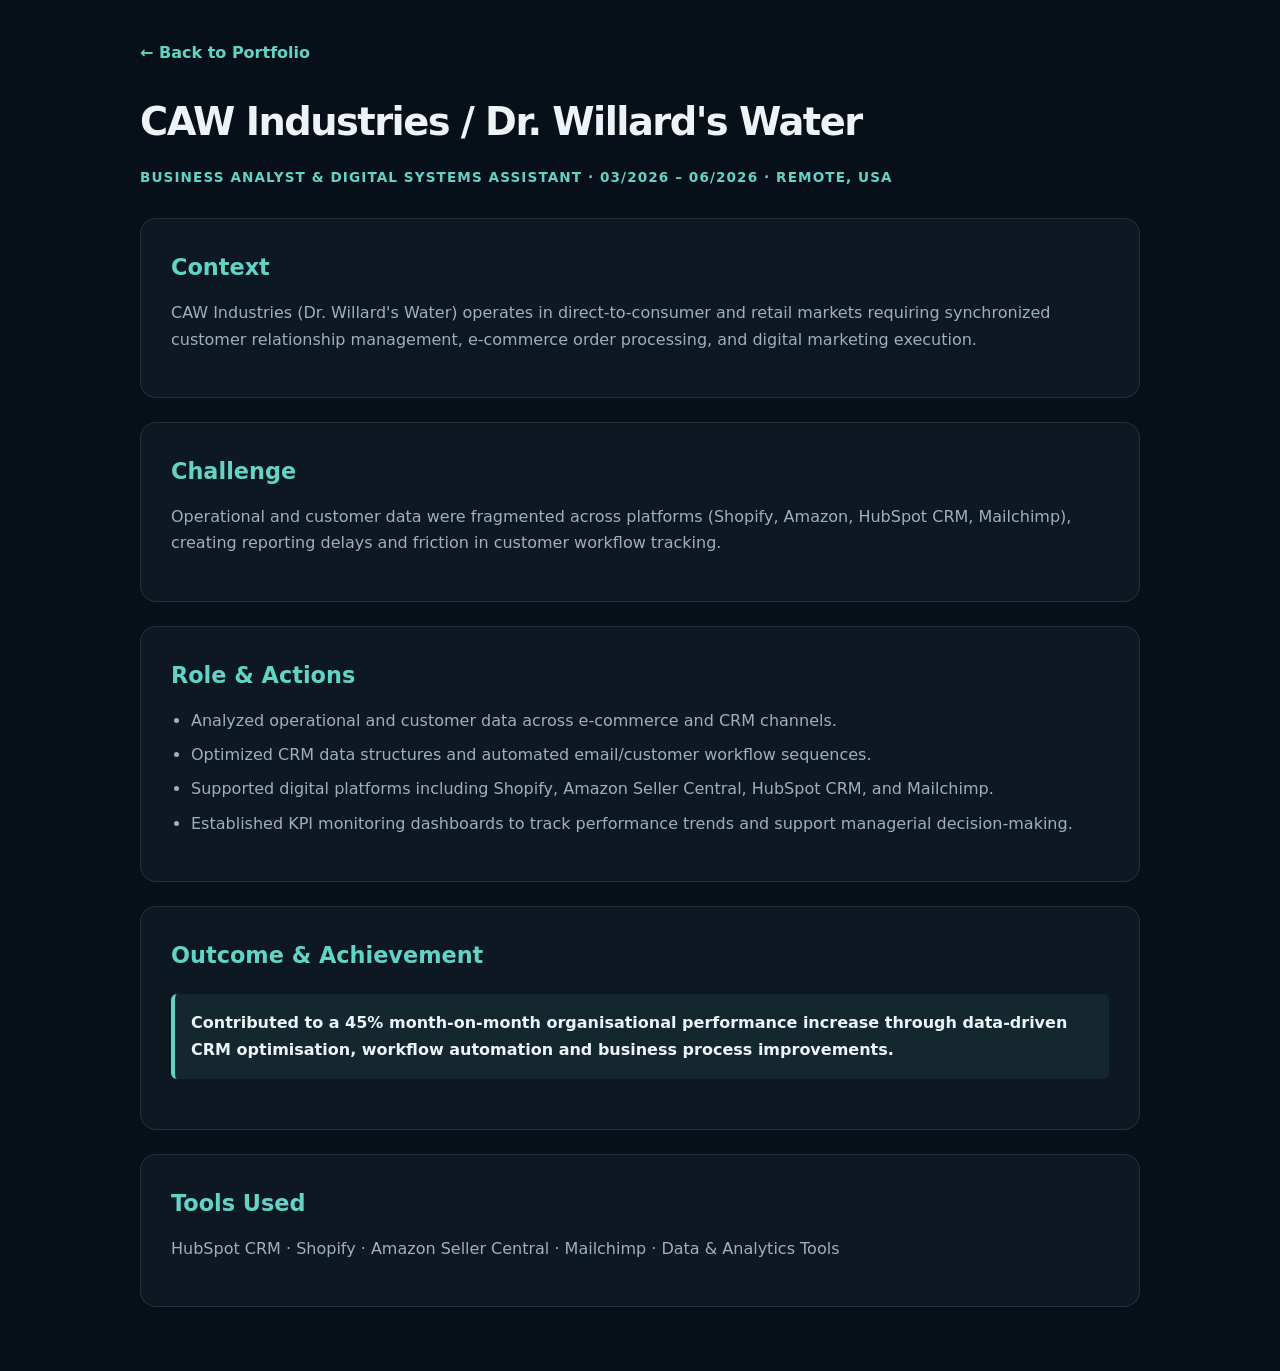
<file: case-studies/caw-industries.html>
<!DOCTYPE html>
<html lang="en">
<head>
  <meta charset="UTF-8" />
  <meta name="viewport" content="width=device-width, initial-scale=1.0" />
  <meta name="description" content="Case Study: CAW Industries / Dr. Willard's Water — Business Analysis & Digital Systems" />
  <title>Case Study: CAW Industries | Tikondwe Mathias Kaonga</title>
  <style>
    :root{
      --bg:#071018;
      --surface:#0d1822;
      --surface-2:#12212d;
      --text:#edf4f7;
      --muted:#9fb0ba;
      --line:rgba(255,255,255,.10);
      --accent:#63d3c5;
      --max:1000px;
      --radius:16px;
    }
    *{box-sizing:border-box;margin:0;padding:0}
    body{
      font-family:Inter,ui-sans-serif,system-ui,-apple-system,sans-serif;
      background:var(--bg);
      color:var(--text);
      line-height:1.65;
      padding:40px 20px;
    }
    .container{width:min(var(--max),100%);margin:auto}
    a.back{display:inline-block;color:var(--accent);margin-bottom:24px;font-weight:600;text-decoration:none}
    h1{font-size:2.4rem;letter-spacing:-.04em;margin-bottom:12px}
    .meta{color:var(--accent);font-size:0.85rem;font-weight:700;letter-spacing:.08em;margin-bottom:30px;text-transform:uppercase}
    .card{background:var(--surface);border:1px solid var(--line);border-radius:var(--radius);padding:30px;margin-bottom:24px}
    h2{font-size:1.4rem;color:var(--accent);margin-bottom:14px}
    p, ul{color:var(--muted);font-size:1rem;margin-bottom:14px}
    ul{padding-left:20px}
    li{margin-bottom:8px}
    .highlight{background:rgba(99,211,197,.08);border-left:4px solid var(--accent);padding:16px;border-radius:6px;color:var(--text);font-weight:600;margin:20px 0}
  </style>
</head>
<body>
  <div class="container">
    <a href="../#experience" class="back">← Back to Portfolio</a>
    <h1>CAW Industries / Dr. Willard's Water</h1>
    <div class="meta">Business Analyst & Digital Systems Assistant · 03/2026 – 06/2026 · Remote, USA</div>
    
    <article class="card">
      <h2>Context</h2>
      <p>CAW Industries (Dr. Willard's Water) operates in direct-to-consumer and retail markets requiring synchronized customer relationship management, e-commerce order processing, and digital marketing execution.</p>
    </article>

    <article class="card">
      <h2>Challenge</h2>
      <p>Operational and customer data were fragmented across platforms (Shopify, Amazon, HubSpot CRM, Mailchimp), creating reporting delays and friction in customer workflow tracking.</p>
    </article>

    <article class="card">
      <h2>Role & Actions</h2>
      <ul>
        <li>Analyzed operational and customer data across e-commerce and CRM channels.</li>
        <li>Optimized CRM data structures and automated email/customer workflow sequences.</li>
        <li>Supported digital platforms including Shopify, Amazon Seller Central, HubSpot CRM, and Mailchimp.</li>
        <li>Established KPI monitoring dashboards to track performance trends and support managerial decision-making.</li>
      </ul>
    </article>

    <article class="card">
      <h2>Outcome & Achievement</h2>
      <div class="highlight">
        Contributed to a 45% month-on-month organisational performance increase through data-driven CRM optimisation, workflow automation and business process improvements.
      </div>
    </article>

    <article class="card">
      <h2>Tools Used</h2>
      <p>HubSpot CRM · Shopify · Amazon Seller Central · Mailchimp · Data & Analytics Tools</p>
    </article>
  </div>
</body>
</html>
</file>
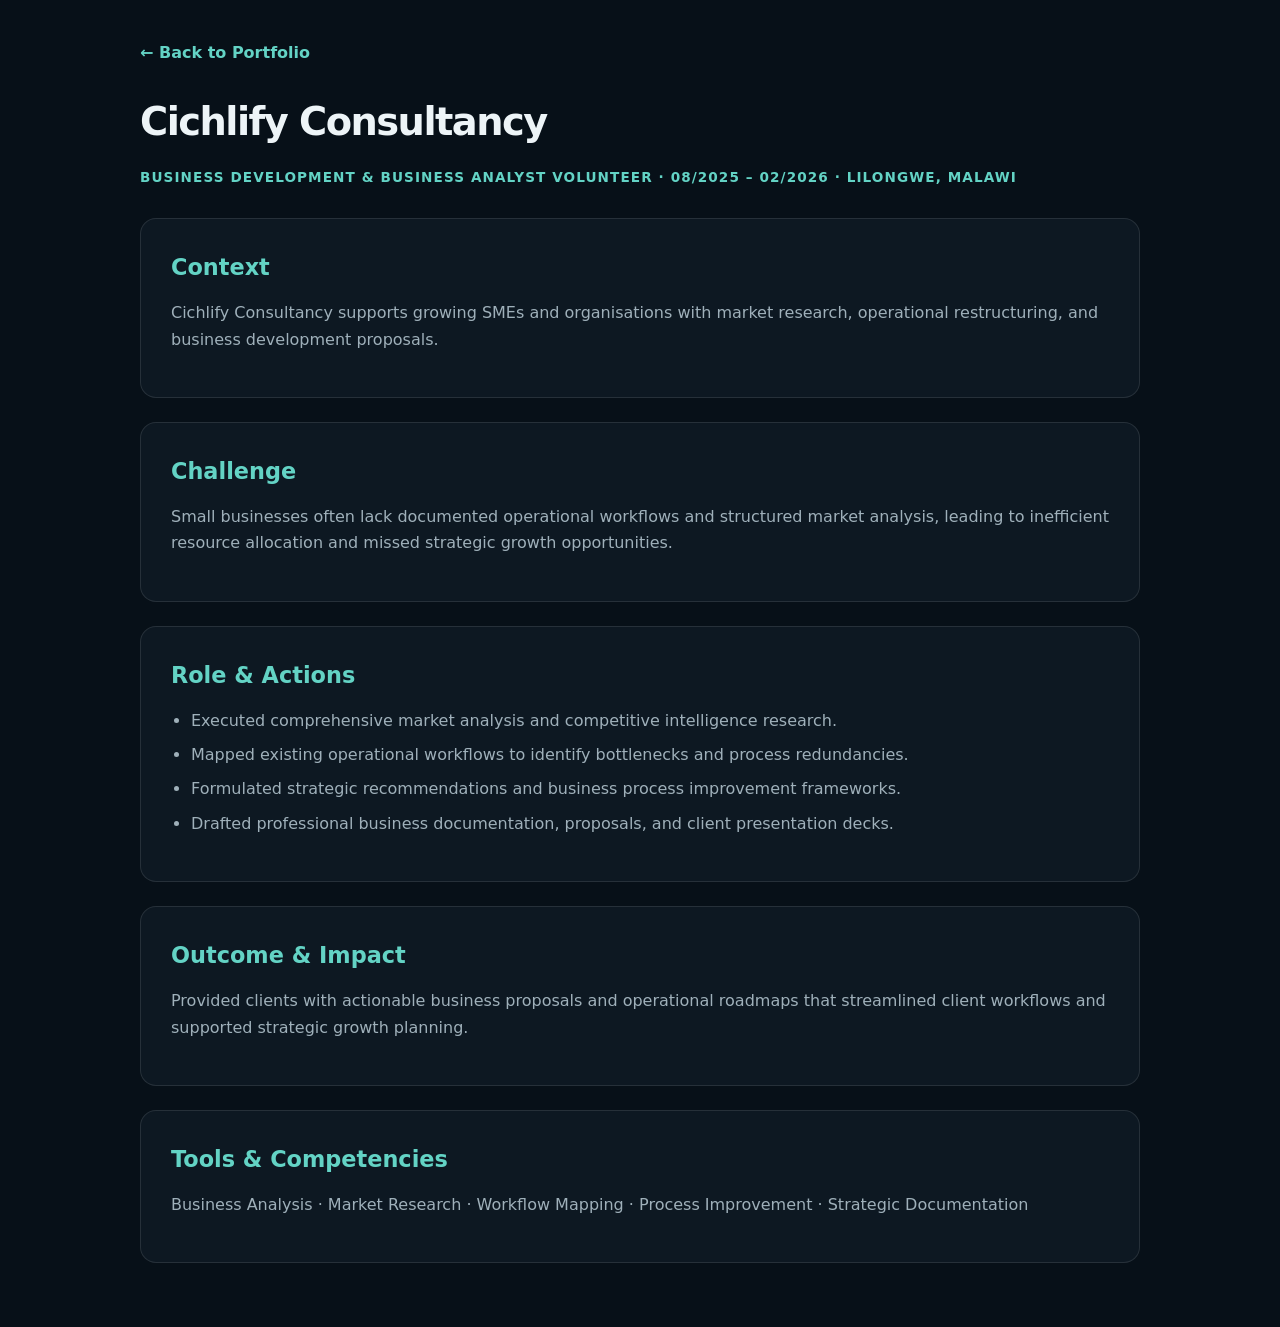
<file: case-studies/cichlify-business-analysis.html>
<!DOCTYPE html>
<html lang="en">
<head>
  <meta charset="UTF-8" />
  <meta name="viewport" content="width=device-width, initial-scale=1.0" />
  <meta name="description" content="Case Study: Cichlify Consultancy — Business & Process Analysis" />
  <title>Case Study: Cichlify Consultancy | Tikondwe Mathias Kaonga</title>
  <style>
    :root{
      --bg:#071018;
      --surface:#0d1822;
      --surface-2:#12212d;
      --text:#edf4f7;
      --muted:#9fb0ba;
      --line:rgba(255,255,255,.10);
      --accent:#63d3c5;
      --max:1000px;
      --radius:16px;
    }
    *{box-sizing:border-box;margin:0;padding:0}
    body{
      font-family:Inter,ui-sans-serif,system-ui,-apple-system,sans-serif;
      background:var(--bg);
      color:var(--text);
      line-height:1.65;
      padding:40px 20px;
    }
    .container{width:min(var(--max),100%);margin:auto}
    a.back{display:inline-block;color:var(--accent);margin-bottom:24px;font-weight:600;text-decoration:none}
    h1{font-size:2.4rem;letter-spacing:-.04em;margin-bottom:12px}
    .meta{color:var(--accent);font-size:0.85rem;font-weight:700;letter-spacing:.08em;margin-bottom:30px;text-transform:uppercase}
    .card{background:var(--surface);border:1px solid var(--line);border-radius:var(--radius);padding:30px;margin-bottom:24px}
    h2{font-size:1.4rem;color:var(--accent);margin-bottom:14px}
    p, ul{color:var(--muted);font-size:1rem;margin-bottom:14px}
    ul{padding-left:20px}
    li{margin-bottom:8px}
  </style>
</head>
<body>
  <div class="container">
    <a href="../#experience" class="back">← Back to Portfolio</a>
    <h1>Cichlify Consultancy</h1>
    <div class="meta">Business Development & Business Analyst Volunteer · 08/2025 – 02/2026 · Lilongwe, Malawi</div>
    
    <article class="card">
      <h2>Context</h2>
      <p>Cichlify Consultancy supports growing SMEs and organisations with market research, operational restructuring, and business development proposals.</p>
    </article>

    <article class="card">
      <h2>Challenge</h2>
      <p>Small businesses often lack documented operational workflows and structured market analysis, leading to inefficient resource allocation and missed strategic growth opportunities.</p>
    </article>

    <article class="card">
      <h2>Role & Actions</h2>
      <ul>
        <li>Executed comprehensive market analysis and competitive intelligence research.</li>
        <li>Mapped existing operational workflows to identify bottlenecks and process redundancies.</li>
        <li>Formulated strategic recommendations and business process improvement frameworks.</li>
        <li>Drafted professional business documentation, proposals, and client presentation decks.</li>
      </ul>
    </article>

    <article class="card">
      <h2>Outcome & Impact</h2>
      <p>Provided clients with actionable business proposals and operational roadmaps that streamlined client workflows and supported strategic growth planning.</p>
    </article>

    <article class="card">
      <h2>Tools & Competencies</h2>
      <p>Business Analysis · Market Research · Workflow Mapping · Process Improvement · Strategic Documentation</p>
    </article>
  </div>
</body>
</html>
</file>
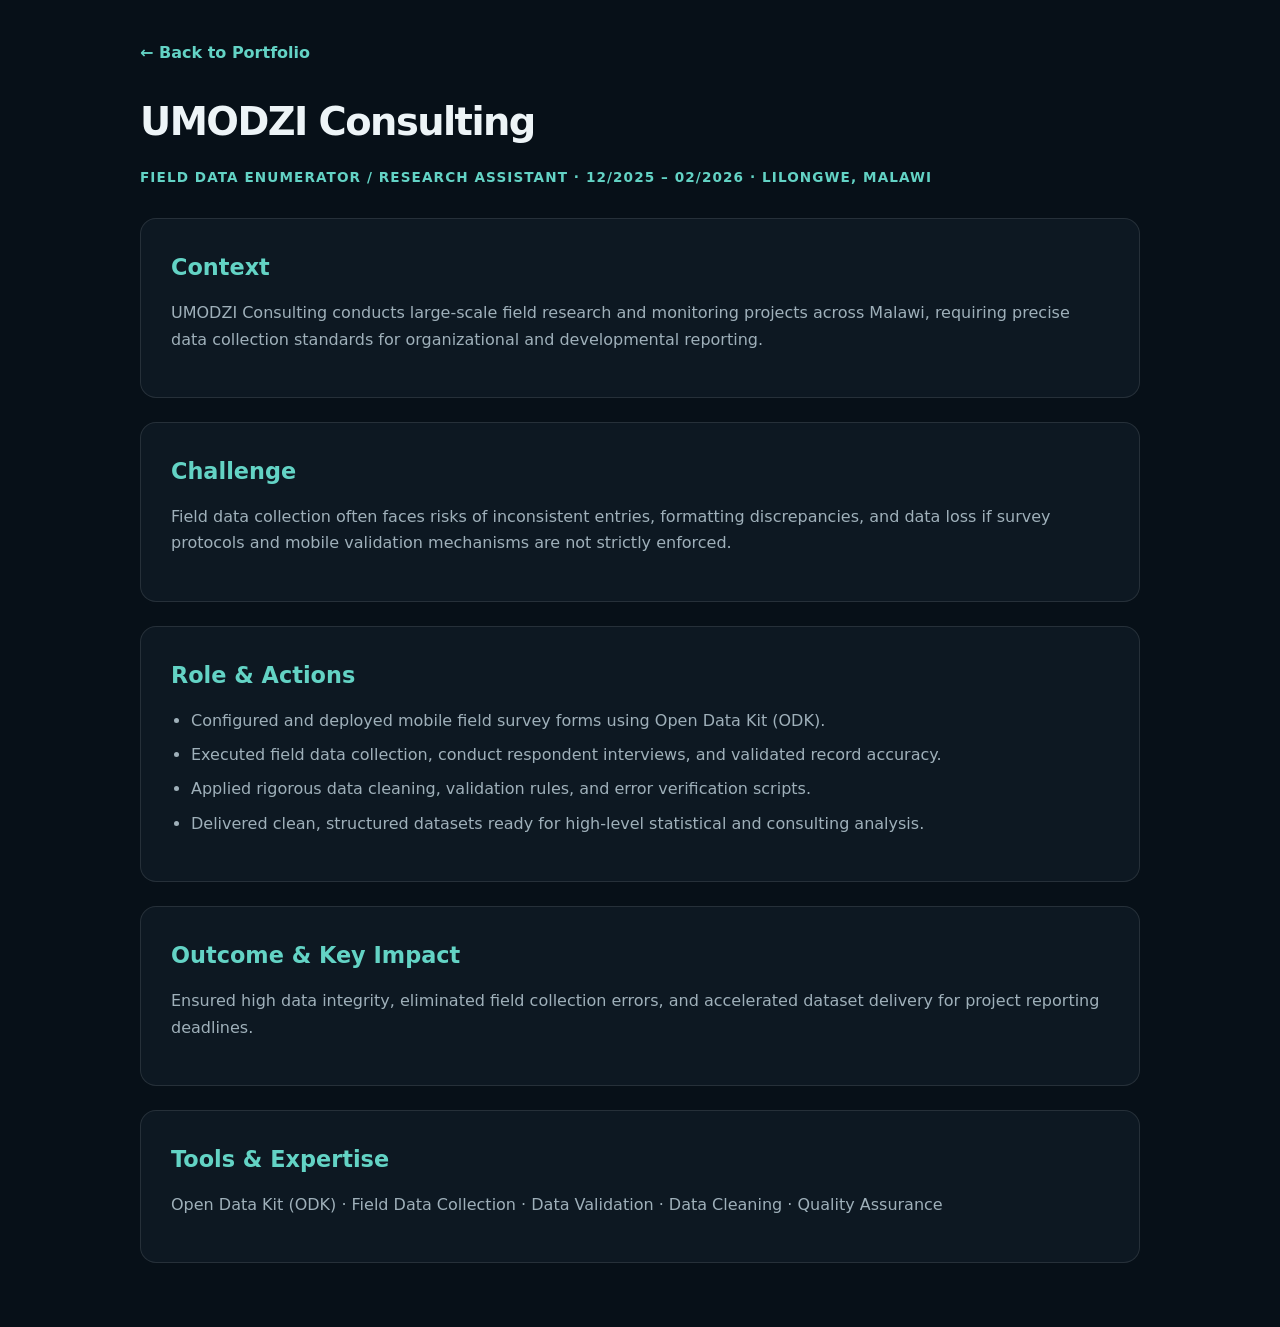
<file: case-studies/umodzi-data-quality.html>
<!DOCTYPE html>
<html lang="en">
<head>
  <meta charset="UTF-8" />
  <meta name="viewport" content="width=device-width, initial-scale=1.0" />
  <meta name="description" content="Case Study: UMODZI Consulting — Field Data Collection & Quality Assurance" />
  <title>Case Study: UMODZI Consulting | Tikondwe Mathias Kaonga</title>
  <style>
    :root{
      --bg:#071018;
      --surface:#0d1822;
      --surface-2:#12212d;
      --text:#edf4f7;
      --muted:#9fb0ba;
      --line:rgba(255,255,255,.10);
      --accent:#63d3c5;
      --max:1000px;
      --radius:16px;
    }
    *{box-sizing:border-box;margin:0;padding:0}
    body{
      font-family:Inter,ui-sans-serif,system-ui,-apple-system,sans-serif;
      background:var(--bg);
      color:var(--text);
      line-height:1.65;
      padding:40px 20px;
    }
    .container{width:min(var(--max),100%);margin:auto}
    a.back{display:inline-block;color:var(--accent);margin-bottom:24px;font-weight:600;text-decoration:none}
    h1{font-size:2.4rem;letter-spacing:-.04em;margin-bottom:12px}
    .meta{color:var(--accent);font-size:0.85rem;font-weight:700;letter-spacing:.08em;margin-bottom:30px;text-transform:uppercase}
    .card{background:var(--surface);border:1px solid var(--line);border-radius:var(--radius);padding:30px;margin-bottom:24px}
    h2{font-size:1.4rem;color:var(--accent);margin-bottom:14px}
    p, ul{color:var(--muted);font-size:1rem;margin-bottom:14px}
    ul{padding-left:20px}
    li{margin-bottom:8px}
  </style>
</head>
<body>
  <div class="container">
    <a href="../#experience" class="back">← Back to Portfolio</a>
    <h1>UMODZI Consulting</h1>
    <div class="meta">Field Data Enumerator / Research Assistant · 12/2025 – 02/2026 · Lilongwe, Malawi</div>
    
    <article class="card">
      <h2>Context</h2>
      <p>UMODZI Consulting conducts large-scale field research and monitoring projects across Malawi, requiring precise data collection standards for organizational and developmental reporting.</p>
    </article>

    <article class="card">
      <h2>Challenge</h2>
      <p>Field data collection often faces risks of inconsistent entries, formatting discrepancies, and data loss if survey protocols and mobile validation mechanisms are not strictly enforced.</p>
    </article>

    <article class="card">
      <h2>Role & Actions</h2>
      <ul>
        <li>Configured and deployed mobile field survey forms using Open Data Kit (ODK).</li>
        <li>Executed field data collection, conduct respondent interviews, and validated record accuracy.</li>
        <li>Applied rigorous data cleaning, validation rules, and error verification scripts.</li>
        <li>Delivered clean, structured datasets ready for high-level statistical and consulting analysis.</li>
      </ul>
    </article>

    <article class="card">
      <h2>Outcome & Key Impact</h2>
      <p>Ensured high data integrity, eliminated field collection errors, and accelerated dataset delivery for project reporting deadlines.</p>
    </article>

    <article class="card">
      <h2>Tools & Expertise</h2>
      <p>Open Data Kit (ODK) · Field Data Collection · Data Validation · Data Cleaning · Quality Assurance</p>
    </article>
  </div>
</body>
</html>
</file>
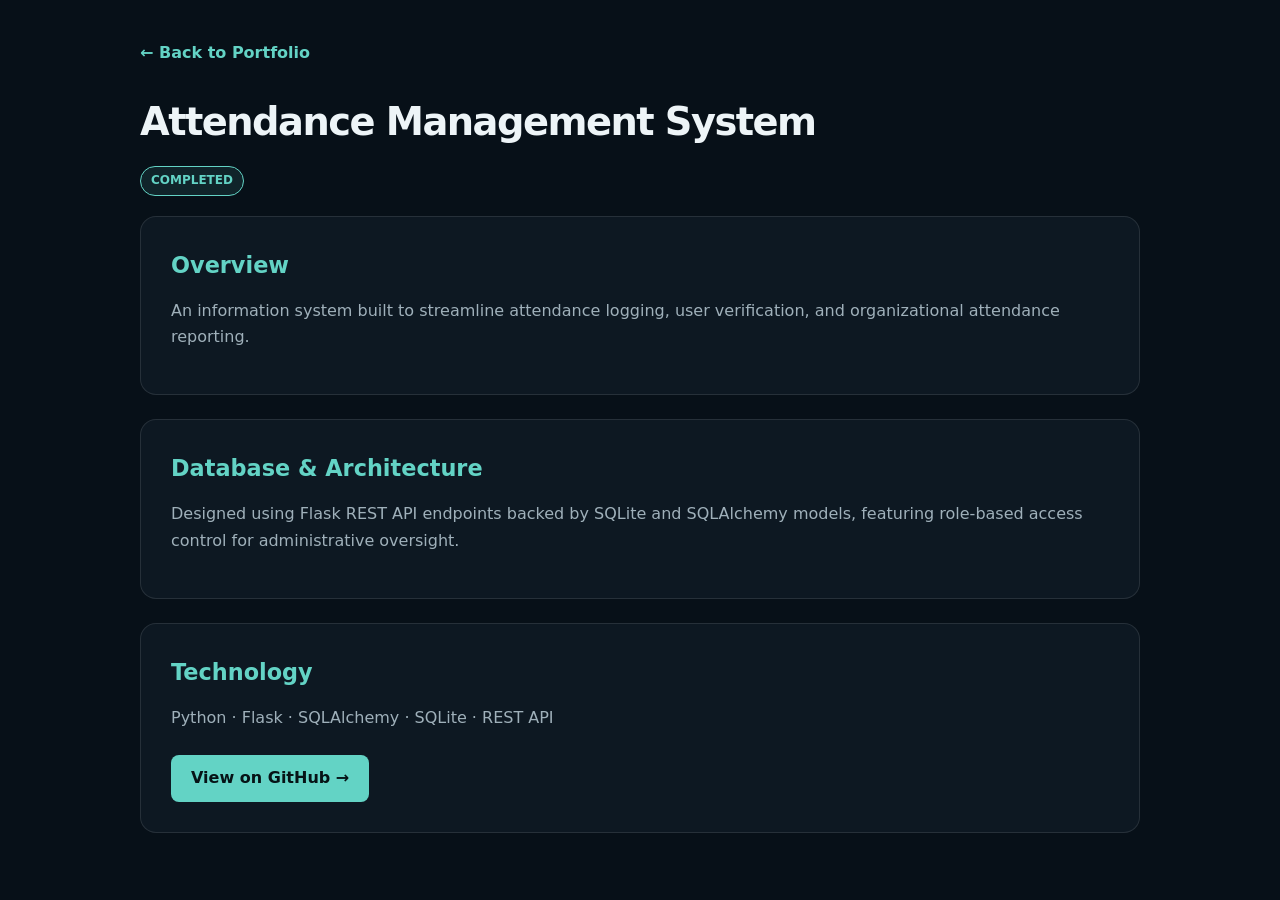
<file: projects/attendance-system.html>
<!DOCTYPE html>
<html lang="en">
<head>
  <meta charset="UTF-8" />
  <meta name="viewport" content="width=device-width, initial-scale=1.0" />
  <meta name="description" content="Project Case Study: Attendance Management System" />
  <title>Attendance Management System | Tikondwe Mathias Kaonga</title>
  <style>
    :root{--bg:#071018;--surface:#0d1822;--text:#edf4f7;--muted:#9fb0ba;--line:rgba(255,255,255,.10);--accent:#63d3c5;--max:1000px;--radius:16px;}
    *{box-sizing:border-box;margin:0;padding:0}
    body{font-family:Inter,ui-sans-serif,system-ui,sans-serif;background:var(--bg);color:var(--text);line-height:1.65;padding:40px 20px;}
    .container{width:min(var(--max),100%);margin:auto}
    a.back{display:inline-block;color:var(--accent);margin-bottom:24px;font-weight:600;text-decoration:none}
    h1{font-size:2.4rem;letter-spacing:-.04em;margin-bottom:12px}
    .badge{display:inline-block;padding:4px 10px;background:rgba(99,211,197,.1);border:1px solid var(--accent);color:var(--accent);border-radius:99px;font-size:0.75rem;font-weight:700;margin-bottom:20px}
    .card{background:var(--surface);border:1px solid var(--line);border-radius:var(--radius);padding:30px;margin-bottom:24px}
    h2{font-size:1.4rem;color:var(--accent);margin-bottom:14px}
    p, ul{color:var(--muted);font-size:1rem;margin-bottom:14px}
    .btn{display:inline-flex;align-items:center;padding:10px 20px;background:var(--accent);color:#061316;border-radius:8px;font-weight:700;text-decoration:none;margin-top:10px}
  </style>
</head>
<body>
  <div class="container">
    <a href="../#projects" class="back">← Back to Portfolio</a>
    <h1>Attendance Management System</h1>
    <span class="badge">COMPLETED</span>
    
    <article class="card">
      <h2>Overview</h2>
      <p>An information system built to streamline attendance logging, user verification, and organizational attendance reporting.</p>
    </article>

    <article class="card">
      <h2>Database & Architecture</h2>
      <p>Designed using Flask REST API endpoints backed by SQLite and SQLAlchemy models, featuring role-based access control for administrative oversight.</p>
    </article>

    <article class="card">
      <h2>Technology</h2>
      <p>Python · Flask · SQLAlchemy · SQLite · REST API</p>
      <a href="https://github.com/Tikondwe138" target="_blank" rel="noopener noreferrer" class="btn">View on GitHub →</a>
    </article>
  </div>
</body>
</html>
</file>
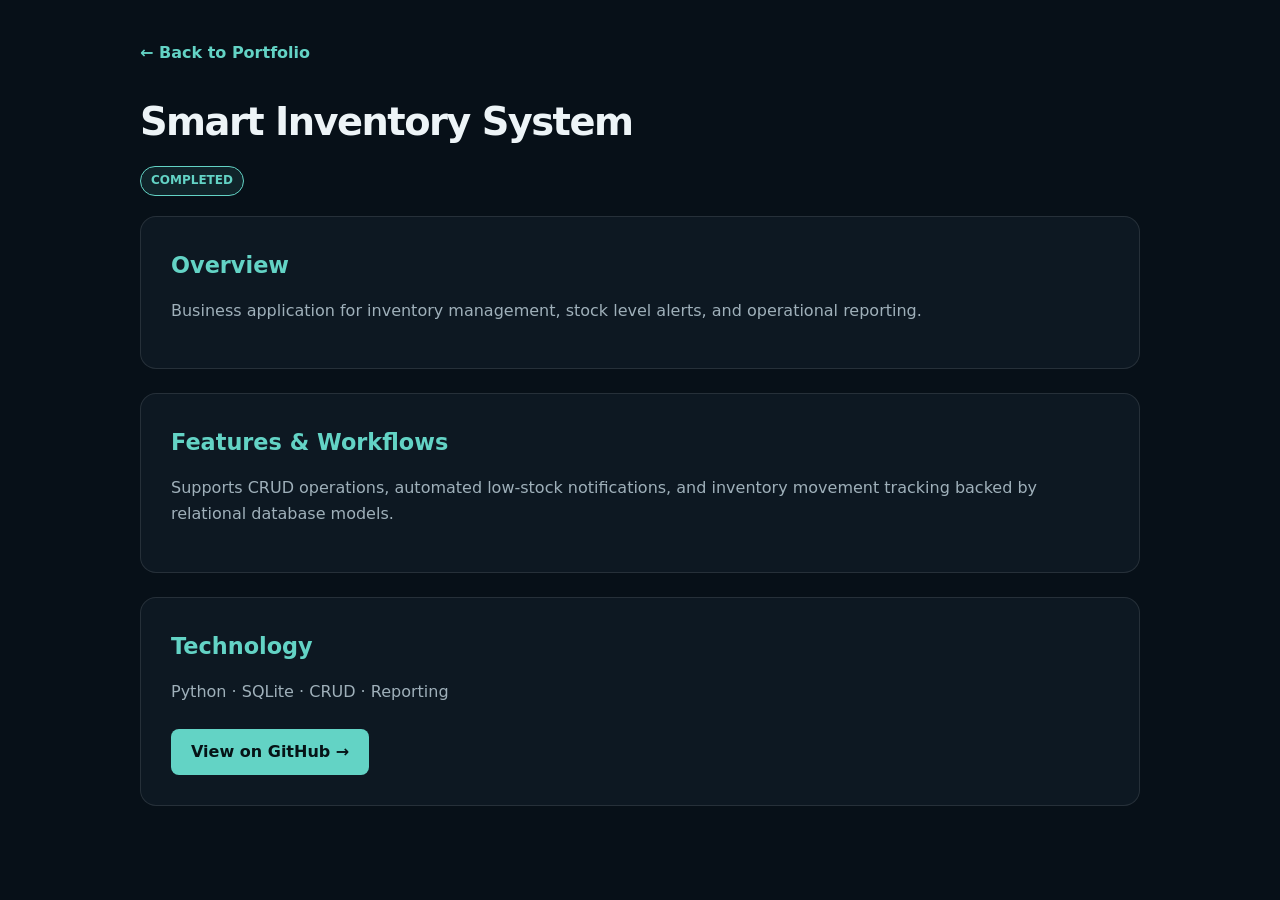
<file: projects/inventory-system.html>
<!DOCTYPE html>
<html lang="en">
<head>
  <meta charset="UTF-8" />
  <meta name="viewport" content="width=device-width, initial-scale=1.0" />
  <meta name="description" content="Project Case Study: Smart Inventory System" />
  <title>Smart Inventory System | Tikondwe Mathias Kaonga</title>
  <style>
    :root{--bg:#071018;--surface:#0d1822;--text:#edf4f7;--muted:#9fb0ba;--line:rgba(255,255,255,.10);--accent:#63d3c5;--max:1000px;--radius:16px;}
    *{box-sizing:border-box;margin:0;padding:0}
    body{font-family:Inter,ui-sans-serif,system-ui,sans-serif;background:var(--bg);color:var(--text);line-height:1.65;padding:40px 20px;}
    .container{width:min(var(--max),100%);margin:auto}
    a.back{display:inline-block;color:var(--accent);margin-bottom:24px;font-weight:600;text-decoration:none}
    h1{font-size:2.4rem;letter-spacing:-.04em;margin-bottom:12px}
    .badge{display:inline-block;padding:4px 10px;background:rgba(99,211,197,.1);border:1px solid var(--accent);color:var(--accent);border-radius:99px;font-size:0.75rem;font-weight:700;margin-bottom:20px}
    .card{background:var(--surface);border:1px solid var(--line);border-radius:var(--radius);padding:30px;margin-bottom:24px}
    h2{font-size:1.4rem;color:var(--accent);margin-bottom:14px}
    p, ul{color:var(--muted);font-size:1rem;margin-bottom:14px}
    .btn{display:inline-flex;align-items:center;padding:10px 20px;background:var(--accent);color:#061316;border-radius:8px;font-weight:700;text-decoration:none;margin-top:10px}
  </style>
</head>
<body>
  <div class="container">
    <a href="../#projects" class="back">← Back to Portfolio</a>
    <h1>Smart Inventory System</h1>
    <span class="badge">COMPLETED</span>
    
    <article class="card">
      <h2>Overview</h2>
      <p>Business application for inventory management, stock level alerts, and operational reporting.</p>
    </article>

    <article class="card">
      <h2>Features & Workflows</h2>
      <p>Supports CRUD operations, automated low-stock notifications, and inventory movement tracking backed by relational database models.</p>
    </article>

    <article class="card">
      <h2>Technology</h2>
      <p>Python · SQLite · CRUD · Reporting</p>
      <a href="https://github.com/Tikondwe138" target="_blank" rel="noopener noreferrer" class="btn">View on GitHub →</a>
    </article>
  </div>
</body>
</html>
</file>
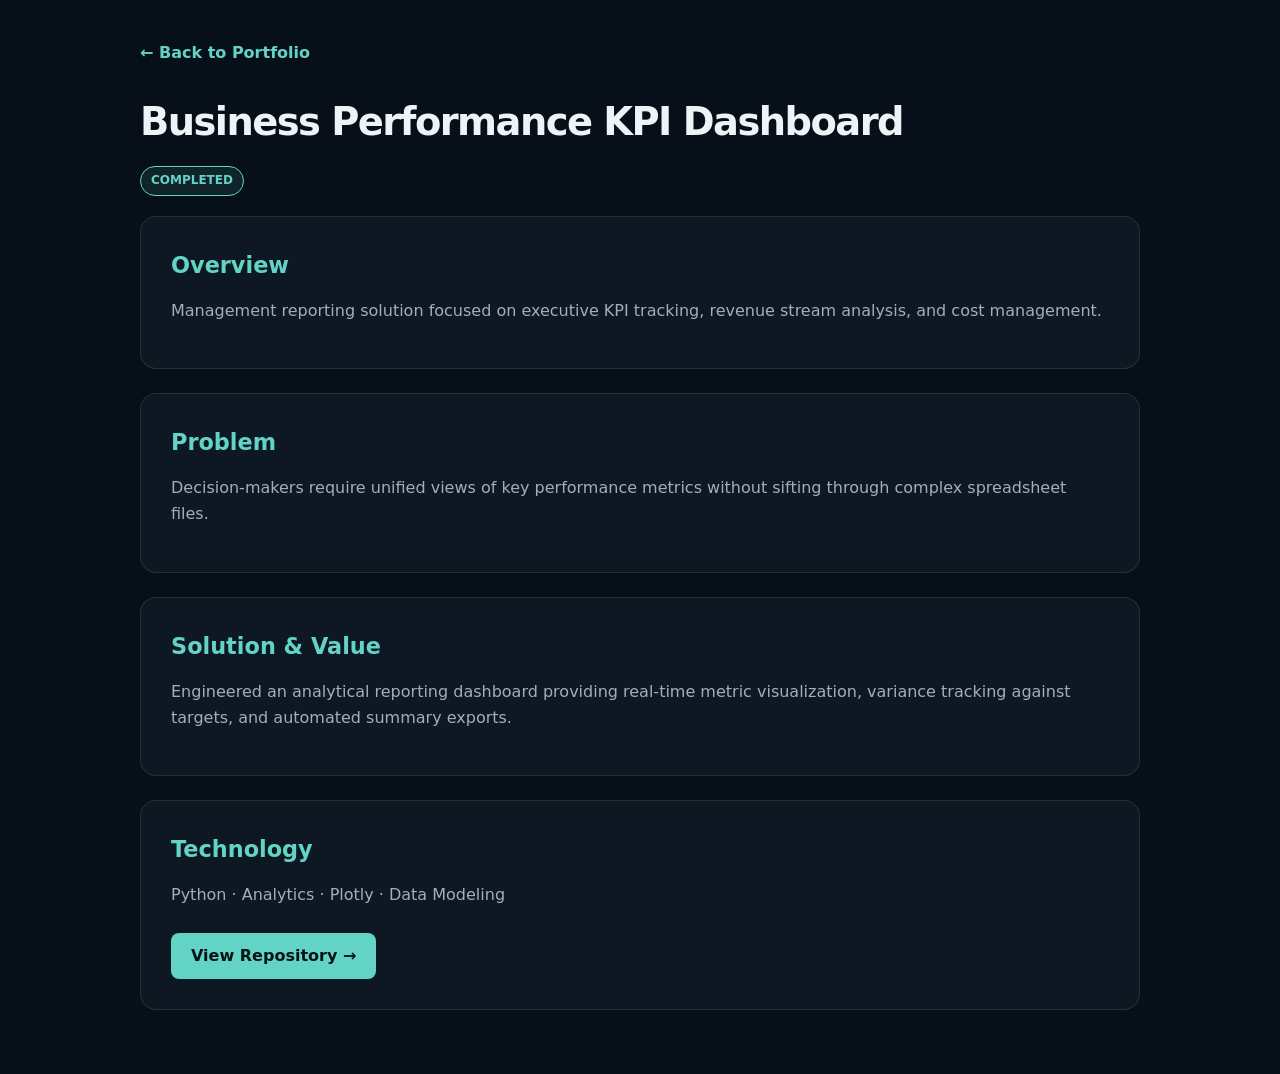
<file: projects/kpi-dashboard.html>
<!DOCTYPE html>
<html lang="en">
<head>
  <meta charset="UTF-8" />
  <meta name="viewport" content="width=device-width, initial-scale=1.0" />
  <meta name="description" content="Project Case Study: Business Performance KPI Dashboard" />
  <title>KPI Dashboard | Tikondwe Mathias Kaonga</title>
  <style>
    :root{--bg:#071018;--surface:#0d1822;--text:#edf4f7;--muted:#9fb0ba;--line:rgba(255,255,255,.10);--accent:#63d3c5;--max:1000px;--radius:16px;}
    *{box-sizing:border-box;margin:0;padding:0}
    body{font-family:Inter,ui-sans-serif,system-ui,sans-serif;background:var(--bg);color:var(--text);line-height:1.65;padding:40px 20px;}
    .container{width:min(var(--max),100%);margin:auto}
    a.back{display:inline-block;color:var(--accent);margin-bottom:24px;font-weight:600;text-decoration:none}
    h1{font-size:2.4rem;letter-spacing:-.04em;margin-bottom:12px}
    .badge{display:inline-block;padding:4px 10px;background:rgba(99,211,197,.1);border:1px solid var(--accent);color:var(--accent);border-radius:99px;font-size:0.75rem;font-weight:700;margin-bottom:20px}
    .card{background:var(--surface);border:1px solid var(--line);border-radius:var(--radius);padding:30px;margin-bottom:24px}
    h2{font-size:1.4rem;color:var(--accent);margin-bottom:14px}
    p, ul{color:var(--muted);font-size:1rem;margin-bottom:14px}
    .btn{display:inline-flex;align-items:center;padding:10px 20px;background:var(--accent);color:#061316;border-radius:8px;font-weight:700;text-decoration:none;margin-top:10px}
  </style>
</head>
<body>
  <div class="container">
    <a href="../#projects" class="back">← Back to Portfolio</a>
    <h1>Business Performance KPI Dashboard</h1>
    <span class="badge">COMPLETED</span>
    
    <article class="card">
      <h2>Overview</h2>
      <p>Management reporting solution focused on executive KPI tracking, revenue stream analysis, and cost management.</p>
    </article>

    <article class="card">
      <h2>Problem</h2>
      <p>Decision-makers require unified views of key performance metrics without sifting through complex spreadsheet files.</p>
    </article>

    <article class="card">
      <h2>Solution & Value</h2>
      <p>Engineered an analytical reporting dashboard providing real-time metric visualization, variance tracking against targets, and automated summary exports.</p>
    </article>

    <article class="card">
      <h2>Technology</h2>
      <p>Python · Analytics · Plotly · Data Modeling</p>
      <a href="https://github.com/Tikondwe138" target="_blank" rel="noopener noreferrer" class="btn">View Repository →</a>
    </article>
  </div>
</body>
</html>
</file>
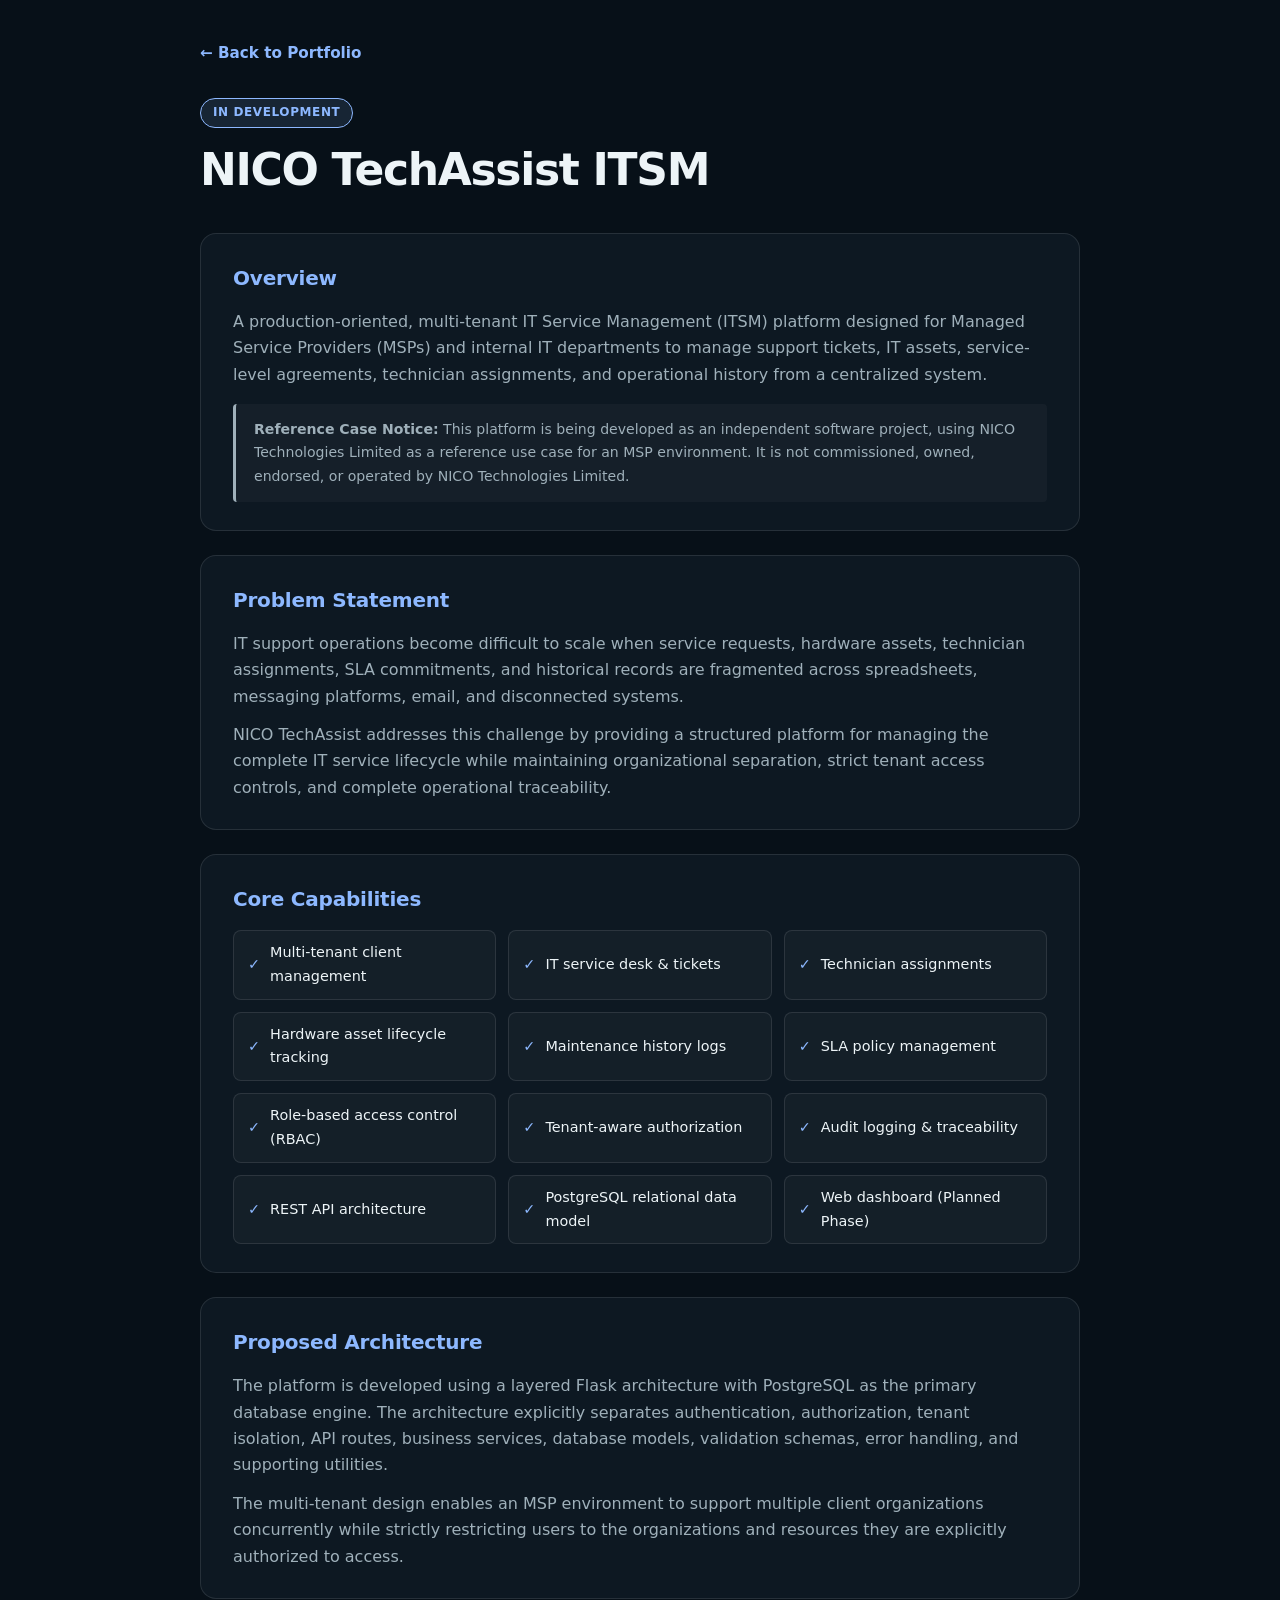
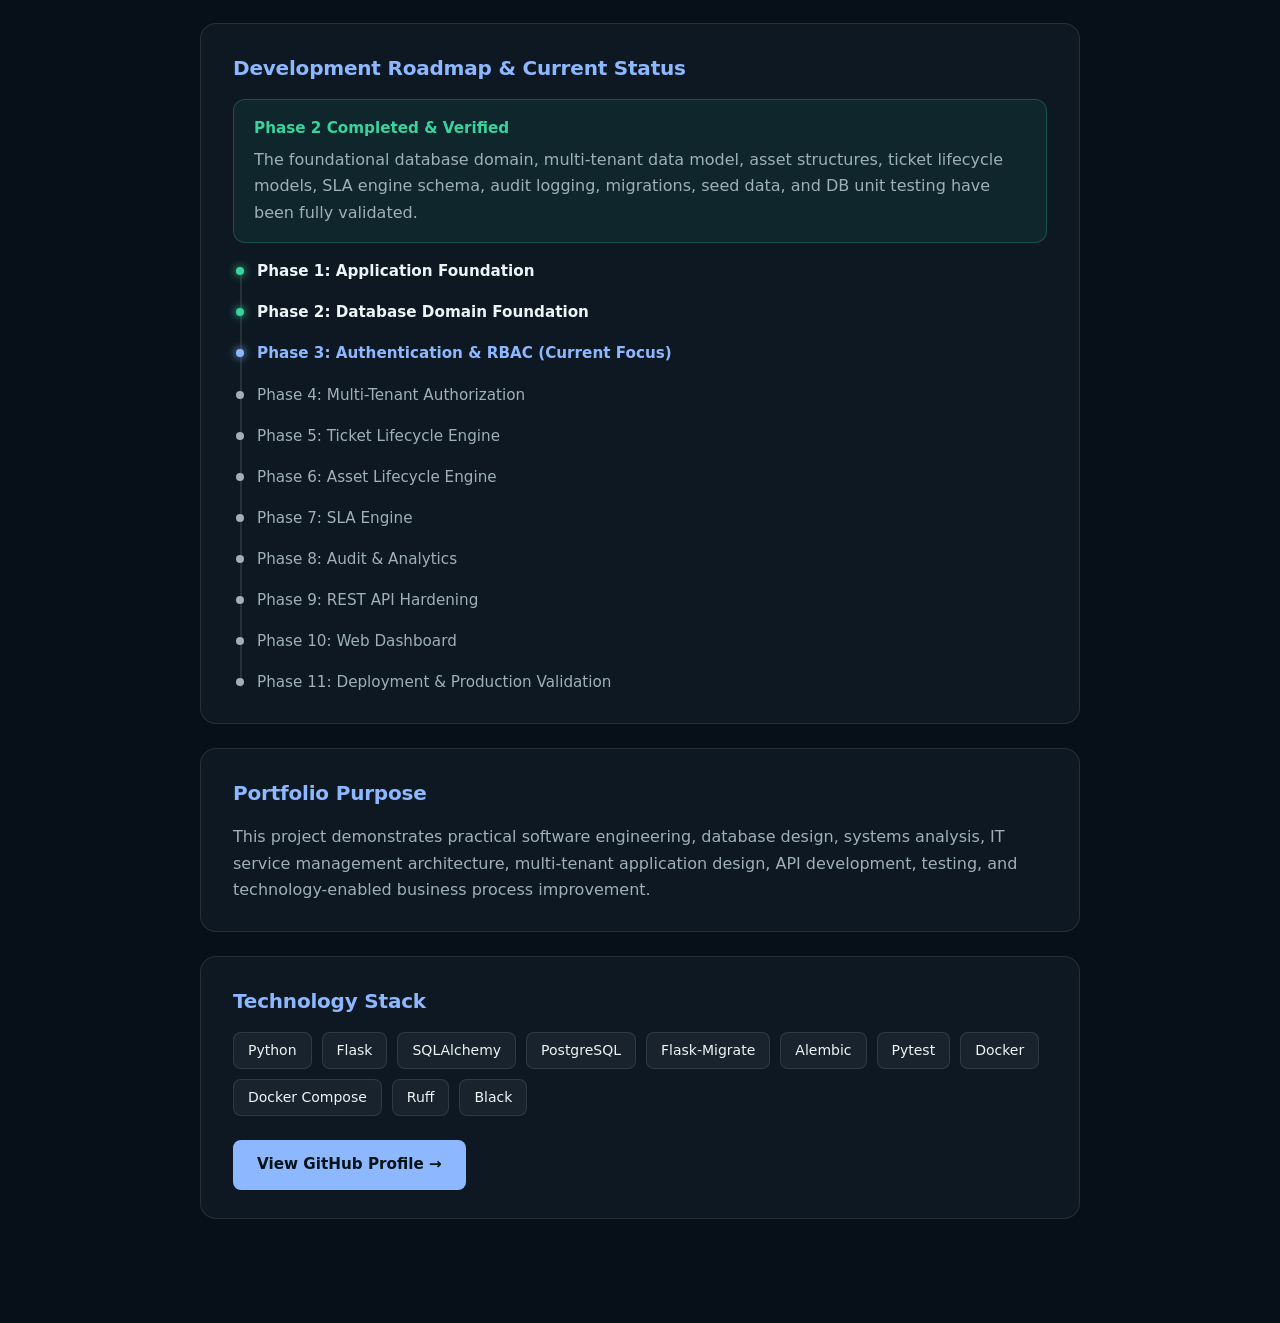
<file: projects/nico-techassist-itsm.html>
<!DOCTYPE html>
<html lang="en">
<head>
  <meta charset="UTF-8" />
  <meta name="viewport" content="width=device-width, initial-scale=1.0" />
  <meta name="description" content="Project Case Study: NICO TechAssist ITSM by Tikondwe Mathias Kaonga" />
  <title>NICO TechAssist ITSM | Tikondwe Mathias Kaonga</title>
  <style>
    :root {
      --bg: #071018;
      --surface: #0d1822;
      --surface-hover: #12212e;
      --text: #edf4f7;
      --muted: #9fb0ba;
      --line: rgba(255, 255, 255, 0.10);
      --accent: #8db8ff;
      --accent-hover: #abc9ff;
      --accent-dim: rgba(141, 184, 255, 0.12);
      --success: #38d39f;
      --success-dim: rgba(56, 211, 159, 0.12);
      --max: 880px;
      --radius: 16px;
    }

    * {
      box-sizing: border-box;
      margin: 0;
      padding: 0;
    }

    body {
      font-family: Inter, ui-sans-serif, system-ui, -apple-system, sans-serif;
      background: var(--bg);
      color: var(--text);
      line-height: 1.65;
      padding: 40px 20px 80px;
      -webkit-font-smoothing: antialiased;
    }

    .container {
      width: min(var(--max), 100%);
      margin: 0 auto;
    }

    .back-nav {
      margin-bottom: 32px;
    }

    a.back {
      display: inline-flex;
      align-items: center;
      gap: 6px;
      color: var(--accent);
      font-weight: 600;
      font-size: 0.95rem;
      text-decoration: none;
      transition: opacity 0.2s ease;
    }

    a.back:hover {
      text-decoration: underline;
      color: var(--accent-hover);
    }

    header {
      margin-bottom: 36px;
    }

    .status-badge {
      display: inline-block;
      padding: 4px 12px;
      background: var(--accent-dim);
      border: 1px solid var(--accent);
      color: var(--accent);
      border-radius: 99px;
      font-size: 0.75rem;
      font-weight: 700;
      letter-spacing: 0.05em;
      margin-bottom: 16px;
    }

    h1 {
      font-size: clamp(2rem, 4vw, 2.75rem);
      letter-spacing: -0.03em;
      line-height: 1.2;
      color: var(--text);
    }

    .card {
      background: var(--surface);
      border: 1px solid var(--line);
      border-radius: var(--radius);
      padding: 28px 32px;
      margin-bottom: 24px;
      transition: border-color 0.2s ease;
    }

    .card:hover {
      border-color: rgba(255, 255, 255, 0.18);
    }

    h2 {
      font-size: 1.25rem;
      color: var(--accent);
      margin-bottom: 14px;
      letter-spacing: -0.01em;
    }

    p, ul {
      color: var(--muted);
      font-size: 1rem;
    }

    p {
      margin-bottom: 12px;
    }

    p:last-child {
      margin-bottom: 0;
    }

    .disclaimer-box {
      margin-top: 16px;
      padding: 14px 18px;
      background: rgba(255, 255, 255, 0.03);
      border-left: 3px solid var(--muted);
      border-radius: 4px;
      font-size: 0.88rem;
      color: var(--muted);
    }

    /* Capabilities Grid */
    .capabilities-grid {
      display: grid;
      grid-template-columns: repeat(auto-fill, minmax(250px, 1fr));
      gap: 12px;
      margin-top: 8px;
    }

    .capability-item {
      display: flex;
      align-items: center;
      gap: 10px;
      background: rgba(255, 255, 255, 0.03);
      border: 1px solid var(--line);
      padding: 10px 14px;
      border-radius: 8px;
      font-size: 0.9rem;
      color: var(--text);
    }

    .capability-item::before {
      content: "✓";
      color: var(--accent);
      font-weight: bold;
    }

    /* Roadmap Timeline */
    .roadmap-list {
      list-style: none;
      position: relative;
      padding-left: 24px;
    }

    .roadmap-list::before {
      content: "";
      position: absolute;
      left: 7px;
      top: 8px;
      bottom: 8px;
      width: 2px;
      background: var(--line);
    }

    .roadmap-step {
      position: relative;
      margin-bottom: 16px;
      font-size: 0.95rem;
      color: var(--muted);
    }

    .roadmap-step:last-child {
      margin-bottom: 0;
    }

    .roadmap-step::before {
      content: "";
      position: absolute;
      left: -21px;
      top: 8px;
      width: 8px;
      height: 8px;
      border-radius: 50%;
      background: var(--muted);
    }

    .roadmap-step.completed {
      color: var(--text);
      font-weight: 600;
    }

    .roadmap-step.completed::before {
      background: var(--success);
      box-shadow: 0 0 8px var(--success);
    }

    .roadmap-step.current {
      color: var(--accent);
      font-weight: 600;
    }

    .roadmap-step.current::before {
      background: var(--accent);
      box-shadow: 0 0 8px var(--accent);
    }

    /* Status Banner */
    .status-banner {
      background: rgba(56, 211, 159, 0.08);
      border: 1px solid rgba(56, 211, 159, 0.25);
      border-radius: 12px;
      padding: 16px 20px;
      margin-bottom: 16px;
    }

    .status-banner h3 {
      color: var(--success);
      font-size: 0.95rem;
      margin-bottom: 6px;
      display: flex;
      align-items: center;
      gap: 8px;
    }

    /* Tech Stack Badges */
    .tech-stack {
      display: flex;
      flex-wrap: wrap;
      gap: 10px;
      margin-bottom: 24px;
    }

    .tech-tag {
      background: rgba(255, 255, 255, 0.05);
      border: 1px solid var(--line);
      color: var(--text);
      padding: 6px 14px;
      border-radius: 8px;
      font-size: 0.875rem;
      font-weight: 500;
    }

    .btn {
      display: inline-flex;
      align-items: center;
      gap: 8px;
      padding: 12px 24px;
      background: var(--accent);
      color: #061316;
      border-radius: 8px;
      font-weight: 700;
      font-size: 0.95rem;
      text-decoration: none;
      transition: background-color 0.2s ease, transform 0.1s ease;
    }

    .btn:hover {
      background: var(--accent-hover);
      transform: translateY(-1px);
    }

    .btn:active {
      transform: translateY(0);
    }
  </style>
</head>
<body>
  <div class="container">
    <nav class="back-nav">
      <a href="../#projects" class="back">← Back to Portfolio</a>
    </nav>

    <header>
      <span class="status-badge">IN DEVELOPMENT</span>
      <h1>NICO TechAssist ITSM</h1>
    </header>

    <main>
      <article class="card">
        <h2>Overview</h2>
        <p>A production-oriented, multi-tenant IT Service Management (ITSM) platform designed for Managed Service Providers (MSPs) and internal IT departments to manage support tickets, IT assets, service-level agreements, technician assignments, and operational history from a centralized system.</p>
        
        <div class="disclaimer-box">
          <strong>Reference Case Notice:</strong> This platform is being developed as an independent software project, using NICO Technologies Limited as a reference use case for an MSP environment. It is not commissioned, owned, endorsed, or operated by NICO Technologies Limited.
        </div>
      </article>

      <article class="card">
        <h2>Problem Statement</h2>
        <p>IT support operations become difficult to scale when service requests, hardware assets, technician assignments, SLA commitments, and historical records are fragmented across spreadsheets, messaging platforms, email, and disconnected systems.</p>
        <p>NICO TechAssist addresses this challenge by providing a structured platform for managing the complete IT service lifecycle while maintaining organizational separation, strict tenant access controls, and complete operational traceability.</p>
      </article>

      <article class="card">
        <h2>Core Capabilities</h2>
        <div class="capabilities-grid">
          <div class="capability-item">Multi-tenant client management</div>
          <div class="capability-item">IT service desk & tickets</div>
          <div class="capability-item">Technician assignments</div>
          <div class="capability-item">Hardware asset lifecycle tracking</div>
          <div class="capability-item">Maintenance history logs</div>
          <div class="capability-item">SLA policy management</div>
          <div class="capability-item">Role-based access control (RBAC)</div>
          <div class="capability-item">Tenant-aware authorization</div>
          <div class="capability-item">Audit logging & traceability</div>
          <div class="capability-item">REST API architecture</div>
          <div class="capability-item">PostgreSQL relational data model</div>
          <div class="capability-item">Web dashboard (Planned Phase)</div>
        </div>
      </article>

      <article class="card">
        <h2>Proposed Architecture</h2>
        <p>The platform is developed using a layered Flask architecture with PostgreSQL as the primary database engine. The architecture explicitly separates authentication, authorization, tenant isolation, API routes, business services, database models, validation schemas, error handling, and supporting utilities.</p>
        <p>The multi-tenant design enables an MSP environment to support multiple client organizations concurrently while strictly restricting users to the organizations and resources they are explicitly authorized to access.</p>
      </article>

      <article class="card">
        <h2>Development Roadmap & Current Status</h2>
        
        <div class="status-banner">
          <h3>Phase 2 Completed & Verified</h3>
          <p>The foundational database domain, multi-tenant data model, asset structures, ticket lifecycle models, SLA engine schema, audit logging, migrations, seed data, and DB unit testing have been fully validated.</p>
        </div>

        <ol class="roadmap-list">
          <li class="roadmap-step completed">Phase 1: Application Foundation</li>
          <li class="roadmap-step completed">Phase 2: Database Domain Foundation</li>
          <li class="roadmap-step current">Phase 3: Authentication & RBAC (Current Focus)</li>
          <li class="roadmap-step">Phase 4: Multi-Tenant Authorization</li>
          <li class="roadmap-step">Phase 5: Ticket Lifecycle Engine</li>
          <li class="roadmap-step">Phase 6: Asset Lifecycle Engine</li>
          <li class="roadmap-step">Phase 7: SLA Engine</li>
          <li class="roadmap-step">Phase 8: Audit & Analytics</li>
          <li class="roadmap-step">Phase 9: REST API Hardening</li>
          <li class="roadmap-step">Phase 10: Web Dashboard</li>
          <li class="roadmap-step">Phase 11: Deployment & Production Validation</li>
        </ol>
      </article>

      <article class="card">
        <h2>Portfolio Purpose</h2>
        <p>This project demonstrates practical software engineering, database design, systems analysis, IT service management architecture, multi-tenant application design, API development, testing, and technology-enabled business process improvement.</p>
      </article>

      <article class="card">
        <h2>Technology Stack</h2>
        <div class="tech-stack">
          <span class="tech-tag">Python</span>
          <span class="tech-tag">Flask</span>
          <span class="tech-tag">SQLAlchemy</span>
          <span class="tech-tag">PostgreSQL</span>
          <span class="tech-tag">Flask-Migrate</span>
          <span class="tech-tag">Alembic</span>
          <span class="tech-tag">Pytest</span>
          <span class="tech-tag">Docker</span>
          <span class="tech-tag">Docker Compose</span>
          <span class="tech-tag">Ruff</span>
          <span class="tech-tag">Black</span>
        </div>
        <a href="https://github.com/Tikondwe138" target="_blank" rel="noopener noreferrer" class="btn">
          View GitHub Profile →
        </a>
      </article>
    </main>
  </div>
</body>
</html>
</file>
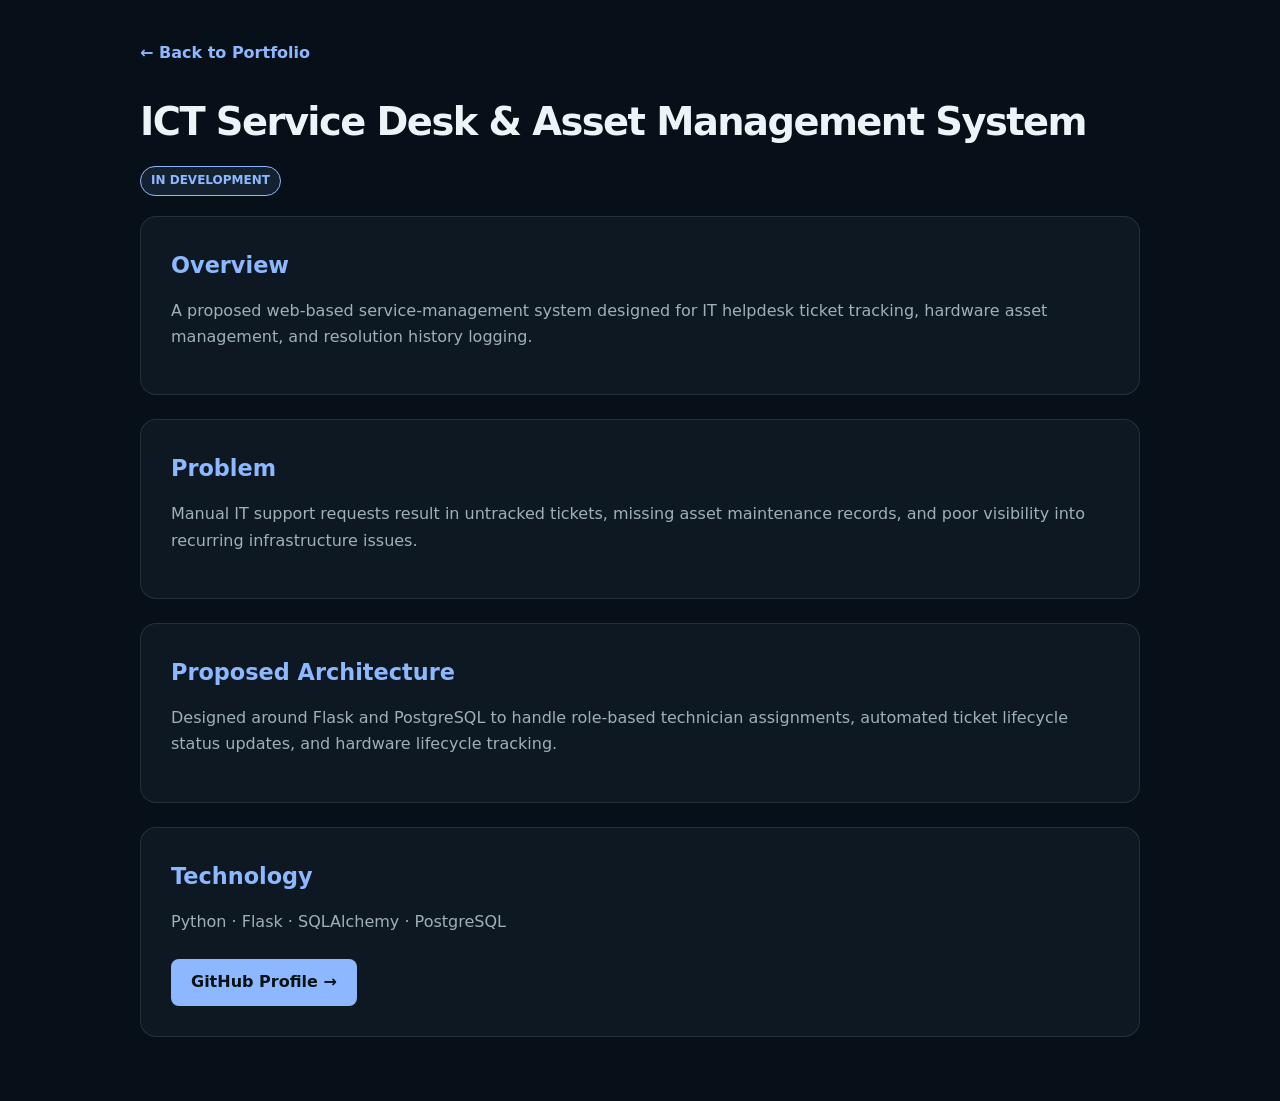
<file: projects/service-desk.html>
<!DOCTYPE html>
<html lang="en">
<head>
  <meta charset="UTF-8" />
  <meta name="viewport" content="width=device-width, initial-scale=1.0" />
  <meta name="description" content="Project Case Study: ICT Service Desk & Asset Management System" />
  <title>ICT Service Desk | Tikondwe Mathias Kaonga</title>
  <style>
    :root{--bg:#071018;--surface:#0d1822;--text:#edf4f7;--muted:#9fb0ba;--line:rgba(255,255,255,.10);--accent:#8db8ff;--max:1000px;--radius:16px;}
    *{box-sizing:border-box;margin:0;padding:0}
    body{font-family:Inter,ui-sans-serif,system-ui,sans-serif;background:var(--bg);color:var(--text);line-height:1.65;padding:40px 20px;}
    .container{width:min(var(--max),100%);margin:auto}
    a.back{display:inline-block;color:var(--accent);margin-bottom:24px;font-weight:600;text-decoration:none}
    h1{font-size:2.4rem;letter-spacing:-.04em;margin-bottom:12px}
    .badge{display:inline-block;padding:4px 10px;background:rgba(141,184,255,.1);border:1px solid var(--accent);color:var(--accent);border-radius:99px;font-size:0.75rem;font-weight:700;margin-bottom:20px}
    .card{background:var(--surface);border:1px solid var(--line);border-radius:var(--radius);padding:30px;margin-bottom:24px}
    h2{font-size:1.4rem;color:var(--accent);margin-bottom:14px}
    p, ul{color:var(--muted);font-size:1rem;margin-bottom:14px}
    .btn{display:inline-flex;align-items:center;padding:10px 20px;background:var(--accent);color:#061316;border-radius:8px;font-weight:700;text-decoration:none;margin-top:10px}
  </style>
</head>
<body>
  <div class="container">
    <a href="../#projects" class="back">← Back to Portfolio</a>
    <h1>ICT Service Desk & Asset Management System</h1>
    <span class="badge">IN DEVELOPMENT</span>
    
    <article class="card">
      <h2>Overview</h2>
      <p>A proposed web-based service-management system designed for IT helpdesk ticket tracking, hardware asset management, and resolution history logging.</p>
    </article>

    <article class="card">
      <h2>Problem</h2>
      <p>Manual IT support requests result in untracked tickets, missing asset maintenance records, and poor visibility into recurring infrastructure issues.</p>
    </article>

    <article class="card">
      <h2>Proposed Architecture</h2>
      <p>Designed around Flask and PostgreSQL to handle role-based technician assignments, automated ticket lifecycle status updates, and hardware lifecycle tracking.</p>
    </article>

    <article class="card">
      <h2>Technology</h2>
      <p>Python · Flask · SQLAlchemy · PostgreSQL</p>
      <a href="https://github.com/Tikondwe138" target="_blank" rel="noopener noreferrer" class="btn">GitHub Profile →</a>
    </article>
  </div>
</body>
</html>
</file>
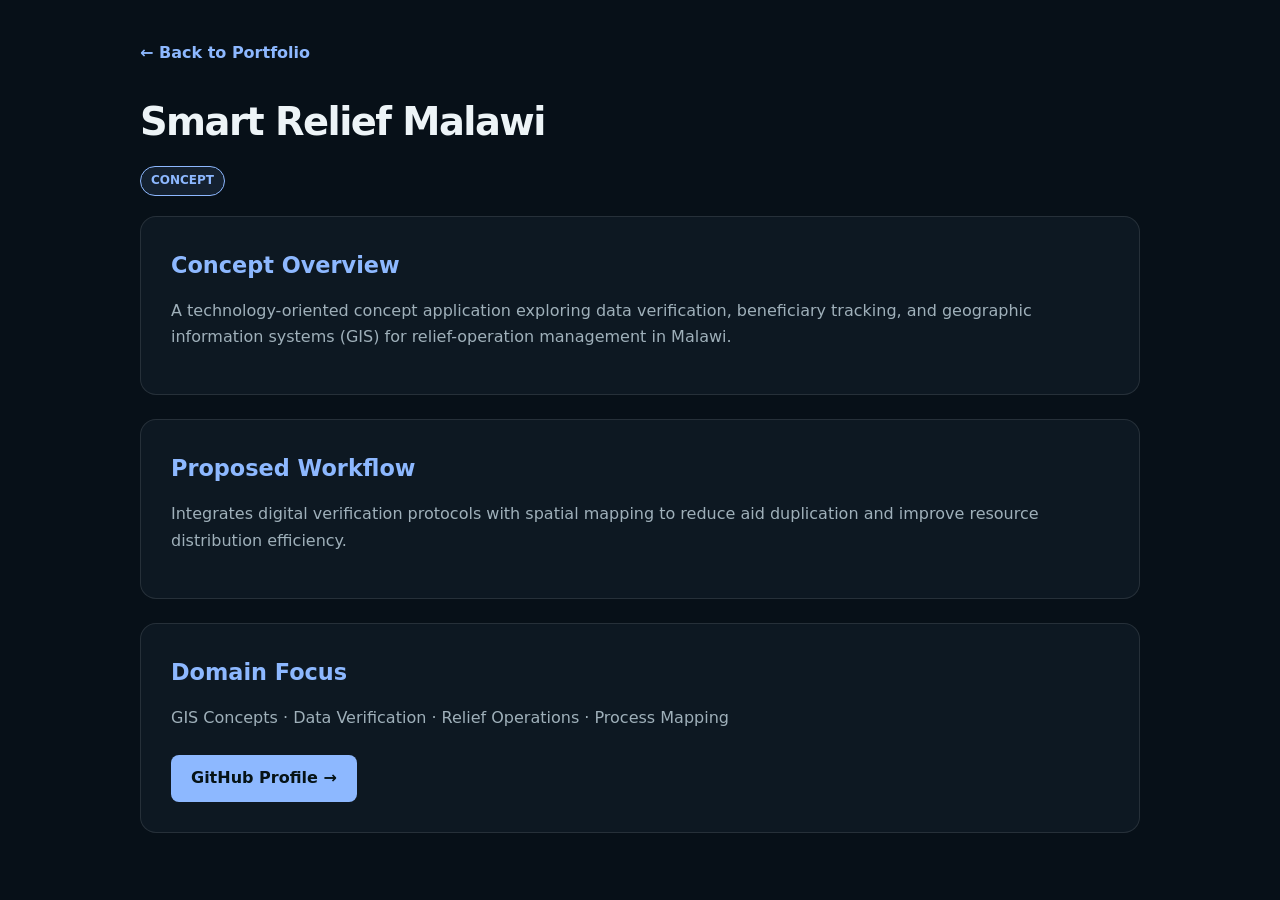
<file: projects/smart-relief.html>
<!DOCTYPE html>
<html lang="en">
<head>
  <meta charset="UTF-8" />
  <meta name="viewport" content="width=device-width, initial-scale=1.0" />
  <meta name="description" content="Project Case Study: Smart Relief Malawi Concept" />
  <title>Smart Relief Malawi Concept | Tikondwe Mathias Kaonga</title>
  <style>
    :root{--bg:#071018;--surface:#0d1822;--text:#edf4f7;--muted:#9fb0ba;--line:rgba(255,255,255,.10);--accent:#8db8ff;--max:1000px;--radius:16px;}
    *{box-sizing:border-box;margin:0;padding:0}
    body{font-family:Inter,ui-sans-serif,system-ui,sans-serif;background:var(--bg);color:var(--text);line-height:1.65;padding:40px 20px;}
    .container{width:min(var(--max),100%);margin:auto}
    a.back{display:inline-block;color:var(--accent);margin-bottom:24px;font-weight:600;text-decoration:none}
    h1{font-size:2.4rem;letter-spacing:-.04em;margin-bottom:12px}
    .badge{display:inline-block;padding:4px 10px;background:rgba(141,184,255,.1);border:1px solid var(--accent);color:var(--accent);border-radius:99px;font-size:0.75rem;font-weight:700;margin-bottom:20px}
    .card{background:var(--surface);border:1px solid var(--line);border-radius:var(--radius);padding:30px;margin-bottom:24px}
    h2{font-size:1.4rem;color:var(--accent);margin-bottom:14px}
    p, ul{color:var(--muted);font-size:1rem;margin-bottom:14px}
    .btn{display:inline-flex;align-items:center;padding:10px 20px;background:var(--accent);color:#061316;border-radius:8px;font-weight:700;text-decoration:none;margin-top:10px}
  </style>
</head>
<body>
  <div class="container">
    <a href="../#projects" class="back">← Back to Portfolio</a>
    <h1>Smart Relief Malawi</h1>
    <span class="badge">CONCEPT</span>
    
    <article class="card">
      <h2>Concept Overview</h2>
      <p>A technology-oriented concept application exploring data verification, beneficiary tracking, and geographic information systems (GIS) for relief-operation management in Malawi.</p>
    </article>

    <article class="card">
      <h2>Proposed Workflow</h2>
      <p>Integrates digital verification protocols with spatial mapping to reduce aid duplication and improve resource distribution efficiency.</p>
    </article>

    <article class="card">
      <h2>Domain Focus</h2>
      <p>GIS Concepts · Data Verification · Relief Operations · Process Mapping</p>
      <a href="https://github.com/Tikondwe138" target="_blank" rel="noopener noreferrer" class="btn">GitHub Profile →</a>
    </article>
  </div>
</body>
</html>
</file>
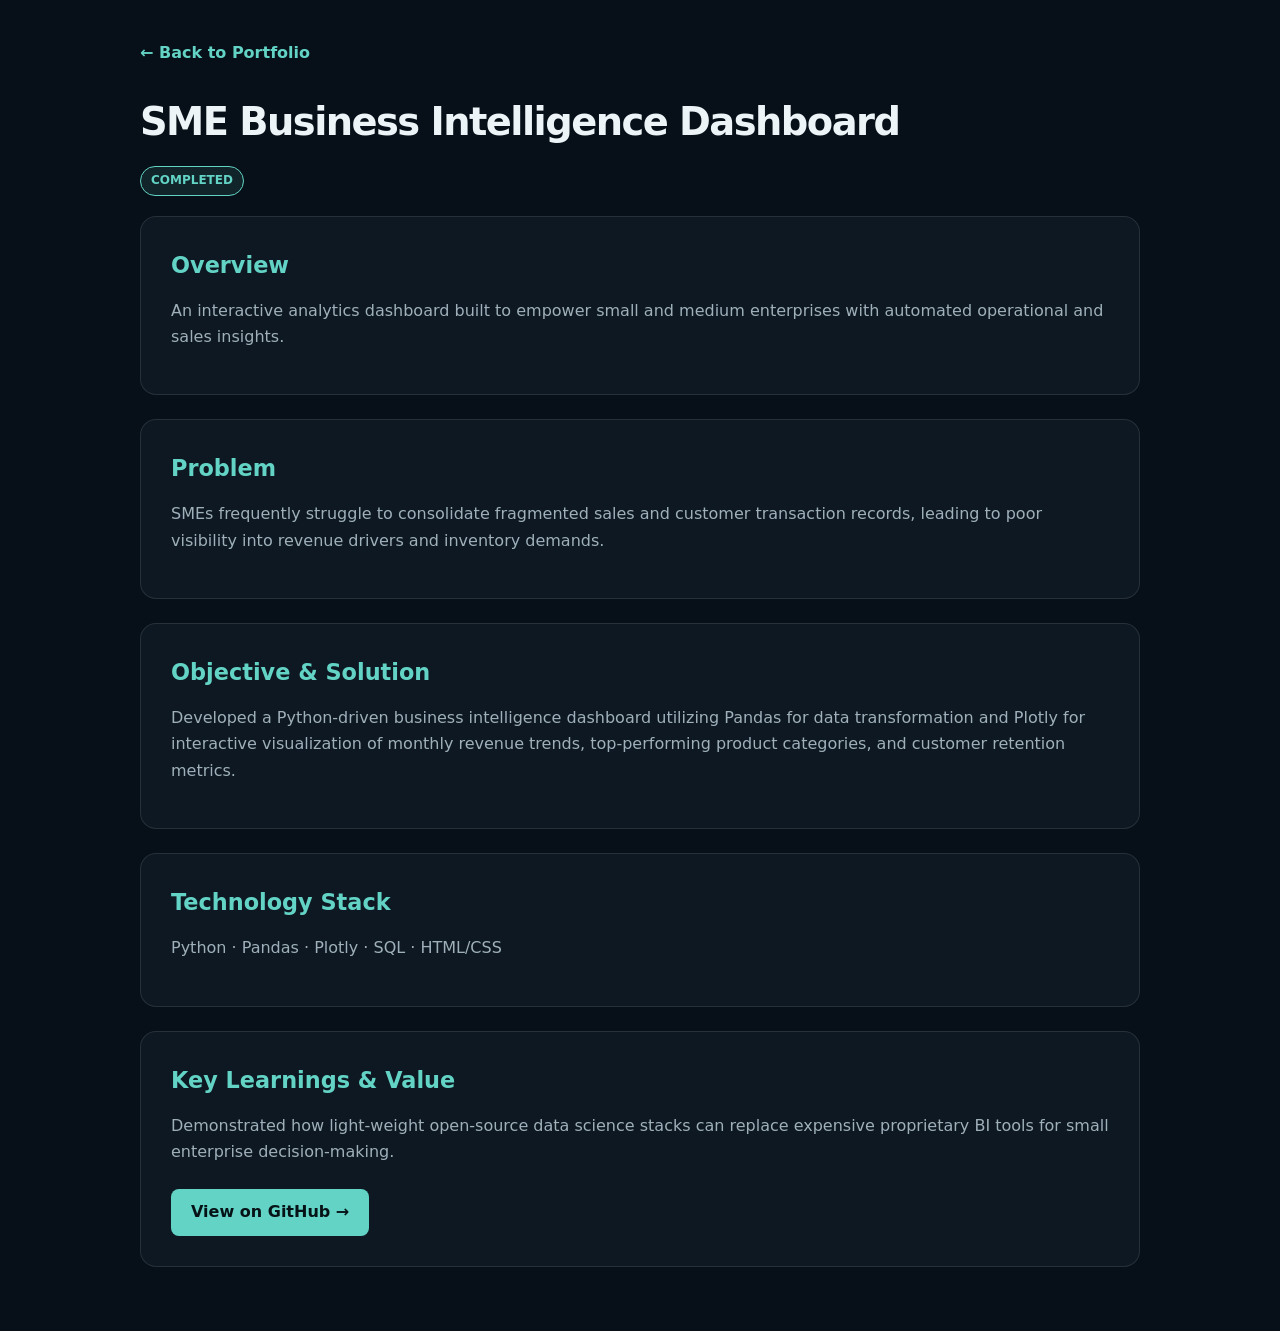
<file: projects/sme-bi-dashboard.html>
<!DOCTYPE html>
<html lang="en">
<head>
  <meta charset="UTF-8" />
  <meta name="viewport" content="width=device-width, initial-scale=1.0" />
  <meta name="description" content="Project Case Study: SME Business Intelligence Dashboard" />
  <title>SME BI Dashboard | Tikondwe Mathias Kaonga</title>
  <style>
    :root{--bg:#071018;--surface:#0d1822;--text:#edf4f7;--muted:#9fb0ba;--line:rgba(255,255,255,.10);--accent:#63d3c5;--max:1000px;--radius:16px;}
    *{box-sizing:border-box;margin:0;padding:0}
    body{font-family:Inter,ui-sans-serif,system-ui,sans-serif;background:var(--bg);color:var(--text);line-height:1.65;padding:40px 20px;}
    .container{width:min(var(--max),100%);margin:auto}
    a.back{display:inline-block;color:var(--accent);margin-bottom:24px;font-weight:600;text-decoration:none}
    h1{font-size:2.4rem;letter-spacing:-.04em;margin-bottom:12px}
    .badge{display:inline-block;padding:4px 10px;background:rgba(99,211,197,.1);border:1px solid var(--accent);color:var(--accent);border-radius:99px;font-size:0.75rem;font-weight:700;margin-bottom:20px}
    .card{background:var(--surface);border:1px solid var(--line);border-radius:var(--radius);padding:30px;margin-bottom:24px}
    h2{font-size:1.4rem;color:var(--accent);margin-bottom:14px}
    p, ul{color:var(--muted);font-size:1rem;margin-bottom:14px}
    ul{padding-left:20px}
    .btn{display:inline-flex;align-items:center;padding:10px 20px;background:var(--accent);color:#061316;border-radius:8px;font-weight:700;text-decoration:none;margin-top:10px}
  </style>
</head>
<body>
  <div class="container">
    <a href="../#projects" class="back">← Back to Portfolio</a>
    <h1>SME Business Intelligence Dashboard</h1>
    <span class="badge">COMPLETED</span>
    
    <article class="card">
      <h2>Overview</h2>
      <p>An interactive analytics dashboard built to empower small and medium enterprises with automated operational and sales insights.</p>
    </article>

    <article class="card">
      <h2>Problem</h2>
      <p>SMEs frequently struggle to consolidate fragmented sales and customer transaction records, leading to poor visibility into revenue drivers and inventory demands.</p>
    </article>

    <article class="card">
      <h2>Objective & Solution</h2>
      <p>Developed a Python-driven business intelligence dashboard utilizing Pandas for data transformation and Plotly for interactive visualization of monthly revenue trends, top-performing product categories, and customer retention metrics.</p>
    </article>

    <article class="card">
      <h2>Technology Stack</h2>
      <p>Python · Pandas · Plotly · SQL · HTML/CSS</p>
    </article>

    <article class="card">
      <h2>Key Learnings & Value</h2>
      <p>Demonstrated how light-weight open-source data science stacks can replace expensive proprietary BI tools for small enterprise decision-making.</p>
      <a href="https://github.com/Tikondwe138" target="_blank" rel="noopener noreferrer" class="btn">View on GitHub →</a>
    </article>
  </div>
</body>
</html>
</file>
<file: css/style.css>
/* Tikondwe Mathias Kaonga — Refined Portfolio Stylesheet
   Visual direction: professional, technical, understated
   Existing root palette and component structure preserved.
*/

:root {
  --bg: #071018;
  --surface: #0d1822;
  --surface-2: #12212d;
  --text: #edf4f7;
  --muted: #9fb0ba;
  --line: rgba(255, 255, 255, 0.10);
  --accent: #63d3c5;
  --accent-2: #8db8ff;
  --max: 1180px;
  --radius: 18px;
  --shadow: 0 18px 50px rgba(0, 0, 0, 0.28);

  /* Supporting design tokens; root colors above remain unchanged. */
  --radius-sm: 10px;
  --radius-md: 14px;
  --container-width: 92%;
  --transition-fast: 180ms ease;
  --transition: 240ms ease;
  --focus-ring: 0 0 0 3px rgba(99, 211, 197, 0.18);
}

/* ---------- Base ---------- */

* {
  box-sizing: border-box;
  margin: 0;
  padding: 0;
}

html {
  scroll-behavior: smooth;
  scroll-padding-top: 88px;
}

body {
  font-family: Inter, ui-sans-serif, system-ui, -apple-system, BlinkMacSystemFont,
    "Segoe UI", sans-serif;
  background:
    radial-gradient(circle at 85% 10%, rgba(99, 211, 197, 0.09), transparent 28%),
    radial-gradient(circle at 10% 35%, rgba(141, 184, 255, 0.07), transparent 26%),
    var(--bg);
  color: var(--text);
  line-height: 1.65;
  min-height: 100vh;
  -webkit-font-smoothing: antialiased;
  text-rendering: optimizeLegibility;
}

::selection {
  background: rgba(99, 211, 197, 0.22);
  color: var(--text);
}

img {
  max-width: 100%;
}

button,
a {
  -webkit-tap-highlight-color: transparent;
}

a {
  color: inherit;
  text-decoration: none;
}

a:focus-visible,
button:focus-visible {
  outline: 2px solid var(--accent);
  outline-offset: 3px;
  box-shadow: var(--focus-ring);
}

button {
  font: inherit;
}

.container {
  width: min(var(--max), var(--container-width));
  margin-inline: auto;
}

/* ---------- Navigation ---------- */

.nav {
  position: sticky;
  top: 0;
  z-index: 100;
  backdrop-filter: blur(18px);
  -webkit-backdrop-filter: blur(18px);
  background: rgba(7, 16, 24, 0.82);
  border-bottom: 1px solid var(--line);
}

.nav-inner {
  min-height: 72px;
  display: flex;
  align-items: center;
  justify-content: space-between;
  gap: 24px;
}

.brand {
  font-weight: 800;
  letter-spacing: -0.03em;
  white-space: nowrap;
}

.brand span {
  color: var(--accent);
}

.nav-links {
  display: flex;
  gap: 24px;
  align-items: center;
}

.nav-links a {
  position: relative;
  font-size: 0.88rem;
  font-weight: 600;
  color: var(--muted);
  transition: color var(--transition-fast);
}

.nav-links a::after {
  content: "";
  position: absolute;
  left: 0;
  right: 0;
  bottom: -8px;
  height: 1px;
  background: var(--accent);
  transform: scaleX(0);
  transform-origin: center;
  transition: transform var(--transition-fast);
}

.nav-links a:hover,
.nav-links a:focus-visible {
  color: var(--text);
}

.nav-links a:hover::after,
.nav-links a:focus-visible::after {
  transform: scaleX(1);
}

.menu {
  display: none;
  background: transparent;
  border: 0;
  color: var(--text);
  font-size: 1.5rem;
  line-height: 1;
  cursor: pointer;
  padding: 8px;
  border-radius: 8px;
}

/* ---------- Hero ---------- */

.hero {
  padding: 105px 0 85px;
  min-height: 680px;
  display: grid;
  grid-template-columns: minmax(0, 1.2fr) minmax(300px, 0.8fr);
  gap: 60px;
  align-items: center;
}

.eyebrow {
  display: inline-flex;
  align-items: center;
  gap: 8px;
  border: 1px solid rgba(99, 211, 197, 0.25);
  color: var(--accent);
  padding: 7px 12px;
  border-radius: 999px;
  font-size: 0.76rem;
  font-weight: 700;
  letter-spacing: 0.08em;
  text-transform: uppercase;
  background: rgba(99, 211, 197, 0.06);
}

h1 {
  max-width: 900px;
  font-size: clamp(3rem, 7vw, 6rem);
  line-height: 0.98;
  letter-spacing: -0.065em;
  margin: 22px 0;
  text-wrap: balance;
}

.hero h1 span {
  color: var(--accent);
}

.hero h2 {
  max-width: 760px;
  font-size: clamp(1.25rem, 2.5vw, 1.8rem);
  line-height: 1.3;
  font-weight: 500;
  color: #c8d5db;
  margin-bottom: 20px;
}

.hero p {
  max-width: 720px;
  font-size: 1.06rem;
  color: var(--muted);
}

.actions {
  display: flex;
  flex-wrap: wrap;
  gap: 12px;
  margin-top: 30px;
}

.btn {
  display: inline-flex;
  align-items: center;
  justify-content: center;
  min-height: 44px;
  padding: 12px 17px;
  border-radius: var(--radius-sm);
  border: 1px solid var(--line);
  font-weight: 700;
  font-size: 0.9rem;
  line-height: 1.2;
  transition:
    transform var(--transition-fast),
    border-color var(--transition-fast),
    background var(--transition-fast),
    color var(--transition-fast),
    box-shadow var(--transition-fast);
  cursor: pointer;
}

.btn.primary {
  background: var(--accent);
  color: #061316;
  border-color: var(--accent);
}

.btn:hover {
  transform: translateY(-2px);
  border-color: rgba(99, 211, 197, 0.45);
}

.btn.primary:hover {
  box-shadow: 0 8px 24px rgba(99, 211, 197, 0.14);
}

.btn:active {
  transform: translateY(0);
}

.hero-card {
  border: 1px solid var(--line);
  background:
    linear-gradient(145deg, rgba(18, 33, 45, 0.95), rgba(9, 20, 29, 0.95));
  padding: 28px;
  border-radius: var(--radius);
  box-shadow: var(--shadow);
}

.hero-card h3 {
  font-size: 1.1rem;
  color: var(--accent);
  margin-bottom: 16px;
  letter-spacing: -0.02em;
}

.hero-card ul {
  list-style: none;
}

.hero-card li {
  padding: 12px 0;
  border-bottom: 1px solid var(--line);
  font-weight: 600;
  font-size: 0.95rem;
  color: var(--text);
  display: flex;
  align-items: center;
  gap: 10px;
}

.hero-card li:last-child {
  border-bottom: 0;
}

.hero-card li::before {
  content: "•";
  color: var(--accent);
  font-size: 1.2rem;
}

/* ---------- Sections ---------- */

section {
  padding: 90px 0;
  border-top: 1px solid var(--line);
}

.section-head {
  display: flex;
  justify-content: space-between;
  gap: 30px;
  align-items: end;
  margin-bottom: 38px;
}

.section-head h2 {
  font-size: clamp(2rem, 4vw, 3.1rem);
  line-height: 1.05;
  letter-spacing: -0.045em;
  text-wrap: balance;
}

.section-head p {
  max-width: 620px;
  color: var(--muted);
}

.grid {
  display: grid;
  gap: 18px;
}

.grid-3 {
  grid-template-columns: repeat(3, minmax(0, 1fr));
}

.grid-2 {
  grid-template-columns: repeat(2, minmax(0, 1fr));
}

/* ---------- Cards ---------- */

.card {
  background: rgba(13, 24, 34, 0.78);
  border: 1px solid var(--line);
  border-radius: var(--radius);
  padding: 25px;
  transition:
    transform var(--transition),
    border-color var(--transition),
    background var(--transition),
    box-shadow var(--transition);
}

.card:hover {
  transform: translateY(-4px);
  border-color: rgba(99, 211, 197, 0.35);
  box-shadow: 0 14px 36px rgba(0, 0, 0, 0.18);
}

.card h3 {
  font-size: 1.12rem;
  line-height: 1.35;
  margin-bottom: 10px;
}

.card p {
  color: var(--muted);
  font-size: 0.94rem;
}

.tag-row {
  display: flex;
  flex-wrap: wrap;
  gap: 7px;
  margin-top: 17px;
}

.tag {
  font-size: 0.72rem;
  line-height: 1.2;
  padding: 5px 8px;
  border: 1px solid var(--line);
  border-radius: 7px;
  color: #c5d2d8;
  background: rgba(255, 255, 255, 0.015);
}

.number {
  font-size: 0.76rem;
  color: var(--accent);
  font-weight: 800;
  letter-spacing: 0.1em;
}

/* ---------- Projects ---------- */

.project-card {
  display: flex;
  flex-direction: column;
  min-height: 380px;
  overflow: hidden;
  padding: 0;
}

.project-card .project-body {
  flex: 1;
  padding: 22px;
  display: flex;
  flex-direction: column;
}

.project-image {
  width: 100%;
  aspect-ratio: 16 / 9;
  overflow: hidden;
  background: var(--surface-2);
  border-bottom: 1px solid var(--line);
}

.project-image img {
  width: 100%;
  height: 100%;
  object-fit: cover;
  display: block;
  transition: transform 0.4s ease;
}

.project-card:hover .project-image img {
  transform: scale(1.03);
}

.project-meta {
  display: flex;
  justify-content: space-between;
  align-items: center;
  gap: 12px;
  margin-bottom: 10px;
}

.project-status {
  font-size: 0.7rem;
  padding: 3px 8px;
  border-radius: 6px;
  font-weight: 700;
  letter-spacing: 0.05em;
  text-transform: uppercase;
  border: 1px solid var(--line);
  white-space: nowrap;
}

.project-status.in-development {
  color: #ff5555;
  border-color: rgba(255, 85, 85, 0.4);
  background: rgba(255, 85, 85, 0.08);
}

.project-status.completed {
  color: var(--accent);
  border-color: rgba(99, 211, 197, 0.4);
  background: rgba(99, 211, 197, 0.08);
}

.project-status.incomplete {
  color: #ffb86c;
  border-color: rgba(255, 184, 108, 0.4);
  background: rgba(255, 184, 108, 0.08);
}

.project-status.concept {
  color: var(--accent-2);
  border-color: rgba(141, 184, 255, 0.4);
  background: rgba(141, 184, 255, 0.08);
}

.project-actions {
  margin-top: auto;
  padding-top: 16px;
  display: flex;
  flex-wrap: wrap;
  gap: 12px;
  align-items: center;
}

.project-actions a {
  font-size: 0.82rem;
  font-weight: 700;
  color: var(--accent);
  transition:
    color var(--transition-fast),
    transform var(--transition-fast);
}

.project-actions a.secondary-action {
  color: var(--text);
}

.project-actions a:hover {
  text-decoration: underline;
  text-underline-offset: 3px;
}

/* ---------- Creative Showcase ---------- */

.creative-showcase {
  display: flex;
  flex-direction: column;
  align-items: center;
  gap: 24px;
  width: 100%;
  margin-top: 10px;
}

.creative-slideshow {
  position: relative;
  width: 100%;
  aspect-ratio: 16 / 9;
  overflow: hidden;
  border-radius: var(--radius);
  border: 1px solid var(--line);
  background: var(--surface-2);
  box-shadow: var(--shadow);
}

.creative-slide {
  position: absolute;
  inset: 0;
  opacity: 0;
  visibility: hidden;
  transition:
    opacity 1.2s ease-in-out,
    visibility 1.2s ease-in-out;
  display: flex;
  align-items: center;
  justify-content: center;
}

.creative-slide.active {
  position: relative;
  opacity: 1;
  visibility: visible;
}

.creative-slide img {
  width: 100%;
  height: 100%;
  object-fit: contain;
  display: block;
}

.creative-indicators {
  display: flex;
  gap: 10px;
  justify-content: center;
  align-items: center;
}

.creative-dot {
  width: 10px;
  height: 10px;
  border-radius: 50%;
  background: var(--line);
  border: 1px solid var(--line);
  cursor: pointer;
  transition:
    background var(--transition-fast),
    border-color var(--transition-fast),
    transform var(--transition-fast);
}

.creative-dot:hover {
  transform: scale(1.08);
}

.creative-dot.active {
  background: var(--accent);
  border-color: var(--accent);
  transform: scale(1.2);
}

.creative-cta {
  margin-top: 8px;
  text-align: center;
}

.creative-cta .btn {
  padding: 14px 24px;
  font-size: 0.95rem;
}

/* ---------- Accessibility / Motion ---------- */

@media (prefers-reduced-motion: reduce) {
  html {
    scroll-behavior: auto;
  }

  *,
  *::before,
  *::after {
    transition-duration: 0.01ms !important;
    animation-duration: 0.01ms !important;
    animation-iteration-count: 1 !important;
    scroll-behavior: auto !important;
  }

  .creative-slide {
    transition: none !important;
  }

  .card:hover,
  .btn:hover {
    transform: none;
  }
}

/* ---------- Timeline ---------- */

.timeline {
  position: relative;
  margin-left: 8px;
}

.timeline::before {
  content: "";
  position: absolute;
  left: 8px;
  top: 8px;
  bottom: 8px;
  width: 1px;
  background: var(--line);
}

.timeline-item {
  position: relative;
  padding: 0 0 34px 42px;
}

.timeline-item:last-child {
  padding-bottom: 0;
}

.timeline-item::before {
  content: "";
  position: absolute;
  left: 3px;
  top: 7px;
  width: 11px;
  height: 11px;
  background: var(--accent);
  border-radius: 50%;
  box-shadow: 0 0 0 5px rgba(99, 211, 197, 0.08);
}

.timeline-item h3 {
  font-size: 1.1rem;
  line-height: 1.35;
}

.timeline-item .meta {
  font-size: 0.78rem;
  color: var(--accent);
  margin: 4px 0 8px;
}

.timeline-item p {
  color: var(--muted);
  max-width: 780px;
  margin-bottom: 6px;
}

/* ---------- Process ---------- */

.process {
  display: grid;
  grid-template-columns: repeat(6, minmax(0, 1fr));
  gap: 8px;
  margin-top: 28px;
}

.step {
  border: 1px solid var(--line);
  padding: 16px 10px;
  text-align: center;
  border-radius: 12px;
  background: rgba(13, 24, 34, 0.7);
  transition:
    border-color var(--transition-fast),
    background var(--transition-fast),
    transform var(--transition-fast);
}

.step:hover {
  border-color: rgba(99, 211, 197, 0.3);
  background: rgba(13, 24, 34, 0.9);
  transform: translateY(-2px);
}

.step strong {
  display: block;
  color: var(--accent);
  font-size: 0.8rem;
  margin-bottom: 5px;
}

.step span {
  font-size: 0.75rem;
  color: var(--muted);
}

/* ---------- Contact ---------- */

.contact {
  display: grid;
  grid-template-columns: 1fr 1fr;
  gap: 20px;
}

.contact-box {
  padding: 30px;
}

.contact-link {
  display: block;
  padding: 13px 0;
  border-bottom: 1px solid var(--line);
  color: #cdd9de;
  transition:
    color var(--transition-fast),
    padding-left var(--transition-fast);
}

.contact-link:last-child {
  border-bottom: 0;
}

.contact-link:hover {
  color: var(--accent);
  padding-left: 4px;
}

/* ---------- Footer ---------- */

footer {
  padding: 40px 0;
  color: var(--muted);
  font-size: 0.88rem;
  border-top: 1px solid var(--line);
}

footer .footer-inner {
  display: flex;
  flex-direction: column;
  gap: 12px;
  align-items: center;
  text-align: center;
}

footer a {
  color: var(--accent);
  font-weight: 600;
}

.creative-card {
  cursor: pointer;
}

/* ---------- Tablet ---------- */

@media (max-width: 900px) {
  .hero {
    grid-template-columns: 1fr;
    padding-top: 75px;
    min-height: auto;
  }

  .hero-card {
    max-width: 720px;
  }

  .grid-3 {
    grid-template-columns: 1fr 1fr;
  }

  .process {
    grid-template-columns: repeat(3, minmax(0, 1fr));
  }

  .contact {
    grid-template-columns: 1fr;
  }

  .section-head {
    align-items: flex-start;
    flex-direction: column;
  }
}

/* ---------- Mobile ---------- */

@media (max-width: 650px) {
  .container {
    width: min(92%, 560px);
  }

  .nav-links {
    display: none;
    position: absolute;
    top: 72px;
    left: 0;
    right: 0;
    background: rgba(7, 16, 24, 0.98);
    padding: 20px;
    flex-direction: column;
    align-items: stretch;
    gap: 4px;
    border-bottom: 1px solid var(--line);
    box-shadow: 0 16px 30px rgba(0, 0, 0, 0.2);
  }

  .nav-links.open {
    display: flex;
  }

  .nav-links a {
    padding: 11px 4px;
  }

  .nav-links a::after {
    display: none;
  }

  .menu {
    display: block;
  }

  .hero {
    padding: 64px 0 60px;
    gap: 38px;
  }

  h1 {
    font-size: clamp(2.9rem, 15vw, 4.2rem);
    margin: 18px 0;
  }

  .hero h2 {
    font-size: 1.2rem;
  }

  .hero p {
    font-size: 0.98rem;
  }

  .actions {
    margin-top: 24px;
  }

  .btn {
    width: 100%;
  }

  section {
    padding: 70px 0;
  }

  .section-head {
    margin-bottom: 28px;
    gap: 14px;
  }

  .section-head h2 {
    font-size: 2rem;
  }

  .grid-3,
  .grid-2 {
    grid-template-columns: 1fr;
  }

  .card {
    padding: 21px;
  }

  .project-card {
    min-height: 350px;
  }

  .project-card .project-body {
    padding: 20px;
  }

  .process {
    grid-template-columns: 1fr 1fr;
  }

  .contact-box {
    padding: 24px;
  }

  .creative-slideshow {
    border-radius: var(--radius-md);
  }
}

/* ---------- Small Mobile ---------- */

@media (max-width: 420px) {
  .nav-inner {
    min-height: 66px;
  }

  .nav-links {
    top: 66px;
  }

  .hero {
    padding-top: 52px;
  }

  .eyebrow {
    font-size: 0.7rem;
  }

  h1 {
    font-size: 2.8rem;
  }

  .hero-card,
  .card,
  .contact-box {
    border-radius: var(--radius-md);
  }

  .process {
    grid-template-columns: 1fr;
  }
}
</file>
<file: Tikondwe_portfolio/css/style.css>
/* Tikondwe Mathias Kaonga — Main Stylesheet */
:root {
  --bg: #071018;
  --surface: #0d1822;
  --surface-2: #12212d;
  --text: #edf4f7;
  --muted: #9fb0ba;
  --line: rgba(255, 255, 255, 0.10);
  --accent: #63d3c5;
  --accent-2: #8db8ff;
  --max: 1180px;
  --radius: 18px;
  --shadow: 0 18px 50px rgba(0, 0, 0, 0.28);
}
* { box-sizing: border-box; margin: 0; padding: 0; }
html { scroll-behavior: smooth; }
body {
  font-family: Inter, ui-sans-serif, system-ui, -apple-system, BlinkMacSystemFont, "Segoe UI", sans-serif;
  background:
    radial-gradient(circle at 85% 10%, rgba(99, 211, 197, 0.09), transparent 28%),
    radial-gradient(circle at 10% 35%, rgba(141, 184, 255, 0.07), transparent 26%),
    var(--bg);
  color: var(--text);
  line-height: 1.65;
}
a { color: inherit; text-decoration: none; }
a:focus-visible, button:focus-visible {
  outline: 2px solid var(--accent);
  outline-offset: 3px;
}
.container { width: min(var(--max), 92%); margin: auto; }
.nav {
  position: sticky; top: 0; z-index: 100;
  backdrop-filter: blur(16px);
  background: rgba(7, 16, 24, 0.78);
  border-bottom: 1px solid var(--line);
}
.nav-inner { height: 72px; display: flex; align-items: center; justify-content: space-between; }
.brand { font-weight: 800; letter-spacing: -0.03em; }
.brand span { color: var(--accent); }
.nav-links { display: flex; gap: 24px; align-items: center; }
.nav-links a { font-size: 0.88rem; color: var(--muted); transition: 0.2s; }
.nav-links a:hover { color: var(--text); }
.menu { display: none; background: none; border: 0; color: var(--text); font-size: 1.5rem; cursor: pointer; }
.hero { padding: 105px 0 85px; min-height: 680px; display: grid; grid-template-columns: 1.2fr 0.8fr; gap: 60px; align-items: center; }
.eyebrow {
  display: inline-flex; align-items: center; gap: 8px;
  border: 1px solid rgba(99, 211, 197, 0.25);
  color: var(--accent); padding: 7px 12px; border-radius: 999px;
  font-size: 0.78rem; font-weight: 700; letter-spacing: 0.08em; text-transform: uppercase;
  background: rgba(99, 211, 197, 0.06);
}
h1 { font-size: clamp(3rem, 7vw, 6rem); line-height: 0.98; letter-spacing: -0.065em; margin: 22px 0; }
.hero h1 span { color: var(--accent); }
.hero h2 { font-size: clamp(1.25rem, 2.5vw, 1.8rem); font-weight: 500; color: #c8d5db; margin-bottom: 20px; }
.hero p { font-size: 1.08rem; color: var(--muted); max-width: 720px; }
.actions { display: flex; flex-wrap: wrap; gap: 12px; margin-top: 30px; }
.btn {
  display: inline-flex; align-items: center; justify-content: center;
  padding: 12px 17px; border-radius: 10px; border: 1px solid var(--line);
  font-weight: 700; font-size: 0.9rem; transition: 0.2s; cursor: pointer;
}
.btn.primary { background: var(--accent); color: #061316; border-color: var(--accent); }
.btn:hover { transform: translateY(-2px); }
.hero-card {
  border: 1px solid var(--line); background: linear-gradient(145deg, rgba(18, 33, 45, 0.95), rgba(9, 20, 29, 0.95));
  padding: 28px; border-radius: var(--radius); box-shadow: var(--shadow);
}
.hero-card h3 { font-size: 1.1rem; color: var(--accent); margin-bottom: 16px; letter-spacing: -0.02em; }
.hero-card ul { list-style: none; }
.hero-card li { padding: 12px 0; border-bottom: 1px solid var(--line); font-weight: 600; font-size: 0.95rem; color: var(--text); display: flex; align-items: center; gap: 10px; }
.hero-card li:last-child { border-bottom: 0; }
.hero-card li::before { content: "•"; color: var(--accent); font-size: 1.2rem; }
section { padding: 90px 0; border-top: 1px solid var(--line); }
.section-head { display: flex; justify-content: space-between; gap: 30px; align-items: end; margin-bottom: 38px; }
.section-head h2 { font-size: clamp(2rem, 4vw, 3.1rem); letter-spacing: -0.045em; }
.section-head p { max-width: 620px; color: var(--muted); }
.grid { display: grid; gap: 18px; }
.grid-3 { grid-template-columns: repeat(3, 1fr); }
.grid-2 { grid-template-columns: repeat(2, 1fr); }
.card {
  background: rgba(13, 24, 34, 0.78); border: 1px solid var(--line);
  border-radius: var(--radius); padding: 25px; transition: 0.25s;
}
.card:hover { transform: translateY(-4px); border-color: rgba(99, 211, 197, 0.35); }
.card h3 { font-size: 1.12rem; margin-bottom: 10px; }
.card p { color: var(--muted); font-size: 0.94rem; }
.tag-row { display: flex; flex-wrap: wrap; gap: 7px; margin-top: 17px; }
.tag { font-size: 0.72rem; padding: 5px 8px; border: 1px solid var(--line); border-radius: 7px; color: #c5d2d8; }
.number { font-size: 0.76rem; color: var(--accent); font-weight: 800; letter-spacing: 0.1em; }
.project-card { display: flex; flex-direction: column; min-height: 380px; overflow: hidden; padding: 0; }
.project-card .project-body { flex: 1; padding: 22px; display: flex; flex-direction: column; }
.project-image { width: 100%; aspect-ratio: 16 / 9; overflow: hidden; background: var(--surface-2); border-bottom: 1px solid var(--line); }
.project-image img { width: 100%; height: 100%; object-fit: cover; display: block; transition: transform 0.3s ease; }
.project-card:hover .project-image img { transform: scale(1.03); }
.project-meta { display: flex; justify-content: space-between; align-items: center; margin-bottom: 10px; }
.project-status { font-size: 0.7rem; padding: 3px 8px; border-radius: 6px; font-weight: 700; letter-spacing: 0.05em; text-transform: uppercase; border: 1px solid var(--line); }
.project-status.in-development { color: #ff5555; border-color: rgba(255, 85, 85, 0.4); background: rgba(255, 85, 85, 0.08); }
.project-status.completed { color: var(--accent); border-color: rgba(99, 211, 197, 0.4); background: rgba(99, 211, 197, 0.08); }
.project-status.incomplete { color: #ffb86c; border-color: rgba(255, 184, 108, 0.4); background: rgba(255, 184, 108, 0.08); }
.project-status.concept { color: var(--accent-2); border-color: rgba(141, 184, 255, 0.4); background: rgba(141, 184, 255, 0.08); }
.project-actions { margin-top: auto; padding-top: 16px; display: flex; flex-wrap: wrap; gap: 12px; align-items: center; }
.project-actions a { font-size: 0.82rem; font-weight: 700; color: var(--accent); transition: color 0.2s; }
.project-actions a.secondary-action { color: var(--text); }
.project-actions a:hover { text-decoration: underline; }
/* Creative Section Fade Slideshow */
.creative-showcase { display: flex; flex-direction: column; align-items: center; gap: 24px; width: 100%; margin-top: 10px; }
.creative-slideshow {
  position: relative;
  width: 100%;
  aspect-ratio: 16 / 9;
  overflow: hidden;
  border-radius: var(--radius);
  border: 1px solid var(--line);
  background: var(--surface-2);
  box-shadow: var(--shadow);
}
.creative-slide {
  position: absolute;
  inset: 0;
  opacity: 0;
  visibility: hidden;
  transition: opacity 1.2s ease-in-out, visibility 1.2s ease-in-out;
  display: flex;
  align-items: center;
  justify-content: center;
}
.creative-slide.active {
  position: relative;
  opacity: 1;
  visibility: visible;
}
.creative-slide img {
  width: 100%;
  height: 100%;
  object-fit: contain;
  display: block;
}
.creative-indicators {
  display: flex;
  gap: 10px;
  justify-content: center;
  align-items: center;
}
.creative-dot {
  width: 10px;
  height: 10px;
  border-radius: 50%;
  background: var(--line);
  border: 1px solid var(--line);
  cursor: pointer;
  transition: background 0.3s, transform 0.2s;
}
.creative-dot.active {
  background: var(--accent);
  border-color: var(--accent);
  transform: scale(1.2);
}
.creative-cta { margin-top: 8px; text-align: center; }
.creative-cta .btn { padding: 14px 24px; font-size: 0.95rem; }

@media (prefers-reduced-motion: reduce) {
  .creative-slide { transition: none !important; }
}

.timeline { position: relative; margin-left: 8px; }
.timeline::before { content: ""; position: absolute; left: 8px; top: 8px; bottom: 8px; width: 1px; background: var(--line); }
.timeline-item { position: relative; padding: 0 0 34px 42px; }
.timeline-item::before {
  content: ""; position: absolute; left: 3px; top: 7px; width: 11px; height: 11px;
  background: var(--accent); border-radius: 50%; box-shadow: 0 0 0 5px rgba(99, 211, 197, 0.08);
}
.timeline-item h3 { font-size: 1.1rem; }
.timeline-item .meta { font-size: 0.78rem; color: var(--accent); margin: 4px 0 8px; }
.timeline-item p { color: var(--muted); max-width: 780px; margin-bottom: 6px; }
.process { display: grid; grid-template-columns: repeat(6, 1fr); gap: 8px; margin-top: 28px; }
.step { border: 1px solid var(--line); padding: 16px 10px; text-align: center; border-radius: 12px; background: rgba(13, 24, 34, 0.7); }
.step strong { display: block; color: var(--accent); font-size: 0.8rem; margin-bottom: 5px; }
.step span { font-size: 0.75rem; color: var(--muted); }
.contact { display: grid; grid-template-columns: 1fr 1fr; gap: 20px; }
.contact-box { padding: 30px; }
.contact-link { display: block; padding: 13px 0; border-bottom: 1px solid var(--line); color: #cdd9de; }
.contact-link:last-child { border-bottom: 0; }
footer { padding: 40px 0; color: var(--muted); font-size: 0.88rem; border-top: 1px solid var(--line); }
footer .footer-inner { display: flex; flex-direction: column; gap: 12px; align-items: center; text-align: center; }
footer a { color: var(--accent); font-weight: 600; }
.creative-card { cursor: pointer; }
@media(max-width:900px){
  .hero { grid-template-columns: 1fr; padding-top: 75px; }
  .grid-3 { grid-template-columns: 1fr 1fr; }
  .process { grid-template-columns: repeat(3, 1fr); }
  .contact { grid-template-columns: 1fr; }
}
@media(max-width:650px){
  .nav-links { display: none; position: absolute; top: 72px; left: 0; right: 0; background: #071018; padding: 20px; flex-direction: column; border-bottom: 1px solid var(--line); }
  .nav-links.open { display: flex; }
  .menu { display: block; }
  .grid-3, .grid-2 { grid-template-columns: 1fr; }
  .process { grid-template-columns: 1fr 1fr; }
  section { padding: 70px 0; }
  h1 { font-size: 3.2rem; }
}
</file>
